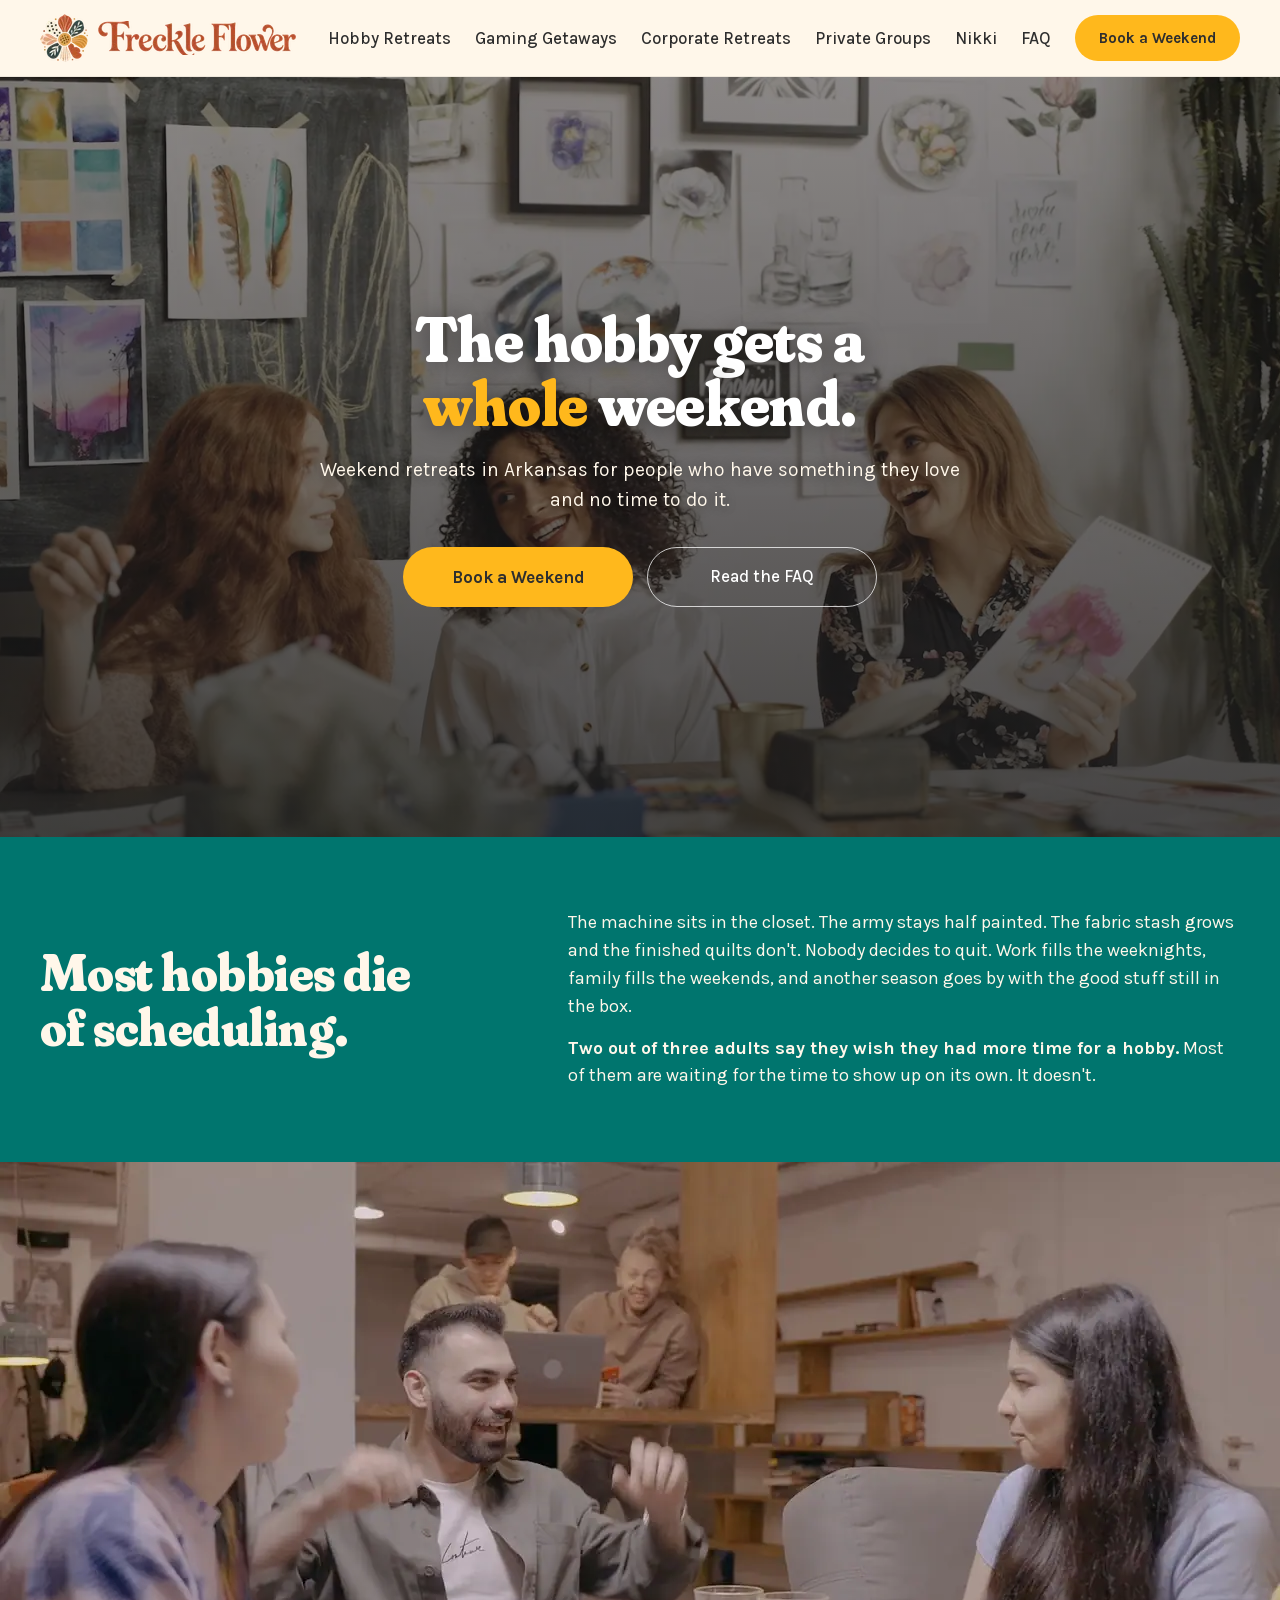
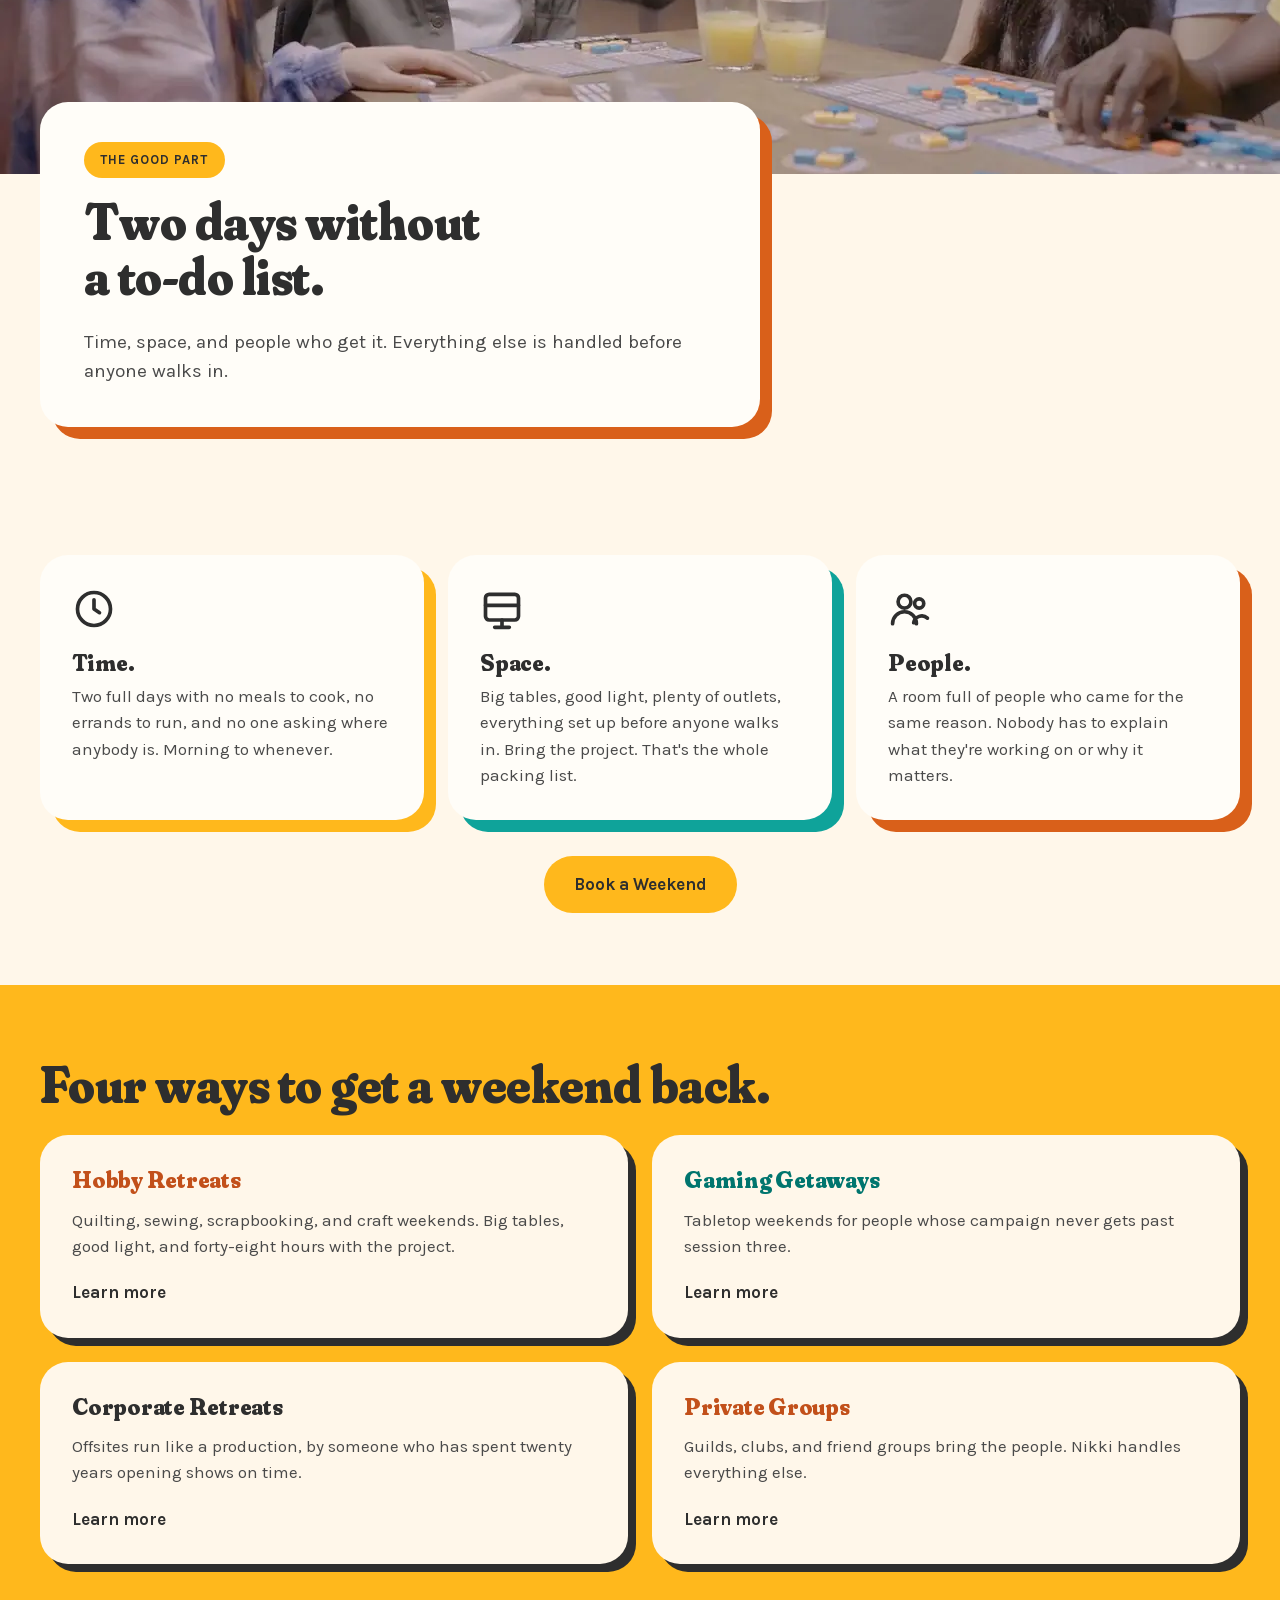
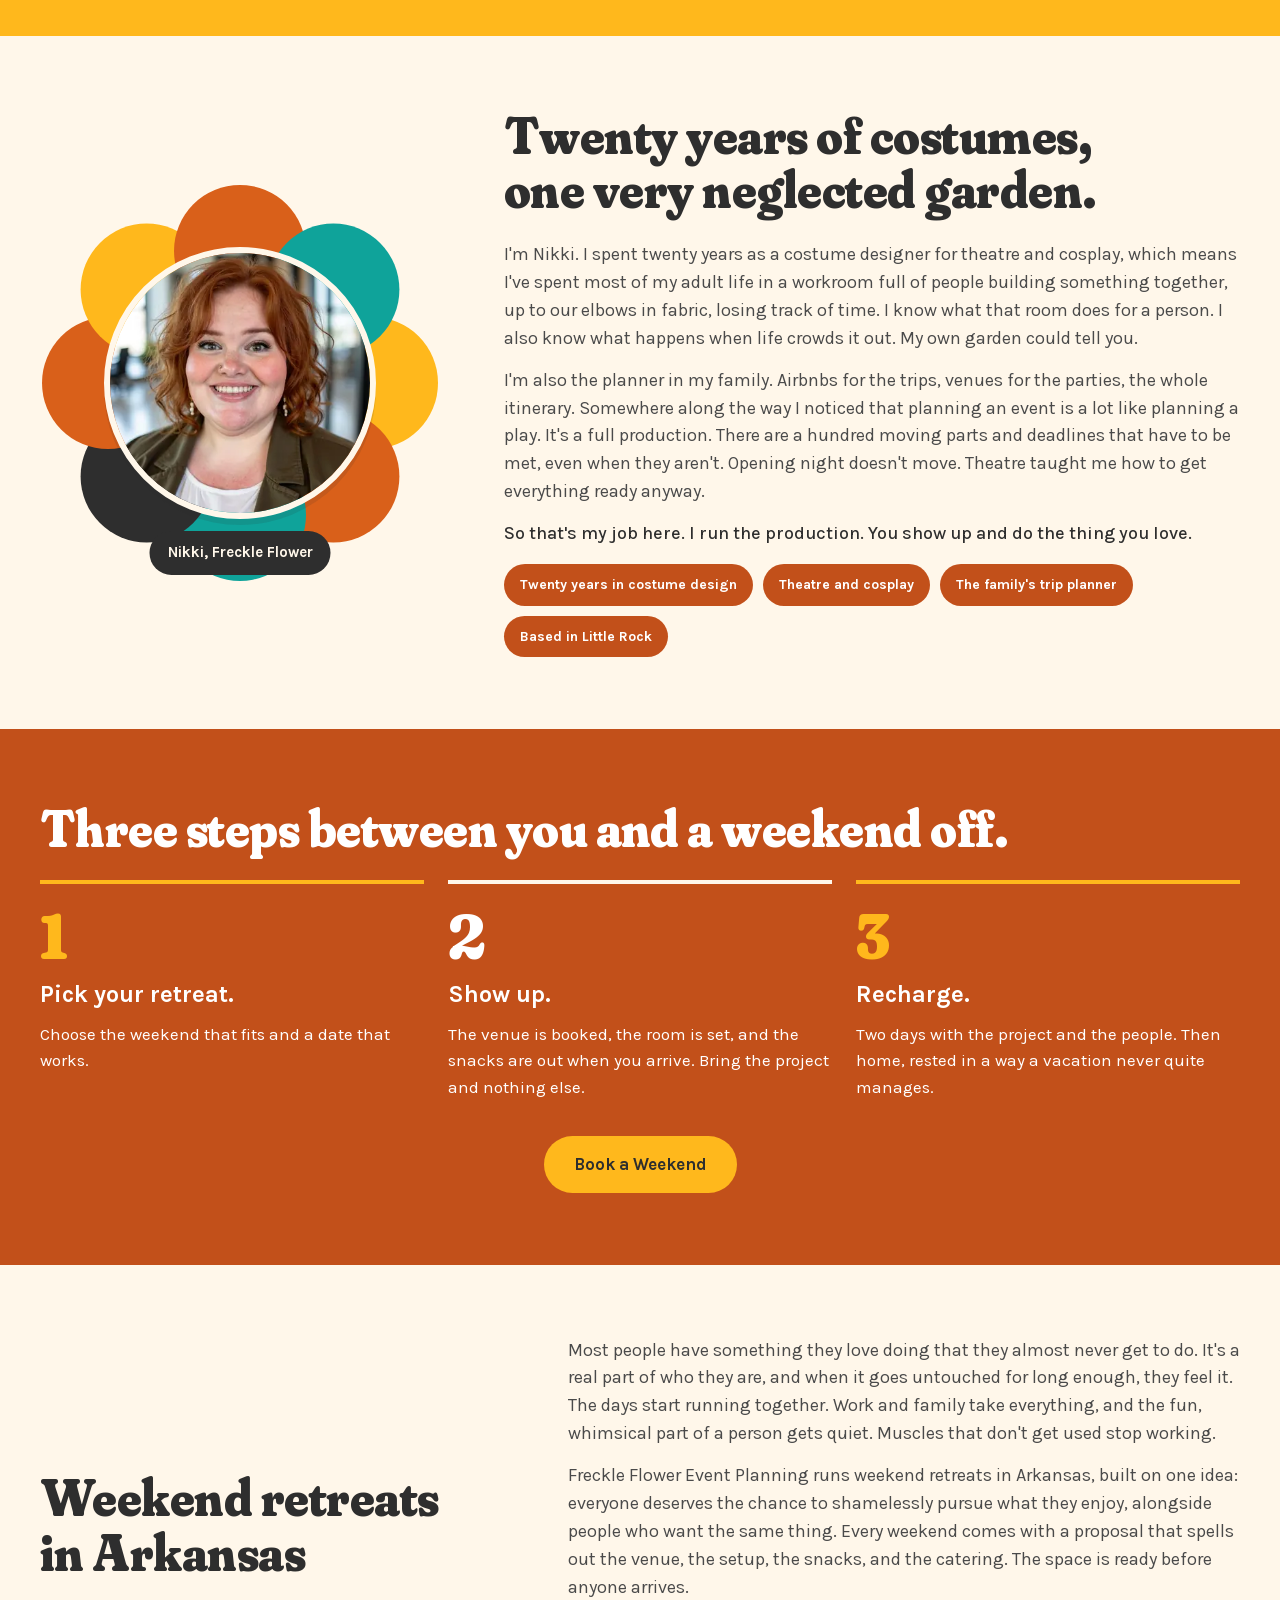
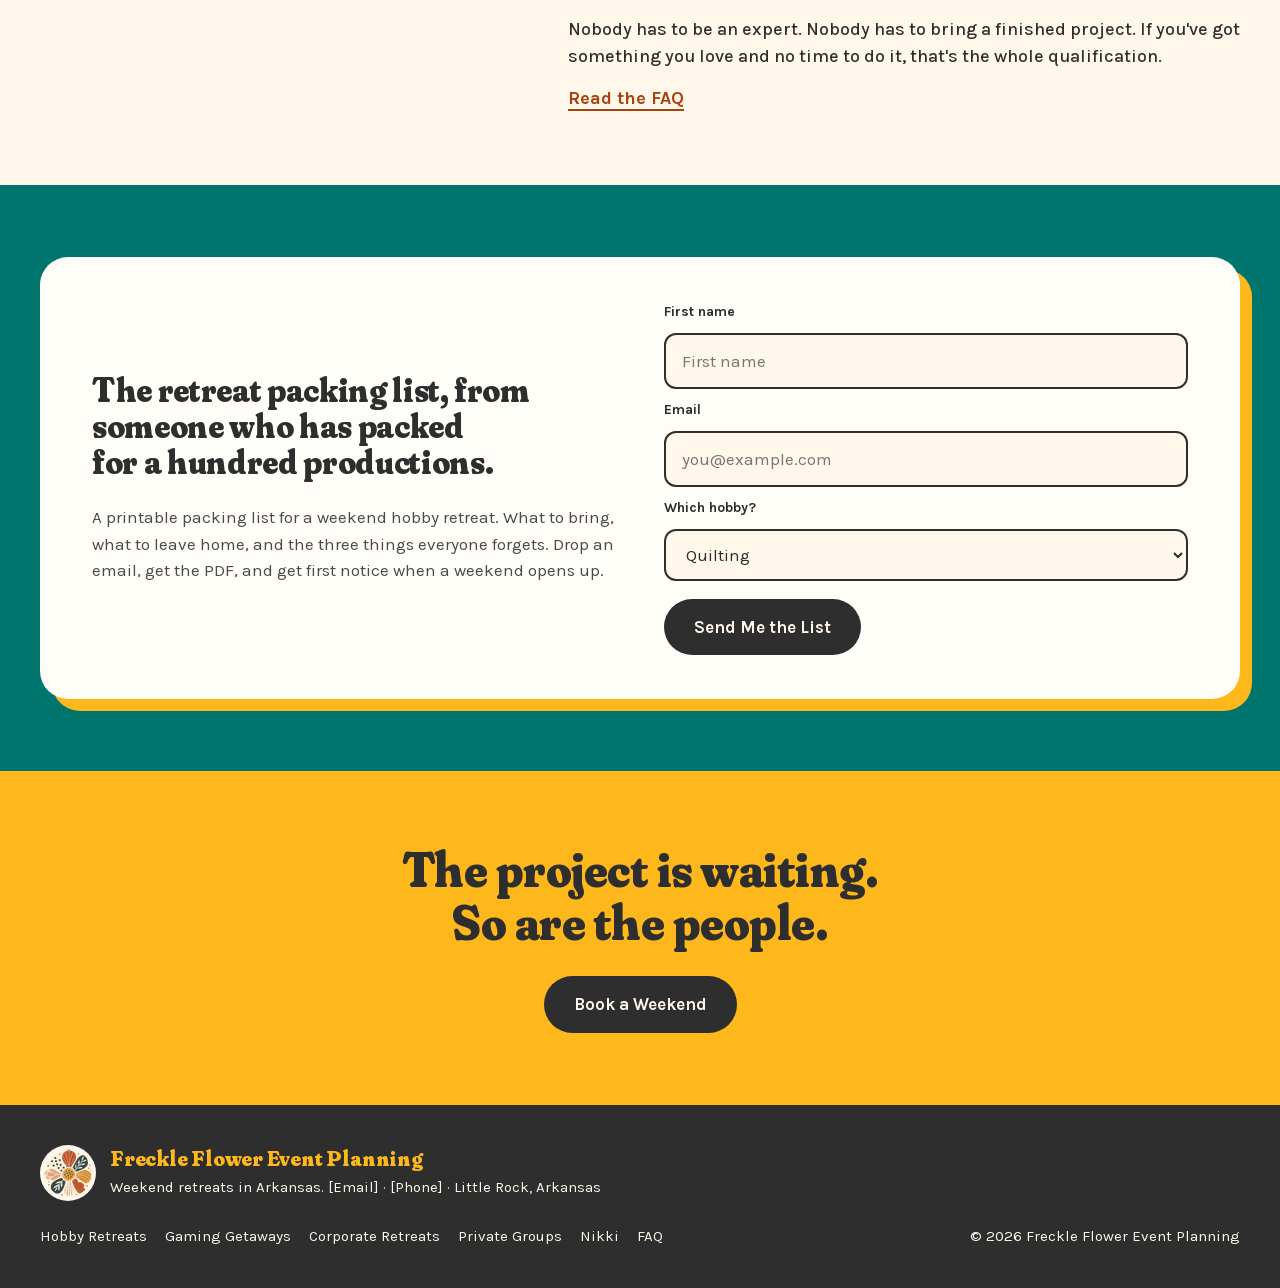
<file: public/index.html>
<!doctype html>
<html lang="en">
<head>
<meta charset="utf-8">
<meta name="viewport" content="width=device-width, initial-scale=1">
<title>Freckle Flower Event Planning | Weekend Retreats in Arkansas</title>
<meta name="description" content="Weekend retreats in Arkansas for people who have something they love and no time to do it. Hobby, gaming, corporate, and private group weekends. Books at five.">
<meta name="theme-color" content="#FFF7EA">
<link rel="icon" href="favicon-48.png" sizes="48x48" type="image/png">
<link rel="icon" href="favicon-32.png" sizes="32x32" type="image/png">
<link rel="apple-touch-icon" href="apple-touch-icon.png">
<link rel="preload" as="image" imagesrcset="assets/img/craft-friends-480.webp 480w, assets/img/craft-friends-800.webp 800w, assets/img/craft-friends-1200.webp 1200w, assets/img/craft-friends-1600.webp 1600w, assets/img/craft-friends-1920.webp 1920w" imagesizes="100vw" fetchpriority="high">
<link rel="preload" href="assets/fonts/fraunces-800.woff2" as="font" type="font/woff2" crossorigin>
<link rel="preload" href="assets/fonts/karla-latin.woff2" as="font" type="font/woff2" crossorigin>
<style>@font-face{font-family:'Fraunces';font-style:normal;font-weight:800;font-display:swap;src:url(assets/fonts/fraunces-800.woff2) format('woff2')}
@font-face{font-family:'Karla';font-style:normal;font-weight:400 800;font-display:swap;src:url(assets/fonts/karla-latin.woff2) format('woff2')}
:root{--terracotta:#D9601A;--terracotta-deep:#C2501A;--cream:#FFF7EA;--cream-light:#FFFDF8;--marigold:#FFB81C;--teal:#0FA39A;--teal-deep:#00756E;--charcoal:#2E2E2E;--muted:#4A4A4A;--ink:var(--charcoal);--rust:var(--terracotta-deep);--rust-text:#A8410F;--on-terracotta:#FFFFFF;--card:var(--cream-light)}
*{box-sizing:border-box}
html{scroll-behavior:smooth}
body{margin:0;background:var(--cream);color:var(--ink);font-family:Karla,Arial,Helvetica,sans-serif;font-size:17px;line-height:1.55}
img,video{max-width:100%;display:block}
img{height:auto}
a{color:var(--rust-text)}
.display{font-family:Fraunces,'Times New Roman',Times,serif;font-variation-settings:"SOFT" 100,"WONK" 1;letter-spacing:-.01em;font-weight:800;line-height:1.05}
h1,h2,h3{margin:0}
h2.display{font-size:clamp(30px,4.4vw,52px);margin-bottom:24px;text-wrap:balance}
h3.display{font-size:24px;margin-bottom:8px}
p{margin:0 0 14px}
p:last-child{margin-bottom:0}
.wrap{width:min(1200px,100% - 32px);margin-inline:auto}
.text-rust{color:var(--terracotta-deep)}.text-teal{color:var(--teal-deep)}.text-charcoal{color:var(--charcoal)}
.lead{font-size:19px;color:var(--muted)}
.prose{color:var(--muted);font-size:18px}
.prose .strong,.strong{color:var(--ink);font-weight:500}
.prose h2{color:var(--ink)}
.eyebrow{display:inline-block;background:var(--marigold);color:var(--charcoal);border-radius:999px;padding:8px 16px;font-size:13px;font-weight:700;letter-spacing:.08em;text-transform:uppercase;margin-bottom:16px}


/* nav */
.nav{background:var(--cream);position:sticky;top:0;z-index:20;border-bottom:1px solid rgba(46,46,46,.08)}
.nav-inner{display:flex;align-items:center;justify-content:space-between;min-height:76px;gap:16px}
.brand{display:flex;align-items:center;gap:10px;text-decoration:none;flex:0 0 auto}
.brand-flower{width:48px;height:48px}
.brand-word{width:198px;height:34px}
@media (max-width:380px){.brand-flower{width:40px;height:40px}.brand-word{width:163px;height:28px}}
.menu ul{list-style:none;margin:0;padding:0;display:flex;gap:24px;align-items:center;font-weight:500}
.menu a{color:var(--ink);text-decoration:none}
.menu a.active{border-bottom:2px solid var(--rust-text);padding-bottom:2px}
.nav-toggle{display:none;background:none;border:0;width:44px;height:44px;padding:8px;cursor:pointer;flex-direction:column;justify-content:center;gap:6px}
.nav-toggle span{display:block;height:3px;background:var(--ink);border-radius:2px}
@media (max-width:1100px){
  .nav-toggle{display:flex}
  .menu{display:none;position:absolute;left:0;right:0;top:100%;background:var(--cream);border-bottom:1px solid rgba(46,46,46,.1);padding:12px 16px 20px}
  .menu.open{display:block}
  .menu ul{flex-direction:column;align-items:flex-start;gap:14px}
  .menu ul li{width:100%}.menu a{display:block;padding:8px 0;font-size:18px}
}

/* buttons */
.btn{display:inline-block;padding:16px 28px;border-radius:999px;font-weight:700;font-size:17px;text-decoration:none;color:var(--ink);border:2px solid transparent;cursor:pointer;font-family:inherit;line-height:1.2}
.btn-accent{background:var(--marigold)}
.btn-secondary{background:transparent;border:1.5px solid rgba(46,46,46,.55);font-weight:500}
.btn-ink{background:var(--ink);color:var(--cream)}
.c-marigold{background:var(--marigold)}.c-ink{background:var(--ink);color:var(--cream)}.c-teal{background:var(--teal-deep);color:var(--cream)}.c-terracotta{background:var(--terracotta-deep);color:var(--on-terracotta)}
.menu .btn{padding:12px 22px;font-size:15px}
.btn-row{display:flex;gap:14px;flex-wrap:wrap;margin-top:8px}
.link{font-weight:700;text-decoration:none;color:var(--rust-text);border-bottom:2px solid var(--rust-text)}

/* hero */
.page-title{font-size:clamp(36px,5.5vw,64px);line-height:1;margin-bottom:16px}
@media (max-width:900px){
  .eyebrow{font-size:12px;letter-spacing:.06em;border-radius:14px;padding:7px 12px}
}

/* cards */
.card{background:var(--card);border-radius:28px;padding:32px;color:var(--ink)}
.card p{color:var(--muted)}
.card svg{color:var(--ink);margin-bottom:12px}
.shadow-marigold{box-shadow:12px 12px 0 var(--marigold)}
.shadow-terracotta{box-shadow:12px 12px 0 var(--terracotta)}
.shadow-teal{box-shadow:12px 12px 0 var(--teal)}

.shadow-ink{box-shadow:8px 8px 0 var(--ink)}
.card-link{text-decoration:none;background:var(--cream);display:flex;flex-direction:column;gap:6px}
.card-link .more{font-weight:700;margin-top:auto}

/* sections */
.band{padding:72px 0}
.band-teal{background:var(--teal-deep);color:var(--cream)}.band-terracotta{background:var(--terracotta-deep);color:var(--on-terracotta)}
.band-teal .display,.band-teal .prose,.band-teal .prose .strong,.band-teal h2.text-rust{color:var(--cream)}
.band-terracotta .display,.band-terracotta .prose,.band-terracotta .prose .strong,.band-terracotta .step p,.band-terracotta .step h3{color:var(--on-terracotta)}
.band-teal .card .display,.band-terracotta .card .display{color:var(--charcoal)}.band-marigold{background:var(--marigold)}
.two-col{display:grid;grid-template-columns:minmax(0,5fr) minmax(0,7fr);gap:48px;align-items:center}
.two-col h2{margin-bottom:0}
.grid{display:grid;gap:24px}
.grid-3{grid-template-columns:repeat(3,minmax(0,1fr))}
.grid-2{grid-template-columns:repeat(2,minmax(0,1fr))}
@media (max-width:900px){.two-col{grid-template-columns:1fr;gap:20px}.grid-3{grid-template-columns:1fr}.grid-2{grid-template-columns:1fr}.band{padding:56px 0}}
.band .btn-row{margin-top:36px;justify-content:center}
.cta-inner{display:flex;flex-direction:column;align-items:center;text-align:center;gap:28px}
.cta-inner h2{margin:0;max-width:820px;font-size:clamp(30px,4.2vw,50px);text-wrap:balance}

/* group video band: video on top, card overlapping its bottom edge */
.party{position:relative;padding:0 0 56px;background:var(--cream)}
.party-media{position:relative;width:100%;height:min(68vh,640px);min-height:320px;overflow:hidden;background:var(--cream)}
.party-poster,.party-video{position:absolute;inset:0;width:100%;height:100%;max-width:none;object-fit:cover;object-position:center 30%}
.party-video{opacity:0;transition:opacity .9s ease}
.party-video.is-on{opacity:1}
.party-card{position:relative;margin-top:-72px;max-width:720px;background:var(--card);padding:40px 44px}
@media (max-width:900px){.party{padding-bottom:44px}.party-media{height:auto;min-height:0;aspect-ratio:4/3}.party-card{margin-top:-44px;max-width:none}}
@media (min-width:600px) and (max-width:900px){.party-media{aspect-ratio:16/9}}

/* guide: Nikki at the center of a flower */
.guide{display:grid;grid-template-columns:400px minmax(0,1fr);gap:64px;align-items:center}
.guide-photo{position:relative;width:100%;max-width:400px;aspect-ratio:1/1;margin:0 auto}
.guide-photo .petals{position:absolute;inset:0;width:100%;height:100%}
.guide-photo img{position:absolute;left:16%;top:16%;width:68%;height:68%;max-width:none;object-fit:cover;object-position:46% 28%;border-radius:50%;border:6px solid var(--cream);box-shadow:0 6px 0 rgba(46,46,46,.12)}
.badge{position:absolute;left:50%;bottom:2%;translate:-50% 0;white-space:nowrap;background:var(--ink);color:var(--cream);border-radius:999px;padding:10px 18px;font-weight:700;font-size:15px}
.pills{display:flex;gap:10px;flex-wrap:wrap;margin-top:16px}
.pills span{background:var(--terracotta-deep);color:var(--on-terracotta)!important;border-radius:999px;padding:10px 16px;font-size:14px;font-weight:700;color:var(--rust-text)}
@media (max-width:900px){.guide{grid-template-columns:1fr;gap:28px}.guide-photo{max-width:340px}}

/* steps */
.steps .step{border-top:4px solid var(--marigold);padding-top:20px}
.step-cream{border-top-color:var(--cream)!important}
.band-terracotta .num.text-marigold{color:var(--marigold)}
.step .num{font-size:64px;line-height:1;margin-bottom:8px}
.step h3{font-size:24px;margin-bottom:8px}
.step p{color:var(--muted)}

/* lead form */
.lead-card{display:grid;grid-template-columns:minmax(0,1fr) minmax(0,1fr);gap:48px;align-items:center;padding:44px 52px}
.lead-card h2{font-size:clamp(26px,3vw,34px)}
.form{display:flex;flex-direction:column;gap:10px}
.form label{font-size:14px;font-weight:700}
.form input,.form select{font:inherit;padding:13px 16px;border-radius:12px;border:2px solid var(--ink);background:var(--cream);color:var(--ink);width:100%}
.form .btn{align-self:flex-start;margin-top:8px}
@media (max-width:900px){.lead-card{grid-template-columns:1fr;gap:24px;padding:28px}}

/* faq */
.faq-grid{display:grid;grid-template-columns:repeat(2,minmax(0,1fr));gap:16px}
.faq{background:var(--card);border:2px solid var(--ink);border-radius:20px;padding:0}
.faq summary{cursor:pointer;padding:20px 24px;font-weight:700;font-size:18px;list-style:none;display:flex;justify-content:space-between;gap:16px}
.faq summary::-webkit-details-marker{display:none}
.faq summary::after{content:"+";font-size:24px;line-height:1;color:var(--rust-text);flex:0 0 auto}
.faq[open] summary::after{content:"\2013"}
.faq p{padding:0 24px 22px;color:var(--muted);margin:0}
.faq-img{width:100%;height:clamp(200px,40vw,380px);object-fit:cover;border-radius:32px;margin-bottom:28px}
@media (max-width:900px){.faq-grid{grid-template-columns:1fr}}

/* footer */
.footer{background:var(--ink);color:var(--cream);padding:40px 0;font-size:15px}
.footer-inner{display:flex;justify-content:space-between;align-items:center;gap:24px;flex-wrap:wrap}
.footer-id{display:flex;align-items:center;gap:14px}
.footer-flower{width:56px;height:56px;flex:0 0 auto;padding:4px;background:var(--cream);border-radius:50%}
.footer-brand{font-size:22px;color:var(--marigold);margin-bottom:6px}
.footer-links{display:flex;gap:18px;flex-wrap:wrap}
.footer-links a{color:var(--cream);text-decoration:none}

/* phone refinements */
.jump{display:flex;gap:12px;flex-wrap:wrap;margin-top:8px}
@media (max-width:640px){
  .party-card{padding:26px 24px}
  .jump{display:grid;grid-template-columns:1fr 1fr;gap:10px}
  .jump .btn{padding:14px 8px;font-size:15px;text-align:center}
  .cta-inner .btn{width:100%;max-width:360px;text-align:center}
  .cta-inner{gap:20px}
}

/* phone hero: one full-width button, secondary as a text link (kept last so it wins) */


/* hero: full-bleed photo, darkened, centered copy, stacked buttons */
.hero{position:relative;isolation:isolate;display:flex;align-items:center;justify-content:center;text-align:center;min-height:min(86vh,760px);padding:64px 0;background:var(--ink);color:#fff;overflow:hidden}
.hero-img{position:absolute;inset:0;z-index:-2;width:100%;height:100%;object-fit:cover}
.hero::before{content:"";position:absolute;inset:0;z-index:-1;background:linear-gradient(180deg,rgba(30,30,30,.45) 0%,rgba(30,30,30,.62) 55%,rgba(30,30,30,.8) 100%)}
.hero > .wrap{width:min(860px,100% - 32px)}
.hero-card{background:none;padding:0;box-shadow:none;border-radius:0;display:flex;flex-direction:column;align-items:center}
.hero-title{font-size:clamp(38px,5vw,72px);line-height:1;color:#fff;margin:0 0 20px;text-wrap:balance;text-shadow:0 2px 24px rgba(0,0,0,.4)}
.hero-title .text-rust{color:var(--marigold)}
.hero .lead{color:var(--cream);font-size:clamp(18px,1.5vw,22px);max-width:34em;margin:0 0 32px;text-shadow:0 1px 12px rgba(0,0,0,.4)}
.hero .btn-row{margin:0;justify-content:center;gap:14px}
.hero .btn{min-width:230px;text-align:center;padding:18px 30px}
.hero .btn-secondary{color:#fff;border-color:rgba(255,255,255,.75)}
@media (max-width:900px){
  .hero{min-height:min(78vh,640px);padding:48px 0}
  .hero .btn-row{flex-direction:column;align-items:stretch;width:100%;max-width:360px;gap:12px}
  .hero .btn-secondary{border:0;text-decoration:underline;text-underline-offset:4px;padding:10px 0}
}
</style>
<script type="application/ld+json">{"@context":"https://schema.org","@type":"LocalBusiness","name":"Freckle Flower Event Planning","description":"Weekend retreats in Arkansas for hobby groups, gamers, companies, and private groups, planned by Nikki out of Little Rock.","address":{"@type":"PostalAddress","addressLocality":"Little Rock","addressRegion":"AR","addressCountry":"US"},"areaServed":{"@type":"State","name":"Arkansas"},"founder":{"@type":"Person","name":"Nikki"}}</script>
</head>
<body>
<header class="nav">
<div class="wrap nav-inner">
<a class="brand" href="index.html" aria-label="Freckle Flower Event Planning, home"><img class="brand-flower" src="assets/img/brand/flower-96.webp" srcset="assets/img/brand/flower-48.webp 1x, assets/img/brand/flower-96.webp 2x, assets/img/brand/flower-144.webp 3x" width="48" height="48" alt=""><img class="brand-word" src="assets/img/brand/wordmark-68.webp" srcset="assets/img/brand/wordmark-34.webp 1x, assets/img/brand/wordmark-68.webp 2x, assets/img/brand/wordmark-102.webp 3x" width="198" height="34" alt="Freckle Flower"></a>
<button class="nav-toggle" aria-expanded="false" aria-controls="menu" aria-label="Menu"><span></span><span></span><span></span></button>
<nav id="menu" class="menu"><ul><li><a href="hobby-retreats.html">Hobby Retreats</a></li><li><a href="gaming-getaways.html">Gaming Getaways</a></li><li><a href="corporate-retreats.html">Corporate Retreats</a></li><li><a href="private-groups.html">Private Groups</a></li><li><a href="index.html#nikki">Nikki</a></li><li><a href="faq.html">FAQ</a></li><li><a class="btn btn-accent" href="index.html#book">Book a Weekend</a></li></ul></nav>
</div>
</header>
<main>
<section class="hero">
<img class="hero-img" src="assets/img/craft-friends-1920.webp" srcset="assets/img/craft-friends-480.webp 480w, assets/img/craft-friends-800.webp 800w, assets/img/craft-friends-1200.webp 1200w, assets/img/craft-friends-1600.webp 1600w, assets/img/craft-friends-1920.webp 1920w" sizes="100vw" width="1600" height="900" alt="Three friends laughing at a craft table covered in watercolor supplies, one holding up her painting" fetchpriority="high" decoding="async" style="object-position: center 32%">
<div class="wrap"><div class="card hero-card shadow-ink">
<h1 class="display hero-title">The hobby gets a <span class="text-rust">whole</span> weekend.</h1>
<p class="lead">Weekend retreats in Arkansas for people who have something they love and no time to do it.</p>
<div class="btn-row"><a class="btn btn-accent" href="#book">Book a Weekend</a><a class="btn btn-secondary" href="faq.html">Read the FAQ</a></div>
</div></div>
</section>
<section class="band band-teal"><div class="wrap two-col">
<h2 class="display text-rust">Most hobbies die of scheduling.</h2><div class="prose"><p>The machine sits in the closet. The army stays half painted. The fabric stash grows and the finished quilts don't. Nobody decides to quit. Work fills the weeknights, family fills the weekends, and another season goes by with the good stuff still in the box.</p><p><strong>Two out of three adults say they wish they had more time for a hobby.</strong> Most of them are waiting for the time to show up on its own. It doesn't.</p></div>
</div></section>
<section class="party">
<div class="party-media" aria-hidden="true">
<img class="party-poster" src="assets/img/group-poster-1280.webp" srcset="assets/img/group-poster-800.webp 800w, assets/img/group-poster-1280.webp 1280w" sizes="100vw" width="1280" height="720" alt="" loading="lazy" decoding="async">
<video class="party-video" muted playsinline preload="none" data-src="assets/group-720.mp4" data-src-small="assets/group-540.mp4"></video>
<video class="party-video" muted playsinline preload="none" data-src="assets/craft-720.mp4" data-src-small="assets/craft-540.mp4"></video>
</div>
<div class="wrap"><div class="card party-card shadow-terracotta">
<span class="eyebrow">The good part</span>
<h2 class="display">Two days without a to-do list.</h2>
<p class="lead">Time, space, and people who get it. Everything else is handled before anyone walks in.</p>
</div></div>
</section>
<section class="band"><div class="wrap">
<div class="grid grid-3">
<div class="card shadow-marigold"><svg width="44" height="44" viewBox="0 0 24 24" fill="none" stroke="currentColor" stroke-width="2" stroke-linecap="round" stroke-linejoin="round" aria-hidden="true"><circle cx="12" cy="12" r="9"/><path d="M12 7v5l3 2"/></svg><h3 class="display">Time.</h3><p>Two full days with no meals to cook, no errands to run, and no one asking where anybody is. Morning to whenever.</p></div>
<div class="card shadow-teal"><svg width="44" height="44" viewBox="0 0 24 24" fill="none" stroke="currentColor" stroke-width="2" stroke-linecap="round" stroke-linejoin="round" aria-hidden="true"><rect x="3" y="4" width="18" height="14" rx="2"/><path d="M3 10h18M8 22h8M12 18v4"/></svg><h3 class="display">Space.</h3><p>Big tables, good light, plenty of outlets, everything set up before anyone walks in. Bring the project. That's the whole packing list.</p></div>
<div class="card shadow-terracotta"><svg width="44" height="44" viewBox="0 0 24 24" fill="none" stroke="currentColor" stroke-width="2" stroke-linecap="round" stroke-linejoin="round" aria-hidden="true"><circle cx="9" cy="8" r="3.5"/><circle cx="17" cy="9" r="2.5"/><path d="M2.5 20a6.5 6.5 0 0 1 13 0M14 19.5a4.5 4.5 0 0 1 7.5-2.5"/></svg><h3 class="display">People.</h3><p>A room full of people who came for the same reason. Nobody has to explain what they're working on or why it matters.</p></div>
</div>
<p class="btn-row"><a class="btn btn-accent" href="#book">Book a Weekend</a></p>
</div></section>
<section class="band band-marigold"><div class="wrap">
<h2 class="display">Four ways to get a weekend back.</h2>
<div class="grid grid-2">
<a class="card card-link shadow-ink" href="hobby-retreats.html"><h3 class="display text-rust">Hobby Retreats</h3><p>Quilting, sewing, scrapbooking, and craft weekends. Big tables, good light, and forty-eight hours with the project.</p><span class="more">Learn more</span></a>
<a class="card card-link shadow-ink" href="gaming-getaways.html"><h3 class="display text-teal">Gaming Getaways</h3><p>Tabletop weekends for people whose campaign never gets past session three.</p><span class="more">Learn more</span></a>
<a class="card card-link shadow-ink" href="corporate-retreats.html"><h3 class="display text-charcoal">Corporate Retreats</h3><p>Offsites run like a production, by someone who has spent twenty years opening shows on time.</p><span class="more">Learn more</span></a>
<a class="card card-link shadow-ink" href="private-groups.html"><h3 class="display text-rust">Private Groups</h3><p>Guilds, clubs, and friend groups bring the people. Nikki handles everything else.</p><span class="more">Learn more</span></a>
</div>
</div></section>
<section id="nikki" class="band"><div class="wrap guide">
<div class="guide-photo"><svg class="petals" viewBox="0 0 200 200" aria-hidden="true"><circle cx="166.0" cy="100.0" r="33" fill="#FFB81C"/><circle cx="146.7" cy="146.7" r="33" fill="#D9601A"/><circle cx="100.0" cy="166.0" r="33" fill="#0FA39A"/><circle cx="53.3" cy="146.7" r="33" fill="#2E2E2E"/><circle cx="34.0" cy="100.0" r="33" fill="#D9601A"/><circle cx="53.3" cy="53.3" r="33" fill="#FFB81C"/><circle cx="100.0" cy="34.0" r="33" fill="#D9601A"/><circle cx="146.7" cy="53.3" r="33" fill="#0FA39A"/></svg><img class="" src="assets/img/nikki-headshot-760.webp" srcset="assets/img/nikki-headshot-380.webp 380w, assets/img/nikki-headshot-760.webp 760w" sizes="(max-width: 900px) 230px, 270px" width="1024" height="1024" alt="Nikki, smiling, red curly hair, olive jacket" loading="lazy" decoding="async"><span class="badge">Nikki, Freckle Flower</span></div>
<div class="prose">
<h2 class="display">Twenty years of costumes, one very neglected garden.</h2>
<p>I'm Nikki. I spent twenty years as a costume designer for theatre and cosplay, which means I've spent most of my adult life in a workroom full of people building something together, up to our elbows in fabric, losing track of time. I know what that room does for a person. I also know what happens when life crowds it out. My own garden could tell you.</p>
<p>I'm also the planner in my family. Airbnbs for the trips, venues for the parties, the whole itinerary. Somewhere along the way I noticed that planning an event is a lot like planning a play. It's a full production. There are a hundred moving parts and deadlines that have to be met, even when they aren't. Opening night doesn't move. Theatre taught me how to get everything ready anyway.</p>
<p class="strong">So that's my job here. I run the production. You show up and do the thing you love.</p>
<div class="pills"><span>Twenty years in costume design</span><span>Theatre and cosplay</span><span>The family's trip planner</span><span>Based in Little Rock</span></div>
</div>
</div></section>
<section class="band band-terracotta"><div class="wrap">
<h2 class="display">Three steps between you and a weekend off.</h2>
<div class="grid grid-3 steps">
<div class="step step-marigold"><div class="display num text-marigold">1</div><h3>Pick your retreat.</h3><p>Choose the weekend that fits and a date that works.</p></div>
<div class="step step-cream"><div class="display num">2</div><h3>Show up.</h3><p>The venue is booked, the room is set, and the snacks are out when you arrive. Bring the project and nothing else.</p></div>
<div class="step step-marigold"><div class="display num text-marigold">3</div><h3>Recharge.</h3><p>Two days with the project and the people. Then home, rested in a way a vacation never quite manages.</p></div>
</div>
<p class="btn-row"><a class="btn btn-accent" href="#book">Book a Weekend</a></p>
</div></section>
<section class="band"><div class="wrap two-col">
<h2 class="display">Weekend retreats in Arkansas</h2>
<div class="prose">
<p>Most people have something they love doing that they almost never get to do. It's a real part of who they are, and when it goes untouched for long enough, they feel it. The days start running together. Work and family take everything, and the fun, whimsical part of a person gets quiet. Muscles that don't get used stop working.</p>
<p>Freckle Flower Event Planning runs weekend retreats in Arkansas, built on one idea: everyone deserves the chance to shamelessly pursue what they enjoy, alongside people who want the same thing. Every weekend comes with a proposal that spells out the venue, the setup, the snacks, and the catering. The space is ready before anyone arrives.</p>
<p class="strong">Nobody has to be an expert. Nobody has to bring a finished project. If you've got something you love and no time to do it, that's the whole qualification.</p>
<p><a class="link" href="faq.html">Read the FAQ</a></p>
</div>
</div></section>
<section class="band band-teal"><div class="wrap"><div class="card lead-card shadow-marigold">
<div>
<h2 class="display">The retreat packing list, from someone who has packed for a hundred productions.</h2>
<p>A printable packing list for a weekend hobby retreat. What to bring, what to leave home, and the three things everyone forgets. Drop an email, get the PDF, and get first notice when a weekend opens up.</p>
</div>
<form class="form" action="https://formspree.io/f/REPLACE_ME" method="POST">
<label for="fn">First name</label><input id="fn" name="name" type="text" placeholder="First name" required>
<label for="em">Email</label><input id="em" name="email" type="email" placeholder="you@example.com" required>
<label for="hb">Which hobby?</label><select id="hb" name="hobby"><option>Quilting</option><option>Sewing</option><option>Scrapbooking</option><option>Tabletop gaming</option><option>Something else</option></select>
<button class="btn btn-ink" type="submit">Send Me the List</button>
</form>
</div></div></section>
<section id="book" class="band band-marigold"><div class="wrap cta-inner">
<h2 class="display">The project is waiting. So are the people.</h2><a class="btn btn-ink" href="mailto:[Email]?subject=Booking%20a%20weekend">Book a Weekend</a>
</div></section>
</main>
<footer class="footer">
<div class="wrap footer-inner">
<div class="footer-id"><img class="footer-flower" src="assets/img/brand/flower-96.webp" srcset="assets/img/brand/flower-48.webp 1x, assets/img/brand/flower-96.webp 2x" width="56" height="56" alt="" loading="lazy" decoding="async"><div><div class="display footer-brand">Freckle Flower Event Planning</div><div>Weekend retreats in Arkansas. [Email] · [Phone] · Little Rock, Arkansas</div></div></div>
<nav class="footer-links"><a href="hobby-retreats.html">Hobby Retreats</a><a href="gaming-getaways.html">Gaming Getaways</a><a href="corporate-retreats.html">Corporate Retreats</a><a href="private-groups.html">Private Groups</a><a href="index.html#nikki">Nikki</a><a href="faq.html">FAQ</a></nav>
<div>© 2026 Freckle Flower Event Planning</div>
</div>
</footer>
<script src="script.js"></script>
</body>
</html>
</file>
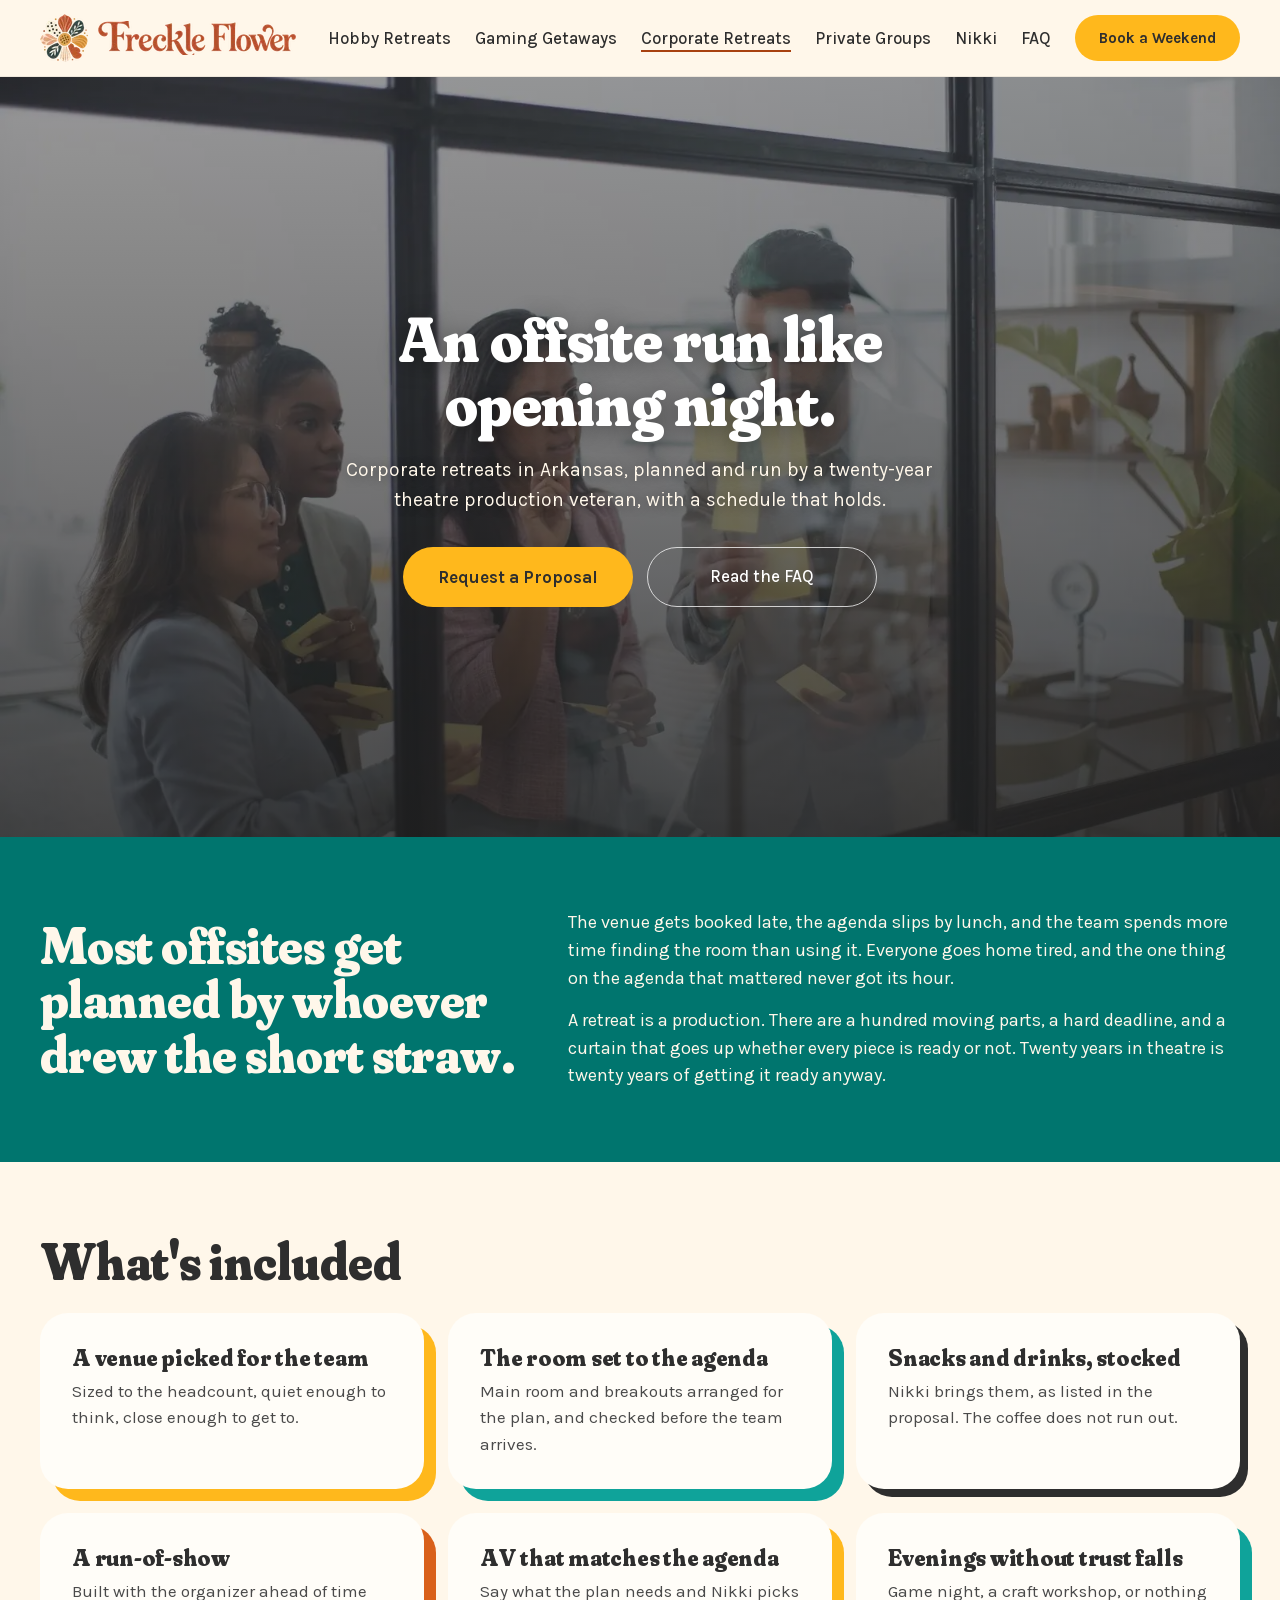
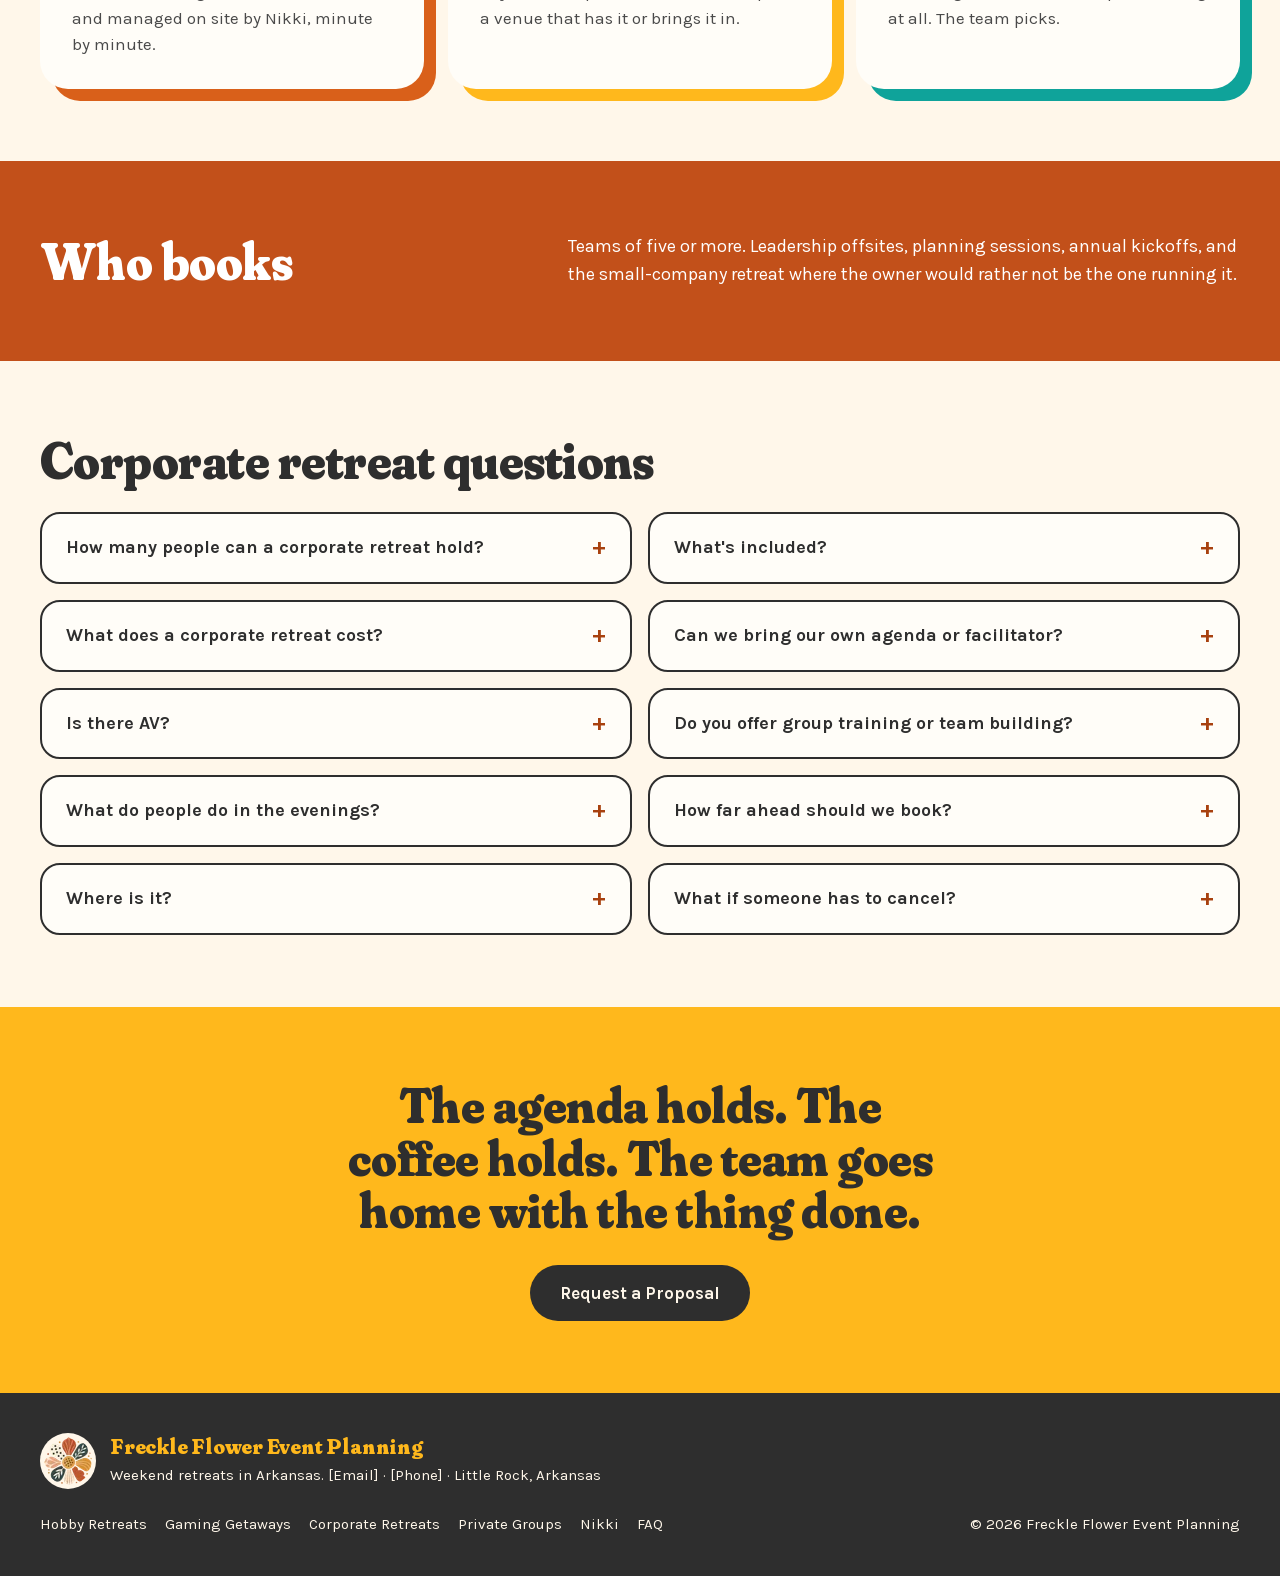
<file: public/corporate-retreats.html>
<!doctype html>
<html lang="en">
<head>
<meta charset="utf-8">
<meta name="viewport" content="width=device-width, initial-scale=1">
<title>Corporate Retreats in Arkansas | Freckle Flower Event Planning</title>
<meta name="description" content="Corporate retreats in Arkansas planned and run by a twenty-year theatre production veteran. A venue that fits the team, a room set to the agenda, and a schedule that holds.">
<meta name="theme-color" content="#FFF7EA">
<link rel="icon" href="favicon-48.png" sizes="48x48" type="image/png">
<link rel="icon" href="favicon-32.png" sizes="32x32" type="image/png">
<link rel="apple-touch-icon" href="apple-touch-icon.png">
<link rel="preload" as="image" imagesrcset="assets/img/corporate-480.webp 480w, assets/img/corporate-800.webp 800w, assets/img/corporate-1200.webp 1200w, assets/img/corporate-1600.webp 1600w" imagesizes="100vw" fetchpriority="high">
<link rel="preload" href="assets/fonts/fraunces-800.woff2" as="font" type="font/woff2" crossorigin>
<link rel="preload" href="assets/fonts/karla-latin.woff2" as="font" type="font/woff2" crossorigin>
<style>@font-face{font-family:'Fraunces';font-style:normal;font-weight:800;font-display:swap;src:url(assets/fonts/fraunces-800.woff2) format('woff2')}
@font-face{font-family:'Karla';font-style:normal;font-weight:400 800;font-display:swap;src:url(assets/fonts/karla-latin.woff2) format('woff2')}
:root{--terracotta:#D9601A;--terracotta-deep:#C2501A;--cream:#FFF7EA;--cream-light:#FFFDF8;--marigold:#FFB81C;--teal:#0FA39A;--teal-deep:#00756E;--charcoal:#2E2E2E;--muted:#4A4A4A;--ink:var(--charcoal);--rust:var(--terracotta-deep);--rust-text:#A8410F;--on-terracotta:#FFFFFF;--card:var(--cream-light)}
*{box-sizing:border-box}
html{scroll-behavior:smooth}
body{margin:0;background:var(--cream);color:var(--ink);font-family:Karla,Arial,Helvetica,sans-serif;font-size:17px;line-height:1.55}
img,video{max-width:100%;display:block}
img{height:auto}
a{color:var(--rust-text)}
.display{font-family:Fraunces,'Times New Roman',Times,serif;font-variation-settings:"SOFT" 100,"WONK" 1;letter-spacing:-.01em;font-weight:800;line-height:1.05}
h1,h2,h3{margin:0}
h2.display{font-size:clamp(30px,4.4vw,52px);margin-bottom:24px;text-wrap:balance}
h3.display{font-size:24px;margin-bottom:8px}
p{margin:0 0 14px}
p:last-child{margin-bottom:0}
.wrap{width:min(1200px,100% - 32px);margin-inline:auto}
.text-rust{color:var(--terracotta-deep)}.text-teal{color:var(--teal-deep)}.text-charcoal{color:var(--charcoal)}
.lead{font-size:19px;color:var(--muted)}
.prose{color:var(--muted);font-size:18px}
.prose .strong,.strong{color:var(--ink);font-weight:500}
.prose h2{color:var(--ink)}
.eyebrow{display:inline-block;background:var(--marigold);color:var(--charcoal);border-radius:999px;padding:8px 16px;font-size:13px;font-weight:700;letter-spacing:.08em;text-transform:uppercase;margin-bottom:16px}


/* nav */
.nav{background:var(--cream);position:sticky;top:0;z-index:20;border-bottom:1px solid rgba(46,46,46,.08)}
.nav-inner{display:flex;align-items:center;justify-content:space-between;min-height:76px;gap:16px}
.brand{display:flex;align-items:center;gap:10px;text-decoration:none;flex:0 0 auto}
.brand-flower{width:48px;height:48px}
.brand-word{width:198px;height:34px}
@media (max-width:380px){.brand-flower{width:40px;height:40px}.brand-word{width:163px;height:28px}}
.menu ul{list-style:none;margin:0;padding:0;display:flex;gap:24px;align-items:center;font-weight:500}
.menu a{color:var(--ink);text-decoration:none}
.menu a.active{border-bottom:2px solid var(--rust-text);padding-bottom:2px}
.nav-toggle{display:none;background:none;border:0;width:44px;height:44px;padding:8px;cursor:pointer;flex-direction:column;justify-content:center;gap:6px}
.nav-toggle span{display:block;height:3px;background:var(--ink);border-radius:2px}
@media (max-width:1100px){
  .nav-toggle{display:flex}
  .menu{display:none;position:absolute;left:0;right:0;top:100%;background:var(--cream);border-bottom:1px solid rgba(46,46,46,.1);padding:12px 16px 20px}
  .menu.open{display:block}
  .menu ul{flex-direction:column;align-items:flex-start;gap:14px}
  .menu ul li{width:100%}.menu a{display:block;padding:8px 0;font-size:18px}
}

/* buttons */
.btn{display:inline-block;padding:16px 28px;border-radius:999px;font-weight:700;font-size:17px;text-decoration:none;color:var(--ink);border:2px solid transparent;cursor:pointer;font-family:inherit;line-height:1.2}
.btn-accent{background:var(--marigold)}
.btn-secondary{background:transparent;border:1.5px solid rgba(46,46,46,.55);font-weight:500}
.btn-ink{background:var(--ink);color:var(--cream)}
.c-marigold{background:var(--marigold)}.c-ink{background:var(--ink);color:var(--cream)}.c-teal{background:var(--teal-deep);color:var(--cream)}.c-terracotta{background:var(--terracotta-deep);color:var(--on-terracotta)}
.menu .btn{padding:12px 22px;font-size:15px}
.btn-row{display:flex;gap:14px;flex-wrap:wrap;margin-top:8px}
.link{font-weight:700;text-decoration:none;color:var(--rust-text);border-bottom:2px solid var(--rust-text)}

/* hero */
.page-title{font-size:clamp(36px,5.5vw,64px);line-height:1;margin-bottom:16px}
@media (max-width:900px){
  .eyebrow{font-size:12px;letter-spacing:.06em;border-radius:14px;padding:7px 12px}
}

/* cards */
.card{background:var(--card);border-radius:28px;padding:32px;color:var(--ink)}
.card p{color:var(--muted)}
.card svg{color:var(--ink);margin-bottom:12px}
.shadow-marigold{box-shadow:12px 12px 0 var(--marigold)}
.shadow-terracotta{box-shadow:12px 12px 0 var(--terracotta)}
.shadow-teal{box-shadow:12px 12px 0 var(--teal)}

.shadow-ink{box-shadow:8px 8px 0 var(--ink)}
.card-link{text-decoration:none;background:var(--cream);display:flex;flex-direction:column;gap:6px}
.card-link .more{font-weight:700;margin-top:auto}

/* sections */
.band{padding:72px 0}
.band-teal{background:var(--teal-deep);color:var(--cream)}.band-terracotta{background:var(--terracotta-deep);color:var(--on-terracotta)}
.band-teal .display,.band-teal .prose,.band-teal .prose .strong,.band-teal h2.text-rust{color:var(--cream)}
.band-terracotta .display,.band-terracotta .prose,.band-terracotta .prose .strong,.band-terracotta .step p,.band-terracotta .step h3{color:var(--on-terracotta)}
.band-teal .card .display,.band-terracotta .card .display{color:var(--charcoal)}.band-marigold{background:var(--marigold)}
.two-col{display:grid;grid-template-columns:minmax(0,5fr) minmax(0,7fr);gap:48px;align-items:center}
.two-col h2{margin-bottom:0}
.grid{display:grid;gap:24px}
.grid-3{grid-template-columns:repeat(3,minmax(0,1fr))}
.grid-2{grid-template-columns:repeat(2,minmax(0,1fr))}
@media (max-width:900px){.two-col{grid-template-columns:1fr;gap:20px}.grid-3{grid-template-columns:1fr}.grid-2{grid-template-columns:1fr}.band{padding:56px 0}}
.band .btn-row{margin-top:36px;justify-content:center}
.cta-inner{display:flex;flex-direction:column;align-items:center;text-align:center;gap:28px}
.cta-inner h2{margin:0;max-width:820px;font-size:clamp(30px,4.2vw,50px);text-wrap:balance}

/* group video band: video on top, card overlapping its bottom edge */
.party{position:relative;padding:0 0 56px;background:var(--cream)}
.party-media{position:relative;width:100%;height:min(68vh,640px);min-height:320px;overflow:hidden;background:var(--cream)}
.party-poster,.party-video{position:absolute;inset:0;width:100%;height:100%;max-width:none;object-fit:cover;object-position:center 30%}
.party-video{opacity:0;transition:opacity .9s ease}
.party-video.is-on{opacity:1}
.party-card{position:relative;margin-top:-72px;max-width:720px;background:var(--card);padding:40px 44px}
@media (max-width:900px){.party{padding-bottom:44px}.party-media{height:auto;min-height:0;aspect-ratio:4/3}.party-card{margin-top:-44px;max-width:none}}
@media (min-width:600px) and (max-width:900px){.party-media{aspect-ratio:16/9}}

/* guide: Nikki at the center of a flower */
.guide{display:grid;grid-template-columns:400px minmax(0,1fr);gap:64px;align-items:center}
.guide-photo{position:relative;width:100%;max-width:400px;aspect-ratio:1/1;margin:0 auto}
.guide-photo .petals{position:absolute;inset:0;width:100%;height:100%}
.guide-photo img{position:absolute;left:16%;top:16%;width:68%;height:68%;max-width:none;object-fit:cover;object-position:46% 28%;border-radius:50%;border:6px solid var(--cream);box-shadow:0 6px 0 rgba(46,46,46,.12)}
.badge{position:absolute;left:50%;bottom:2%;translate:-50% 0;white-space:nowrap;background:var(--ink);color:var(--cream);border-radius:999px;padding:10px 18px;font-weight:700;font-size:15px}
.pills{display:flex;gap:10px;flex-wrap:wrap;margin-top:16px}
.pills span{background:var(--terracotta-deep);color:var(--on-terracotta)!important;border-radius:999px;padding:10px 16px;font-size:14px;font-weight:700;color:var(--rust-text)}
@media (max-width:900px){.guide{grid-template-columns:1fr;gap:28px}.guide-photo{max-width:340px}}

/* steps */
.steps .step{border-top:4px solid var(--marigold);padding-top:20px}
.step-cream{border-top-color:var(--cream)!important}
.band-terracotta .num.text-marigold{color:var(--marigold)}
.step .num{font-size:64px;line-height:1;margin-bottom:8px}
.step h3{font-size:24px;margin-bottom:8px}
.step p{color:var(--muted)}

/* lead form */
.lead-card{display:grid;grid-template-columns:minmax(0,1fr) minmax(0,1fr);gap:48px;align-items:center;padding:44px 52px}
.lead-card h2{font-size:clamp(26px,3vw,34px)}
.form{display:flex;flex-direction:column;gap:10px}
.form label{font-size:14px;font-weight:700}
.form input,.form select{font:inherit;padding:13px 16px;border-radius:12px;border:2px solid var(--ink);background:var(--cream);color:var(--ink);width:100%}
.form .btn{align-self:flex-start;margin-top:8px}
@media (max-width:900px){.lead-card{grid-template-columns:1fr;gap:24px;padding:28px}}

/* faq */
.faq-grid{display:grid;grid-template-columns:repeat(2,minmax(0,1fr));gap:16px}
.faq{background:var(--card);border:2px solid var(--ink);border-radius:20px;padding:0}
.faq summary{cursor:pointer;padding:20px 24px;font-weight:700;font-size:18px;list-style:none;display:flex;justify-content:space-between;gap:16px}
.faq summary::-webkit-details-marker{display:none}
.faq summary::after{content:"+";font-size:24px;line-height:1;color:var(--rust-text);flex:0 0 auto}
.faq[open] summary::after{content:"\2013"}
.faq p{padding:0 24px 22px;color:var(--muted);margin:0}
.faq-img{width:100%;height:clamp(200px,40vw,380px);object-fit:cover;border-radius:32px;margin-bottom:28px}
@media (max-width:900px){.faq-grid{grid-template-columns:1fr}}

/* footer */
.footer{background:var(--ink);color:var(--cream);padding:40px 0;font-size:15px}
.footer-inner{display:flex;justify-content:space-between;align-items:center;gap:24px;flex-wrap:wrap}
.footer-id{display:flex;align-items:center;gap:14px}
.footer-flower{width:56px;height:56px;flex:0 0 auto;padding:4px;background:var(--cream);border-radius:50%}
.footer-brand{font-size:22px;color:var(--marigold);margin-bottom:6px}
.footer-links{display:flex;gap:18px;flex-wrap:wrap}
.footer-links a{color:var(--cream);text-decoration:none}

/* phone refinements */
.jump{display:flex;gap:12px;flex-wrap:wrap;margin-top:8px}
@media (max-width:640px){
  .party-card{padding:26px 24px}
  .jump{display:grid;grid-template-columns:1fr 1fr;gap:10px}
  .jump .btn{padding:14px 8px;font-size:15px;text-align:center}
  .cta-inner .btn{width:100%;max-width:360px;text-align:center}
  .cta-inner{gap:20px}
}

/* phone hero: one full-width button, secondary as a text link (kept last so it wins) */


/* hero: full-bleed photo, darkened, centered copy, stacked buttons */
.hero{position:relative;isolation:isolate;display:flex;align-items:center;justify-content:center;text-align:center;min-height:min(86vh,760px);padding:64px 0;background:var(--ink);color:#fff;overflow:hidden}
.hero-img{position:absolute;inset:0;z-index:-2;width:100%;height:100%;object-fit:cover}
.hero::before{content:"";position:absolute;inset:0;z-index:-1;background:linear-gradient(180deg,rgba(30,30,30,.45) 0%,rgba(30,30,30,.62) 55%,rgba(30,30,30,.8) 100%)}
.hero > .wrap{width:min(860px,100% - 32px)}
.hero-card{background:none;padding:0;box-shadow:none;border-radius:0;display:flex;flex-direction:column;align-items:center}
.hero-title{font-size:clamp(38px,5vw,72px);line-height:1;color:#fff;margin:0 0 20px;text-wrap:balance;text-shadow:0 2px 24px rgba(0,0,0,.4)}
.hero-title .text-rust{color:var(--marigold)}
.hero .lead{color:var(--cream);font-size:clamp(18px,1.5vw,22px);max-width:34em;margin:0 0 32px;text-shadow:0 1px 12px rgba(0,0,0,.4)}
.hero .btn-row{margin:0;justify-content:center;gap:14px}
.hero .btn{min-width:230px;text-align:center;padding:18px 30px}
.hero .btn-secondary{color:#fff;border-color:rgba(255,255,255,.75)}
@media (max-width:900px){
  .hero{min-height:min(78vh,640px);padding:48px 0}
  .hero .btn-row{flex-direction:column;align-items:stretch;width:100%;max-width:360px;gap:12px}
  .hero .btn-secondary{border:0;text-decoration:underline;text-underline-offset:4px;padding:10px 0}
}
</style>
</head>
<body>
<header class="nav">
<div class="wrap nav-inner">
<a class="brand" href="index.html" aria-label="Freckle Flower Event Planning, home"><img class="brand-flower" src="assets/img/brand/flower-96.webp" srcset="assets/img/brand/flower-48.webp 1x, assets/img/brand/flower-96.webp 2x, assets/img/brand/flower-144.webp 3x" width="48" height="48" alt=""><img class="brand-word" src="assets/img/brand/wordmark-68.webp" srcset="assets/img/brand/wordmark-34.webp 1x, assets/img/brand/wordmark-68.webp 2x, assets/img/brand/wordmark-102.webp 3x" width="198" height="34" alt="Freckle Flower"></a>
<button class="nav-toggle" aria-expanded="false" aria-controls="menu" aria-label="Menu"><span></span><span></span><span></span></button>
<nav id="menu" class="menu"><ul><li><a href="hobby-retreats.html">Hobby Retreats</a></li><li><a href="gaming-getaways.html">Gaming Getaways</a></li><li><a href="corporate-retreats.html" class=active>Corporate Retreats</a></li><li><a href="private-groups.html">Private Groups</a></li><li><a href="index.html#nikki">Nikki</a></li><li><a href="faq.html">FAQ</a></li><li><a class="btn btn-accent" href="index.html#book">Book a Weekend</a></li></ul></nav>
</div>
</header>
<main>
<section class="hero">
<img class="hero-img" src="assets/img/corporate-1600.webp" srcset="assets/img/corporate-480.webp 480w, assets/img/corporate-800.webp 800w, assets/img/corporate-1200.webp 1200w, assets/img/corporate-1600.webp 1600w" sizes="100vw" width="1600" height="1067" alt="A team of four working through sticky notes on a glass wall" fetchpriority="high" decoding="async" style="object-position: center 40%">
<div class="wrap"><div class="card hero-card shadow-ink">
<h1 class="display hero-title">An offsite run like opening night.</h1>
<p class="lead">Corporate retreats in Arkansas, planned and run by a twenty-year theatre production veteran, with a schedule that holds.</p>
<div class="btn-row"><a class="btn btn-accent" href="#book">Request a Proposal</a><a class="btn btn-secondary" href="faq.html">Read the FAQ</a></div>
</div></div>
</section>
<section class="band band-teal"><div class="wrap two-col">
<h2 class="display text-rust">Most offsites get planned by whoever drew the short straw.</h2><div class="prose"><p>The venue gets booked late, the agenda slips by lunch, and the team spends more time finding the room than using it. Everyone goes home tired, and the one thing on the agenda that mattered never got its hour.</p><p>A retreat is a production. There are a hundred moving parts, a hard deadline, and a curtain that goes up whether every piece is ready or not. Twenty years in theatre is twenty years of getting it ready anyway.</p></div>
</div></section>
<section class="band"><div class="wrap">
<h2 class="display">What's included</h2><div class="grid grid-3"><div class="card shadow-marigold"><h3 class="display">A venue picked for the team</h3><p>Sized to the headcount, quiet enough to think, close enough to get to.</p></div><div class="card shadow-teal"><h3 class="display">The room set to the agenda</h3><p>Main room and breakouts arranged for the plan, and checked before the team arrives.</p></div><div class="card shadow-ink"><h3 class="display">Snacks and drinks, stocked</h3><p>Nikki brings them, as listed in the proposal. The coffee does not run out.</p></div><div class="card shadow-terracotta"><h3 class="display">A run-of-show</h3><p>Built with the organizer ahead of time and managed on site by Nikki, minute by minute.</p></div><div class="card shadow-marigold"><h3 class="display">AV that matches the agenda</h3><p>Say what the plan needs and Nikki picks a venue that has it or brings it in.</p></div><div class="card shadow-teal"><h3 class="display">Evenings without trust falls</h3><p>Game night, a craft workshop, or nothing at all. The team picks.</p></div></div>
</div></section>
<section class="band band-terracotta"><div class="wrap two-col">
<h2 class="display">Who books</h2><div class="prose"><p>Teams of five or more. Leadership offsites, planning sessions, annual kickoffs, and the small-company retreat where the owner would rather not be the one running it.</p></div>
</div></section>
<section class="band"><div class="wrap">
<h2 class="display">Corporate retreat questions</h2><div class="faq-grid"><details class="faq"><summary>How many people can a corporate retreat hold?</summary><p>Retreats run for teams of five or more. Say the headcount up front and Nikki picks a venue that fits it.</p></details><details class="faq"><summary>What's included?</summary><p>A venue picked for the team, the room set to the agenda, snacks and drinks stocked, a run-of-show, and Nikki on site running the clock. Catering and lodging are arranged per retreat and spelled out in the proposal.</p></details><details class="faq"><summary>What does a corporate retreat cost?</summary><p>Every retreat is built and priced for the team. Headcount, length, venue, and the agenda all shape it, so pricing comes with the proposal.</p></details><details class="faq"><summary>Can we bring our own agenda or facilitator?</summary><p>Yes. The team owns the content. Nikki owns the logistics and the clock.</p></details><details class="faq"><summary>Is there AV?</summary><p>Depends on the venue. Say what the agenda needs, projector, screens, whiteboards, wifi, and Nikki picks a place that has it or brings it in. It's all in the proposal.</p></details><details class="faq"><summary>Do you offer group training or team building?</summary><p>Not personally. I run the retreat. I do have a few facilitators I collaborate with all the time, and if the team wants training or team building built into the weekend, say so and I'll recommend a few.</p></details><details class="faq"><summary>What do people do in the evenings?</summary><p>Whatever they want. Game night, a craft workshop, or nothing at all. No trust falls.</p></details><details class="faq"><summary>How far ahead should we book?</summary><p>As early as the calendar allows. A retreat is planned like a production, and the run-of-show takes a few weeks to build.</p></details><details class="faq"><summary>Where is it?</summary><p>At a venue picked for the team, somewhere in Arkansas. The proposal names the place.</p></details><details class="faq"><summary>What if someone has to cancel?</summary><p>Once a weekend is booked, it's booked. There are no refunds, so get the five confirmed before booking.</p></details></div>
</div></section>
<section id="book" class="band band-marigold"><div class="wrap cta-inner">
<h2 class="display">The agenda holds. The coffee holds. The team goes home with the thing done.</h2><a class="btn btn-ink" href="mailto:[Email]?subject=Booking%20a%20weekend">Request a Proposal</a>
</div></section>
</main>
<footer class="footer">
<div class="wrap footer-inner">
<div class="footer-id"><img class="footer-flower" src="assets/img/brand/flower-96.webp" srcset="assets/img/brand/flower-48.webp 1x, assets/img/brand/flower-96.webp 2x" width="56" height="56" alt="" loading="lazy" decoding="async"><div><div class="display footer-brand">Freckle Flower Event Planning</div><div>Weekend retreats in Arkansas. [Email] · [Phone] · Little Rock, Arkansas</div></div></div>
<nav class="footer-links"><a href="hobby-retreats.html">Hobby Retreats</a><a href="gaming-getaways.html">Gaming Getaways</a><a href="corporate-retreats.html">Corporate Retreats</a><a href="private-groups.html">Private Groups</a><a href="index.html#nikki">Nikki</a><a href="faq.html">FAQ</a></nav>
<div>© 2026 Freckle Flower Event Planning</div>
</div>
</footer>
<script src="script.js"></script>
</body>
</html>
</file>
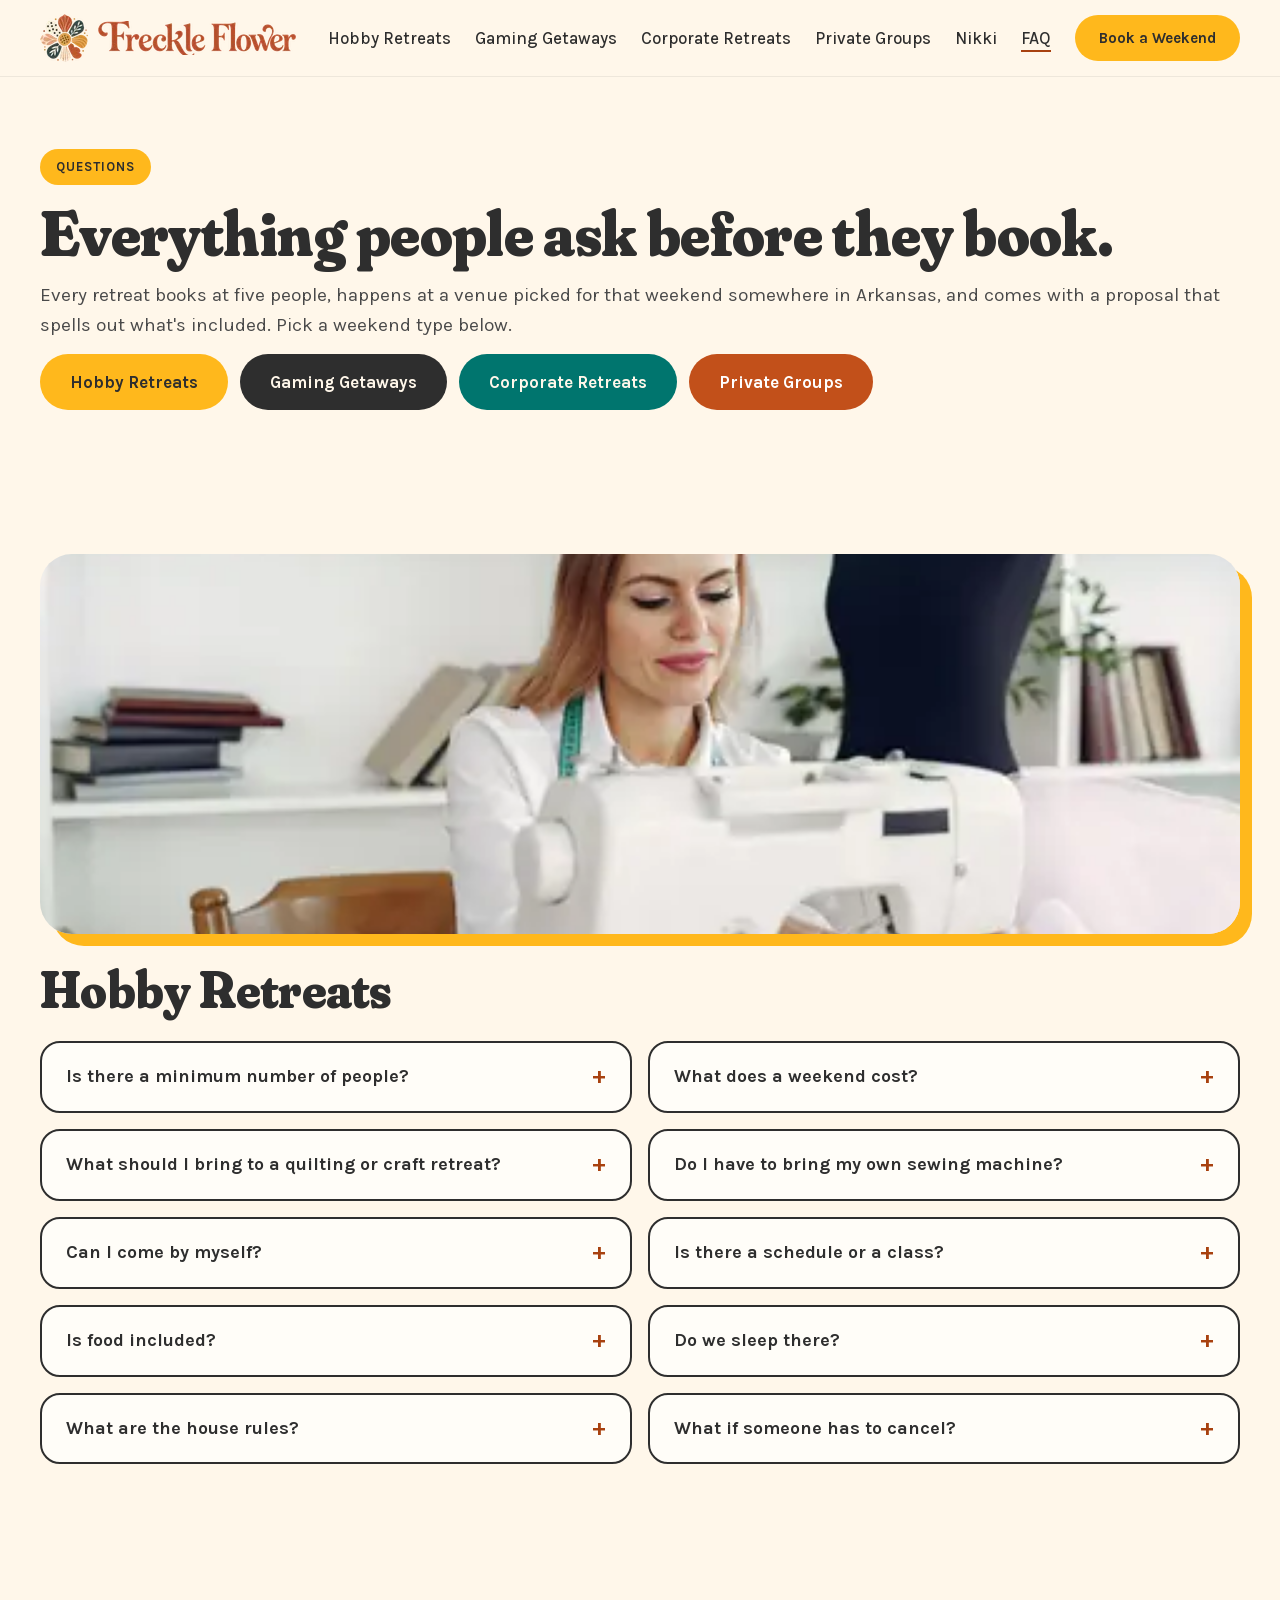
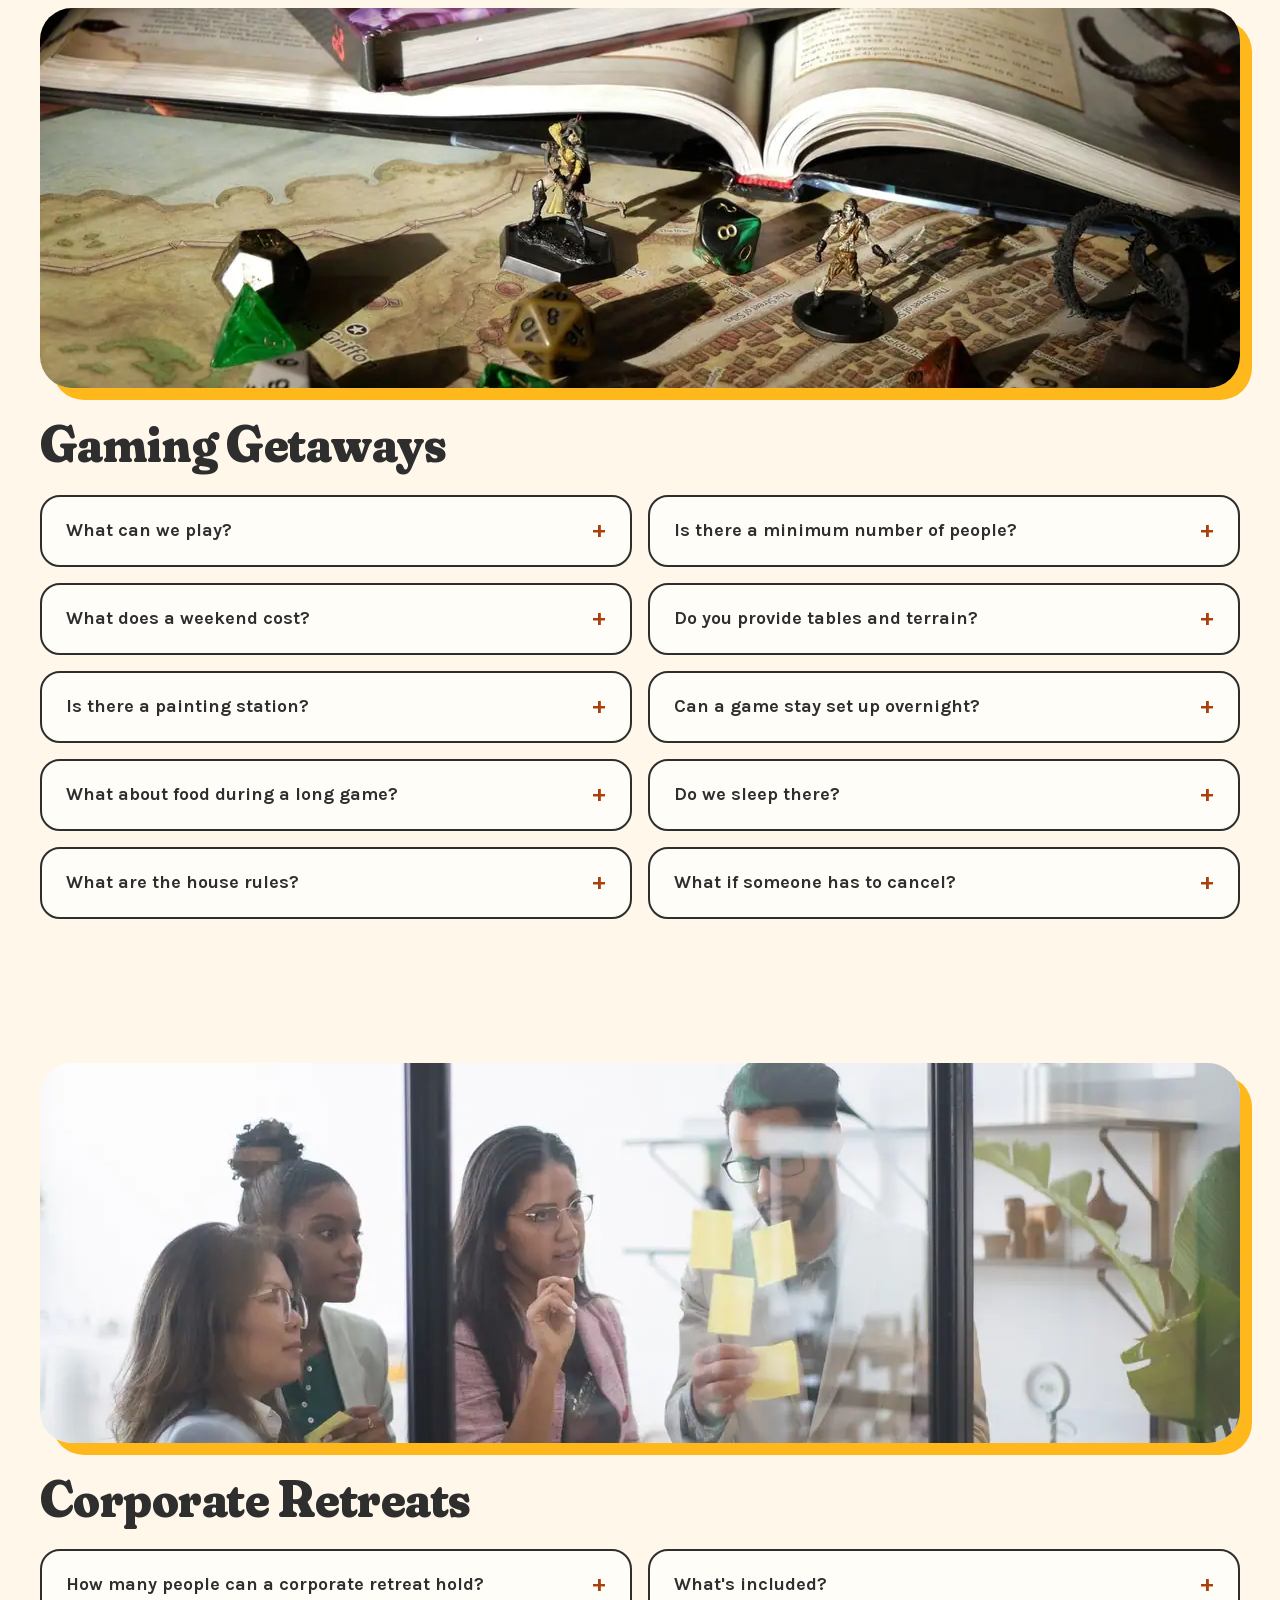
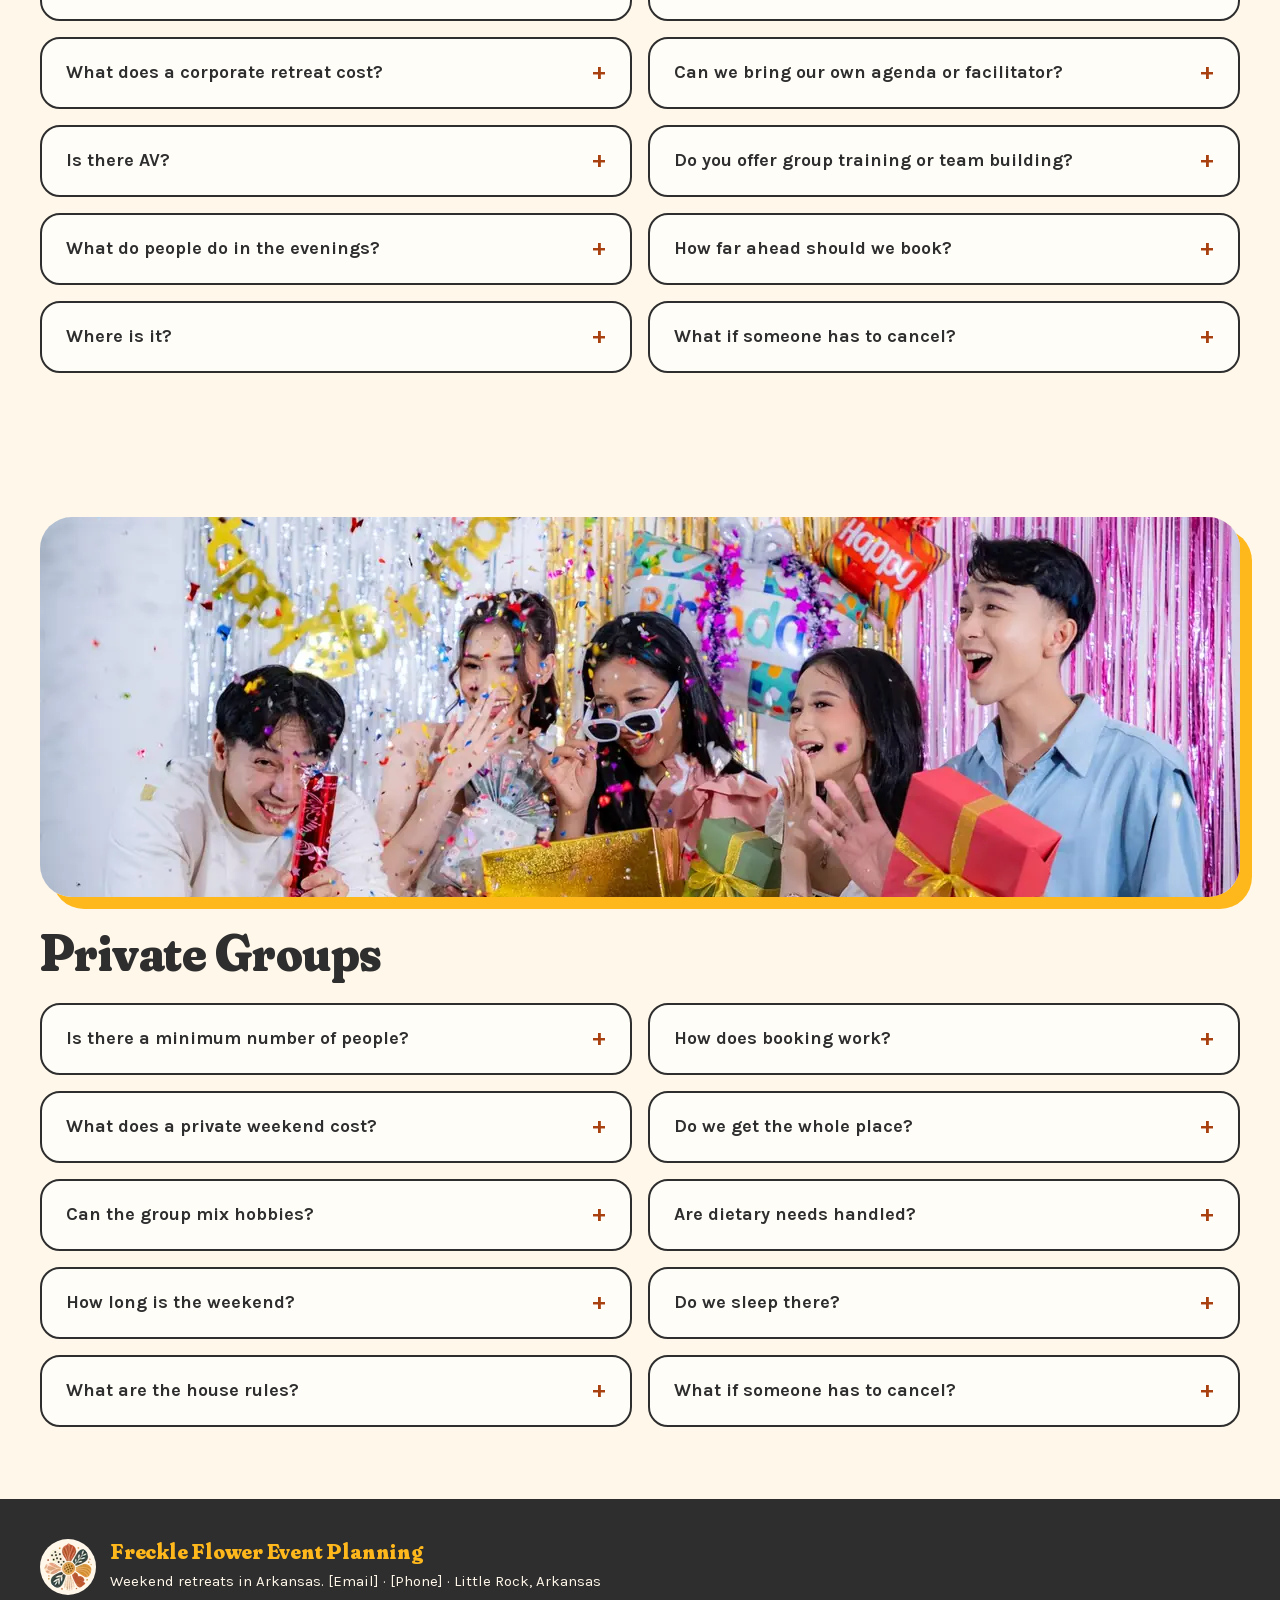
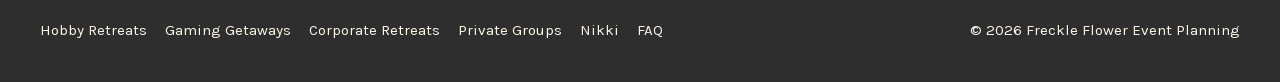
<file: public/faq.html>
<!doctype html>
<html lang="en">
<head>
<meta charset="utf-8">
<meta name="viewport" content="width=device-width, initial-scale=1">
<title>FAQ | Freckle Flower Event Planning</title>
<meta name="description" content="Everything people ask before booking a hobby, gaming, corporate, or private group retreat in Arkansas.">
<meta name="theme-color" content="#FFF7EA">
<link rel="icon" href="favicon-48.png" sizes="48x48" type="image/png">
<link rel="icon" href="favicon-32.png" sizes="32x32" type="image/png">
<link rel="apple-touch-icon" href="apple-touch-icon.png">
<link rel="preload" href="assets/fonts/fraunces-800.woff2" as="font" type="font/woff2" crossorigin>
<link rel="preload" href="assets/fonts/karla-latin.woff2" as="font" type="font/woff2" crossorigin>
<style>@font-face{font-family:'Fraunces';font-style:normal;font-weight:800;font-display:swap;src:url(assets/fonts/fraunces-800.woff2) format('woff2')}
@font-face{font-family:'Karla';font-style:normal;font-weight:400 800;font-display:swap;src:url(assets/fonts/karla-latin.woff2) format('woff2')}
:root{--terracotta:#D9601A;--terracotta-deep:#C2501A;--cream:#FFF7EA;--cream-light:#FFFDF8;--marigold:#FFB81C;--teal:#0FA39A;--teal-deep:#00756E;--charcoal:#2E2E2E;--muted:#4A4A4A;--ink:var(--charcoal);--rust:var(--terracotta-deep);--rust-text:#A8410F;--on-terracotta:#FFFFFF;--card:var(--cream-light)}
*{box-sizing:border-box}
html{scroll-behavior:smooth}
body{margin:0;background:var(--cream);color:var(--ink);font-family:Karla,Arial,Helvetica,sans-serif;font-size:17px;line-height:1.55}
img,video{max-width:100%;display:block}
img{height:auto}
a{color:var(--rust-text)}
.display{font-family:Fraunces,'Times New Roman',Times,serif;font-variation-settings:"SOFT" 100,"WONK" 1;letter-spacing:-.01em;font-weight:800;line-height:1.05}
h1,h2,h3{margin:0}
h2.display{font-size:clamp(30px,4.4vw,52px);margin-bottom:24px;text-wrap:balance}
h3.display{font-size:24px;margin-bottom:8px}
p{margin:0 0 14px}
p:last-child{margin-bottom:0}
.wrap{width:min(1200px,100% - 32px);margin-inline:auto}
.text-rust{color:var(--terracotta-deep)}.text-teal{color:var(--teal-deep)}.text-charcoal{color:var(--charcoal)}
.lead{font-size:19px;color:var(--muted)}
.prose{color:var(--muted);font-size:18px}
.prose .strong,.strong{color:var(--ink);font-weight:500}
.prose h2{color:var(--ink)}
.eyebrow{display:inline-block;background:var(--marigold);color:var(--charcoal);border-radius:999px;padding:8px 16px;font-size:13px;font-weight:700;letter-spacing:.08em;text-transform:uppercase;margin-bottom:16px}


/* nav */
.nav{background:var(--cream);position:sticky;top:0;z-index:20;border-bottom:1px solid rgba(46,46,46,.08)}
.nav-inner{display:flex;align-items:center;justify-content:space-between;min-height:76px;gap:16px}
.brand{display:flex;align-items:center;gap:10px;text-decoration:none;flex:0 0 auto}
.brand-flower{width:48px;height:48px}
.brand-word{width:198px;height:34px}
@media (max-width:380px){.brand-flower{width:40px;height:40px}.brand-word{width:163px;height:28px}}
.menu ul{list-style:none;margin:0;padding:0;display:flex;gap:24px;align-items:center;font-weight:500}
.menu a{color:var(--ink);text-decoration:none}
.menu a.active{border-bottom:2px solid var(--rust-text);padding-bottom:2px}
.nav-toggle{display:none;background:none;border:0;width:44px;height:44px;padding:8px;cursor:pointer;flex-direction:column;justify-content:center;gap:6px}
.nav-toggle span{display:block;height:3px;background:var(--ink);border-radius:2px}
@media (max-width:1100px){
  .nav-toggle{display:flex}
  .menu{display:none;position:absolute;left:0;right:0;top:100%;background:var(--cream);border-bottom:1px solid rgba(46,46,46,.1);padding:12px 16px 20px}
  .menu.open{display:block}
  .menu ul{flex-direction:column;align-items:flex-start;gap:14px}
  .menu ul li{width:100%}.menu a{display:block;padding:8px 0;font-size:18px}
}

/* buttons */
.btn{display:inline-block;padding:16px 28px;border-radius:999px;font-weight:700;font-size:17px;text-decoration:none;color:var(--ink);border:2px solid transparent;cursor:pointer;font-family:inherit;line-height:1.2}
.btn-accent{background:var(--marigold)}
.btn-secondary{background:transparent;border:1.5px solid rgba(46,46,46,.55);font-weight:500}
.btn-ink{background:var(--ink);color:var(--cream)}
.c-marigold{background:var(--marigold)}.c-ink{background:var(--ink);color:var(--cream)}.c-teal{background:var(--teal-deep);color:var(--cream)}.c-terracotta{background:var(--terracotta-deep);color:var(--on-terracotta)}
.menu .btn{padding:12px 22px;font-size:15px}
.btn-row{display:flex;gap:14px;flex-wrap:wrap;margin-top:8px}
.link{font-weight:700;text-decoration:none;color:var(--rust-text);border-bottom:2px solid var(--rust-text)}

/* hero */
.page-title{font-size:clamp(36px,5.5vw,64px);line-height:1;margin-bottom:16px}
@media (max-width:900px){
  .eyebrow{font-size:12px;letter-spacing:.06em;border-radius:14px;padding:7px 12px}
}

/* cards */
.card{background:var(--card);border-radius:28px;padding:32px;color:var(--ink)}
.card p{color:var(--muted)}
.card svg{color:var(--ink);margin-bottom:12px}
.shadow-marigold{box-shadow:12px 12px 0 var(--marigold)}
.shadow-terracotta{box-shadow:12px 12px 0 var(--terracotta)}
.shadow-teal{box-shadow:12px 12px 0 var(--teal)}

.shadow-ink{box-shadow:8px 8px 0 var(--ink)}
.card-link{text-decoration:none;background:var(--cream);display:flex;flex-direction:column;gap:6px}
.card-link .more{font-weight:700;margin-top:auto}

/* sections */
.band{padding:72px 0}
.band-teal{background:var(--teal-deep);color:var(--cream)}.band-terracotta{background:var(--terracotta-deep);color:var(--on-terracotta)}
.band-teal .display,.band-teal .prose,.band-teal .prose .strong,.band-teal h2.text-rust{color:var(--cream)}
.band-terracotta .display,.band-terracotta .prose,.band-terracotta .prose .strong,.band-terracotta .step p,.band-terracotta .step h3{color:var(--on-terracotta)}
.band-teal .card .display,.band-terracotta .card .display{color:var(--charcoal)}.band-marigold{background:var(--marigold)}
.two-col{display:grid;grid-template-columns:minmax(0,5fr) minmax(0,7fr);gap:48px;align-items:center}
.two-col h2{margin-bottom:0}
.grid{display:grid;gap:24px}
.grid-3{grid-template-columns:repeat(3,minmax(0,1fr))}
.grid-2{grid-template-columns:repeat(2,minmax(0,1fr))}
@media (max-width:900px){.two-col{grid-template-columns:1fr;gap:20px}.grid-3{grid-template-columns:1fr}.grid-2{grid-template-columns:1fr}.band{padding:56px 0}}
.band .btn-row{margin-top:36px;justify-content:center}
.cta-inner{display:flex;flex-direction:column;align-items:center;text-align:center;gap:28px}
.cta-inner h2{margin:0;max-width:820px;font-size:clamp(30px,4.2vw,50px);text-wrap:balance}

/* group video band: video on top, card overlapping its bottom edge */
.party{position:relative;padding:0 0 56px;background:var(--cream)}
.party-media{position:relative;width:100%;height:min(68vh,640px);min-height:320px;overflow:hidden;background:var(--cream)}
.party-poster,.party-video{position:absolute;inset:0;width:100%;height:100%;max-width:none;object-fit:cover;object-position:center 30%}
.party-video{opacity:0;transition:opacity .9s ease}
.party-video.is-on{opacity:1}
.party-card{position:relative;margin-top:-72px;max-width:720px;background:var(--card);padding:40px 44px}
@media (max-width:900px){.party{padding-bottom:44px}.party-media{height:auto;min-height:0;aspect-ratio:4/3}.party-card{margin-top:-44px;max-width:none}}
@media (min-width:600px) and (max-width:900px){.party-media{aspect-ratio:16/9}}

/* guide: Nikki at the center of a flower */
.guide{display:grid;grid-template-columns:400px minmax(0,1fr);gap:64px;align-items:center}
.guide-photo{position:relative;width:100%;max-width:400px;aspect-ratio:1/1;margin:0 auto}
.guide-photo .petals{position:absolute;inset:0;width:100%;height:100%}
.guide-photo img{position:absolute;left:16%;top:16%;width:68%;height:68%;max-width:none;object-fit:cover;object-position:46% 28%;border-radius:50%;border:6px solid var(--cream);box-shadow:0 6px 0 rgba(46,46,46,.12)}
.badge{position:absolute;left:50%;bottom:2%;translate:-50% 0;white-space:nowrap;background:var(--ink);color:var(--cream);border-radius:999px;padding:10px 18px;font-weight:700;font-size:15px}
.pills{display:flex;gap:10px;flex-wrap:wrap;margin-top:16px}
.pills span{background:var(--terracotta-deep);color:var(--on-terracotta)!important;border-radius:999px;padding:10px 16px;font-size:14px;font-weight:700;color:var(--rust-text)}
@media (max-width:900px){.guide{grid-template-columns:1fr;gap:28px}.guide-photo{max-width:340px}}

/* steps */
.steps .step{border-top:4px solid var(--marigold);padding-top:20px}
.step-cream{border-top-color:var(--cream)!important}
.band-terracotta .num.text-marigold{color:var(--marigold)}
.step .num{font-size:64px;line-height:1;margin-bottom:8px}
.step h3{font-size:24px;margin-bottom:8px}
.step p{color:var(--muted)}

/* lead form */
.lead-card{display:grid;grid-template-columns:minmax(0,1fr) minmax(0,1fr);gap:48px;align-items:center;padding:44px 52px}
.lead-card h2{font-size:clamp(26px,3vw,34px)}
.form{display:flex;flex-direction:column;gap:10px}
.form label{font-size:14px;font-weight:700}
.form input,.form select{font:inherit;padding:13px 16px;border-radius:12px;border:2px solid var(--ink);background:var(--cream);color:var(--ink);width:100%}
.form .btn{align-self:flex-start;margin-top:8px}
@media (max-width:900px){.lead-card{grid-template-columns:1fr;gap:24px;padding:28px}}

/* faq */
.faq-grid{display:grid;grid-template-columns:repeat(2,minmax(0,1fr));gap:16px}
.faq{background:var(--card);border:2px solid var(--ink);border-radius:20px;padding:0}
.faq summary{cursor:pointer;padding:20px 24px;font-weight:700;font-size:18px;list-style:none;display:flex;justify-content:space-between;gap:16px}
.faq summary::-webkit-details-marker{display:none}
.faq summary::after{content:"+";font-size:24px;line-height:1;color:var(--rust-text);flex:0 0 auto}
.faq[open] summary::after{content:"\2013"}
.faq p{padding:0 24px 22px;color:var(--muted);margin:0}
.faq-img{width:100%;height:clamp(200px,40vw,380px);object-fit:cover;border-radius:32px;margin-bottom:28px}
@media (max-width:900px){.faq-grid{grid-template-columns:1fr}}

/* footer */
.footer{background:var(--ink);color:var(--cream);padding:40px 0;font-size:15px}
.footer-inner{display:flex;justify-content:space-between;align-items:center;gap:24px;flex-wrap:wrap}
.footer-id{display:flex;align-items:center;gap:14px}
.footer-flower{width:56px;height:56px;flex:0 0 auto;padding:4px;background:var(--cream);border-radius:50%}
.footer-brand{font-size:22px;color:var(--marigold);margin-bottom:6px}
.footer-links{display:flex;gap:18px;flex-wrap:wrap}
.footer-links a{color:var(--cream);text-decoration:none}

/* phone refinements */
.jump{display:flex;gap:12px;flex-wrap:wrap;margin-top:8px}
@media (max-width:640px){
  .party-card{padding:26px 24px}
  .jump{display:grid;grid-template-columns:1fr 1fr;gap:10px}
  .jump .btn{padding:14px 8px;font-size:15px;text-align:center}
  .cta-inner .btn{width:100%;max-width:360px;text-align:center}
  .cta-inner{gap:20px}
}

/* phone hero: one full-width button, secondary as a text link (kept last so it wins) */


/* hero: full-bleed photo, darkened, centered copy, stacked buttons */
.hero{position:relative;isolation:isolate;display:flex;align-items:center;justify-content:center;text-align:center;min-height:min(86vh,760px);padding:64px 0;background:var(--ink);color:#fff;overflow:hidden}
.hero-img{position:absolute;inset:0;z-index:-2;width:100%;height:100%;object-fit:cover}
.hero::before{content:"";position:absolute;inset:0;z-index:-1;background:linear-gradient(180deg,rgba(30,30,30,.45) 0%,rgba(30,30,30,.62) 55%,rgba(30,30,30,.8) 100%)}
.hero > .wrap{width:min(860px,100% - 32px)}
.hero-card{background:none;padding:0;box-shadow:none;border-radius:0;display:flex;flex-direction:column;align-items:center}
.hero-title{font-size:clamp(38px,5vw,72px);line-height:1;color:#fff;margin:0 0 20px;text-wrap:balance;text-shadow:0 2px 24px rgba(0,0,0,.4)}
.hero-title .text-rust{color:var(--marigold)}
.hero .lead{color:var(--cream);font-size:clamp(18px,1.5vw,22px);max-width:34em;margin:0 0 32px;text-shadow:0 1px 12px rgba(0,0,0,.4)}
.hero .btn-row{margin:0;justify-content:center;gap:14px}
.hero .btn{min-width:230px;text-align:center;padding:18px 30px}
.hero .btn-secondary{color:#fff;border-color:rgba(255,255,255,.75)}
@media (max-width:900px){
  .hero{min-height:min(78vh,640px);padding:48px 0}
  .hero .btn-row{flex-direction:column;align-items:stretch;width:100%;max-width:360px;gap:12px}
  .hero .btn-secondary{border:0;text-decoration:underline;text-underline-offset:4px;padding:10px 0}
}
</style>
</head>
<body>
<header class="nav">
<div class="wrap nav-inner">
<a class="brand" href="index.html" aria-label="Freckle Flower Event Planning, home"><img class="brand-flower" src="assets/img/brand/flower-96.webp" srcset="assets/img/brand/flower-48.webp 1x, assets/img/brand/flower-96.webp 2x, assets/img/brand/flower-144.webp 3x" width="48" height="48" alt=""><img class="brand-word" src="assets/img/brand/wordmark-68.webp" srcset="assets/img/brand/wordmark-34.webp 1x, assets/img/brand/wordmark-68.webp 2x, assets/img/brand/wordmark-102.webp 3x" width="198" height="34" alt="Freckle Flower"></a>
<button class="nav-toggle" aria-expanded="false" aria-controls="menu" aria-label="Menu"><span></span><span></span><span></span></button>
<nav id="menu" class="menu"><ul><li><a href="hobby-retreats.html">Hobby Retreats</a></li><li><a href="gaming-getaways.html">Gaming Getaways</a></li><li><a href="corporate-retreats.html">Corporate Retreats</a></li><li><a href="private-groups.html">Private Groups</a></li><li><a href="index.html#nikki">Nikki</a></li><li><a href="faq.html" class=active>FAQ</a></li><li><a class="btn btn-accent" href="index.html#book">Book a Weekend</a></li></ul></nav>
</div>
</header>
<main>
<section class="band"><div class="wrap">
<span class="eyebrow">Questions</span>
<h1 class="display page-title">Everything people ask before they book.</h1>
<p class="lead">Every retreat books at five people, happens at a venue picked for that weekend somewhere in Arkansas, and comes with a proposal that spells out what's included. Pick a weekend type below.</p>
<div class="jump">
<a class="btn c-marigold" href="#hobby">Hobby Retreats</a>
<a class="btn c-ink" href="#gaming">Gaming Getaways</a>
<a class="btn c-teal" href="#corporate">Corporate Retreats</a>
<a class="btn c-terracotta" href="#private">Private Groups</a>
</div>
</div></section>
<section id="hobby" class="band"><div class="wrap">
<img class="faq-img shadow-marigold" src="assets/img/hero-sewing-1600.webp" srcset="assets/img/hero-sewing-480.webp 480w, assets/img/hero-sewing-800.webp 800w, assets/img/hero-sewing-1200.webp 1200w, assets/img/hero-sewing-1600.webp 1600w" sizes="(max-width: 1232px) calc(100vw - 32px), 1200px" width="1600" height="1067" alt="A woman smiling at her sewing machine" loading="lazy" decoding="async" style="object-position: 70% 40%">
<h2 class="display">Hobby Retreats</h2><div class="faq-grid"><details class="faq"><summary>Is there a minimum number of people?</summary><p>Yes. A retreat books at five. Get five people together, pick a weekend, and it's on.</p></details><details class="faq"><summary>What does a weekend cost?</summary><p>Every weekend is priced for the group. Headcount, the venue, and what the room needs all move the number, so the quote comes after a quick conversation and lands in the proposal.</p></details><details class="faq"><summary>What should I bring to a quilting or craft retreat?</summary><p>The project, the machine, and the tools you actually use. What Nikki sets up, tables, lighting, ironing and cutting stations, is listed in the proposal so nothing gets packed twice.</p></details><details class="faq"><summary>Do I have to bring my own sewing machine?</summary><p>Yes. Bring the machine you know. There will be a table, an outlet, and light waiting for it.</p></details><details class="faq"><summary>Can I come by myself?</summary><p>Retreats book at five, so bring the guild, the sewing circle, or four friends who've been meaning to. Solo quilters get on the list and hear first when an open weekend has room.</p></details><details class="faq"><summary>Is there a schedule or a class?</summary><p>Only if the group wants one. Nikki plans the weekend around the room: open sewing the whole time, one demo on Saturday, or whatever the group asks for.</p></details><details class="faq"><summary>Is food included?</summary><p>Snacks and drinks, yes. Nikki stocks the weekend with what's listed in the proposal. Meals work like the venue: catering is arranged for that weekend, and the proposal says what's on the table and when.</p></details><details class="faq"><summary>Do we sleep there?</summary><p>Depends on the venue. Some retreats are at a house with beds for everyone. Some are at a workspace with lodging nearby. The proposal says which.</p></details><details class="faq"><summary>What are the house rules?</summary><p>Every venue has its own. Check-in, quiet hours, parking, pets, all of it comes from the property and gets passed along in the proposal so nothing is a surprise.</p></details><details class="faq"><summary>What if someone has to cancel?</summary><p>Once a weekend is booked, it's booked. There are no refunds, so get the five confirmed before booking.</p></details></div>
</div></section>
<section id="gaming" class="band"><div class="wrap">
<img class="faq-img shadow-marigold" src="assets/img/dice-1600.webp" srcset="assets/img/dice-480.webp 480w, assets/img/dice-800.webp 800w, assets/img/dice-1200.webp 1200w, assets/img/dice-1600.webp 1600w" sizes="(max-width: 1232px) calc(100vw - 32px), 1200px" width="1600" height="1201" alt="Polyhedral dice and painted miniatures on a fantasy map" loading="lazy" decoding="async" style="object-position: center 45%">
<h2 class="display">Gaming Getaways</h2><div class="faq-grid"><details class="faq"><summary>What can we play?</summary><p>Anything that fits on a table. Warhammer, Magic, D&amp;D, Pathfinder, board games, whatever the group brings.</p></details><details class="faq"><summary>Is there a minimum number of people?</summary><p>Yes. A retreat books at five. Get five people together, pick a weekend, and it's on.</p></details><details class="faq"><summary>What does a weekend cost?</summary><p>Every weekend is priced for the group. Headcount, the venue, and what the room needs all move the number, so the quote comes after a quick conversation and lands in the proposal.</p></details><details class="faq"><summary>Do you provide tables and terrain?</summary><p>Nikki sets up the tables and whatever the group needs for its game, as listed in the proposal. Bring the terrain the campaign depends on and say so up front, so the room is ready for it.</p></details><details class="faq"><summary>Is there a painting station?</summary><p>If the group wants one, it goes in the proposal: light, water, and drying space. Bring the paints and the army.</p></details><details class="faq"><summary>Can a game stay set up overnight?</summary><p>Depends on the venue, and most will let a table sit. Say it matters and Nikki picks a place where the game can stay up until breakfast.</p></details><details class="faq"><summary>What about food during a long game?</summary><p>Snacks and drinks are stocked so nobody has to leave the table. Catering works like the venue: arranged for that weekend, timed around the game, and spelled out in the proposal.</p></details><details class="faq"><summary>Do we sleep there?</summary><p>Depends on the venue. Some retreats are at a house with beds for everyone. Some are at a workspace with lodging nearby. The proposal says which.</p></details><details class="faq"><summary>What are the house rules?</summary><p>Every venue has its own. Check-in, quiet hours, parking, pets, all of it comes from the property and gets passed along in the proposal so nothing is a surprise.</p></details><details class="faq"><summary>What if someone has to cancel?</summary><p>Once a weekend is booked, it's booked. There are no refunds, so get the five confirmed before booking.</p></details></div>
</div></section>
<section id="corporate" class="band"><div class="wrap">
<img class="faq-img shadow-marigold" src="assets/img/corporate-1600.webp" srcset="assets/img/corporate-480.webp 480w, assets/img/corporate-800.webp 800w, assets/img/corporate-1200.webp 1200w, assets/img/corporate-1600.webp 1600w" sizes="(max-width: 1232px) calc(100vw - 32px), 1200px" width="1600" height="1067" alt="A team working through sticky notes on a glass wall" loading="lazy" decoding="async" style="object-position: center 45%">
<h2 class="display">Corporate Retreats</h2><div class="faq-grid"><details class="faq"><summary>How many people can a corporate retreat hold?</summary><p>Retreats run for teams of five or more. Say the headcount up front and Nikki picks a venue that fits it.</p></details><details class="faq"><summary>What's included?</summary><p>A venue picked for the team, the room set to the agenda, snacks and drinks stocked, a run-of-show, and Nikki on site running the clock. Catering and lodging are arranged per retreat and spelled out in the proposal.</p></details><details class="faq"><summary>What does a corporate retreat cost?</summary><p>Every retreat is built and priced for the team. Headcount, length, venue, and the agenda all shape it, so pricing comes with the proposal.</p></details><details class="faq"><summary>Can we bring our own agenda or facilitator?</summary><p>Yes. The team owns the content. Nikki owns the logistics and the clock.</p></details><details class="faq"><summary>Is there AV?</summary><p>Depends on the venue. Say what the agenda needs, projector, screens, whiteboards, wifi, and Nikki picks a place that has it or brings it in. It's all in the proposal.</p></details><details class="faq"><summary>Do you offer group training or team building?</summary><p>Not personally. I run the retreat. I do have a few facilitators I collaborate with all the time, and if the team wants training or team building built into the weekend, say so and I'll recommend a few.</p></details><details class="faq"><summary>What do people do in the evenings?</summary><p>Whatever they want. Game night, a craft workshop, or nothing at all. No trust falls.</p></details><details class="faq"><summary>How far ahead should we book?</summary><p>As early as the calendar allows. A retreat is planned like a production, and the run-of-show takes a few weeks to build.</p></details><details class="faq"><summary>Where is it?</summary><p>At a venue picked for the team, somewhere in Arkansas. The proposal names the place.</p></details><details class="faq"><summary>What if someone has to cancel?</summary><p>Once a weekend is booked, it's booked. There are no refunds, so get the five confirmed before booking.</p></details></div>
</div></section>
<section id="private" class="band"><div class="wrap">
<img class="faq-img shadow-marigold" src="assets/img/party-color-1600.webp" srcset="assets/img/party-color-480.webp 480w, assets/img/party-color-800.webp 800w, assets/img/party-color-1200.webp 1200w, assets/img/party-color-1600.webp 1600w" sizes="(max-width: 1232px) calc(100vw - 32px), 1200px" width="1600" height="1067" alt="Friends laughing as confetti falls" loading="lazy" decoding="async" style="object-position: center 45%">
<h2 class="display">Private Groups</h2><div class="faq-grid"><details class="faq"><summary>Is there a minimum number of people?</summary><p>Yes. A retreat books at five. Get five people together, pick a weekend, and it's on.</p></details><details class="faq"><summary>How does booking work?</summary><p>One organizer picks the weekend and becomes the single point of contact. Nikki sends the proposal, the organizer says yes, and everyone else just shows up.</p></details><details class="faq"><summary>What does a private weekend cost?</summary><p>Every private weekend is priced for the group. Headcount, the venue, and the setup all move the number, so the quote follows a quick conversation with the organizer.</p></details><details class="faq"><summary>Do we get the whole place?</summary><p>Yes. A private booking is the group's weekend. Nobody else is on the calendar.</p></details><details class="faq"><summary>Can the group mix hobbies?</summary><p>Yes. Quilters at one table, painters at another, a board game at a third.</p></details><details class="faq"><summary>Are dietary needs handled?</summary><p>The organizer sends the group's needs ahead of time, and the snack list and the catering in the proposal are built around them.</p></details><details class="faq"><summary>How long is the weekend?</summary><p>Most run Friday afternoon to Sunday afternoon, but the group picks. The proposal sets the dates and times.</p></details><details class="faq"><summary>Do we sleep there?</summary><p>Depends on the venue. Some retreats are at a house with beds for everyone. Some are at a workspace with lodging nearby. The proposal says which.</p></details><details class="faq"><summary>What are the house rules?</summary><p>Every venue has its own. Check-in, quiet hours, parking, pets, all of it comes from the property and gets passed along in the proposal so nothing is a surprise.</p></details><details class="faq"><summary>What if someone has to cancel?</summary><p>Once a weekend is booked, it's booked. There are no refunds, so get the five confirmed before booking.</p></details></div>
</div></section>
</main>
<footer class="footer">
<div class="wrap footer-inner">
<div class="footer-id"><img class="footer-flower" src="assets/img/brand/flower-96.webp" srcset="assets/img/brand/flower-48.webp 1x, assets/img/brand/flower-96.webp 2x" width="56" height="56" alt="" loading="lazy" decoding="async"><div><div class="display footer-brand">Freckle Flower Event Planning</div><div>Weekend retreats in Arkansas. [Email] · [Phone] · Little Rock, Arkansas</div></div></div>
<nav class="footer-links"><a href="hobby-retreats.html">Hobby Retreats</a><a href="gaming-getaways.html">Gaming Getaways</a><a href="corporate-retreats.html">Corporate Retreats</a><a href="private-groups.html">Private Groups</a><a href="index.html#nikki">Nikki</a><a href="faq.html">FAQ</a></nav>
<div>© 2026 Freckle Flower Event Planning</div>
</div>
</footer>
<script src="script.js"></script>
</body>
</html>
</file>
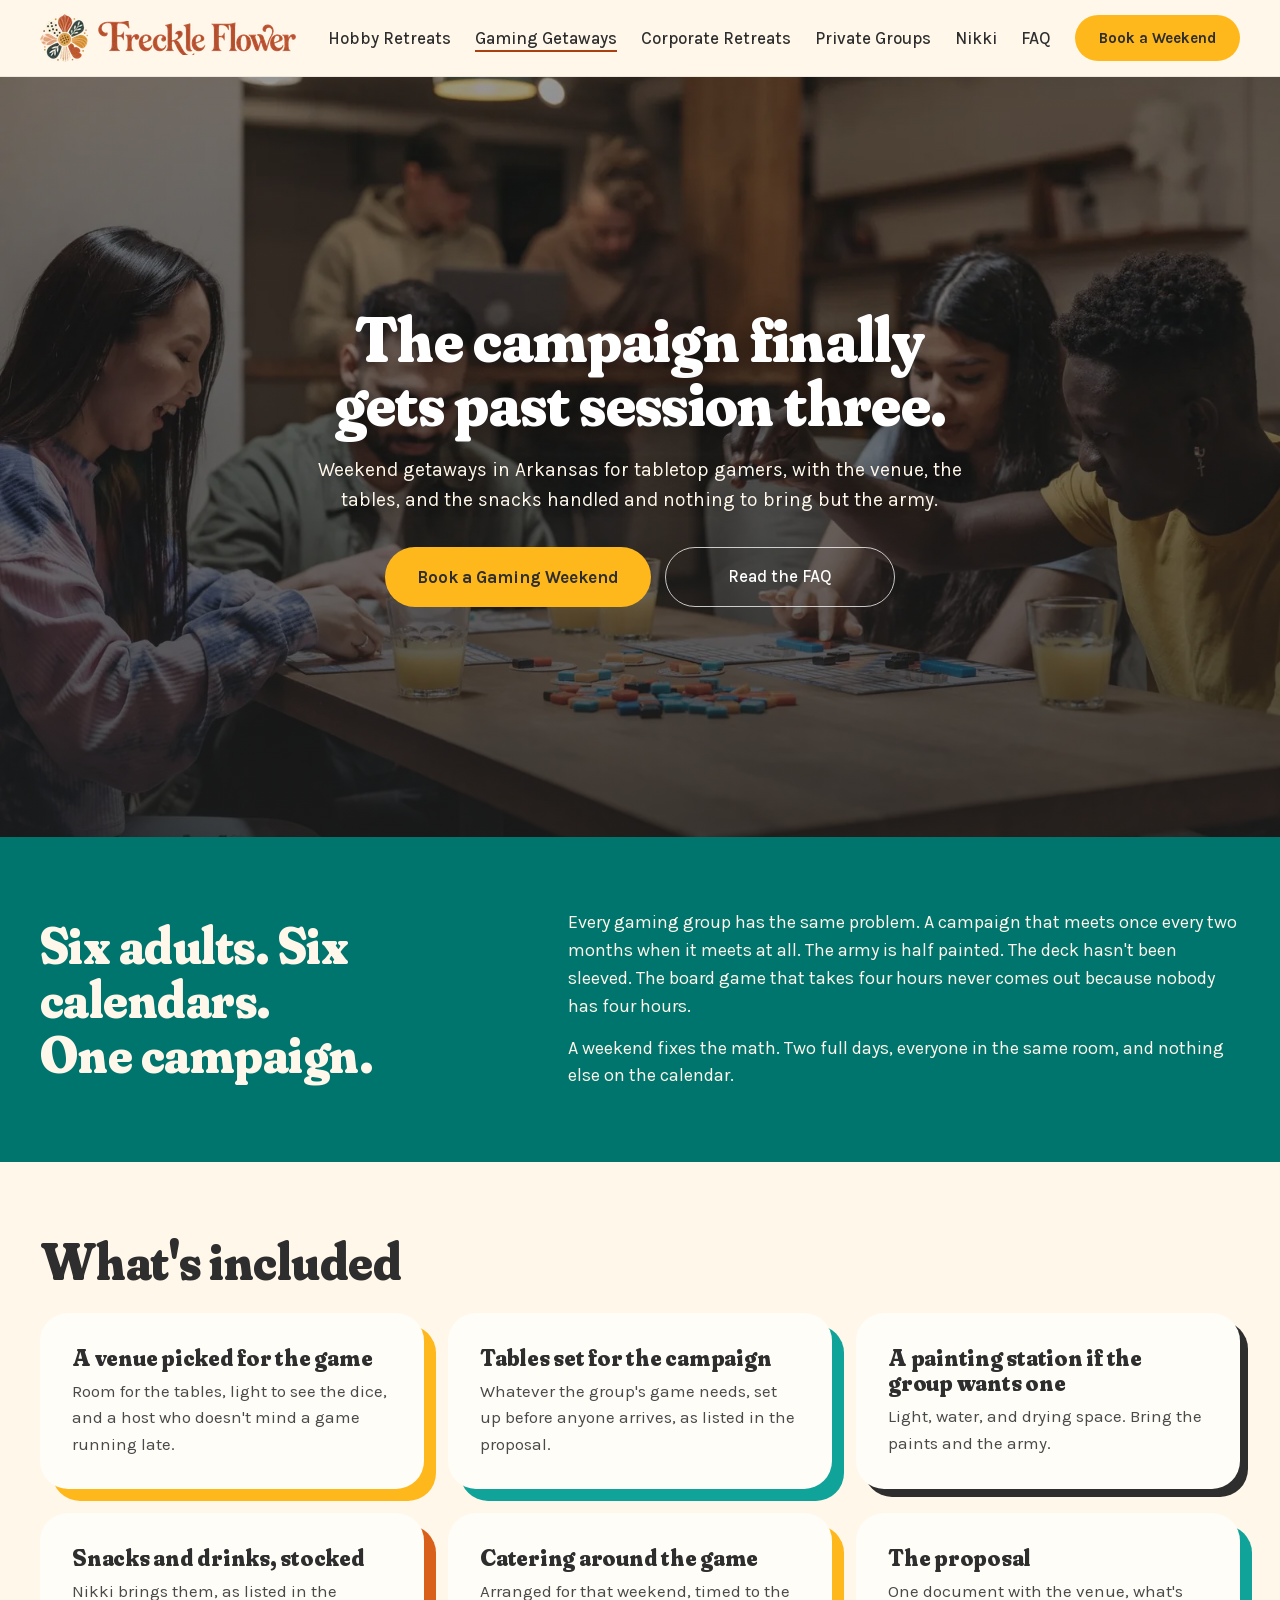
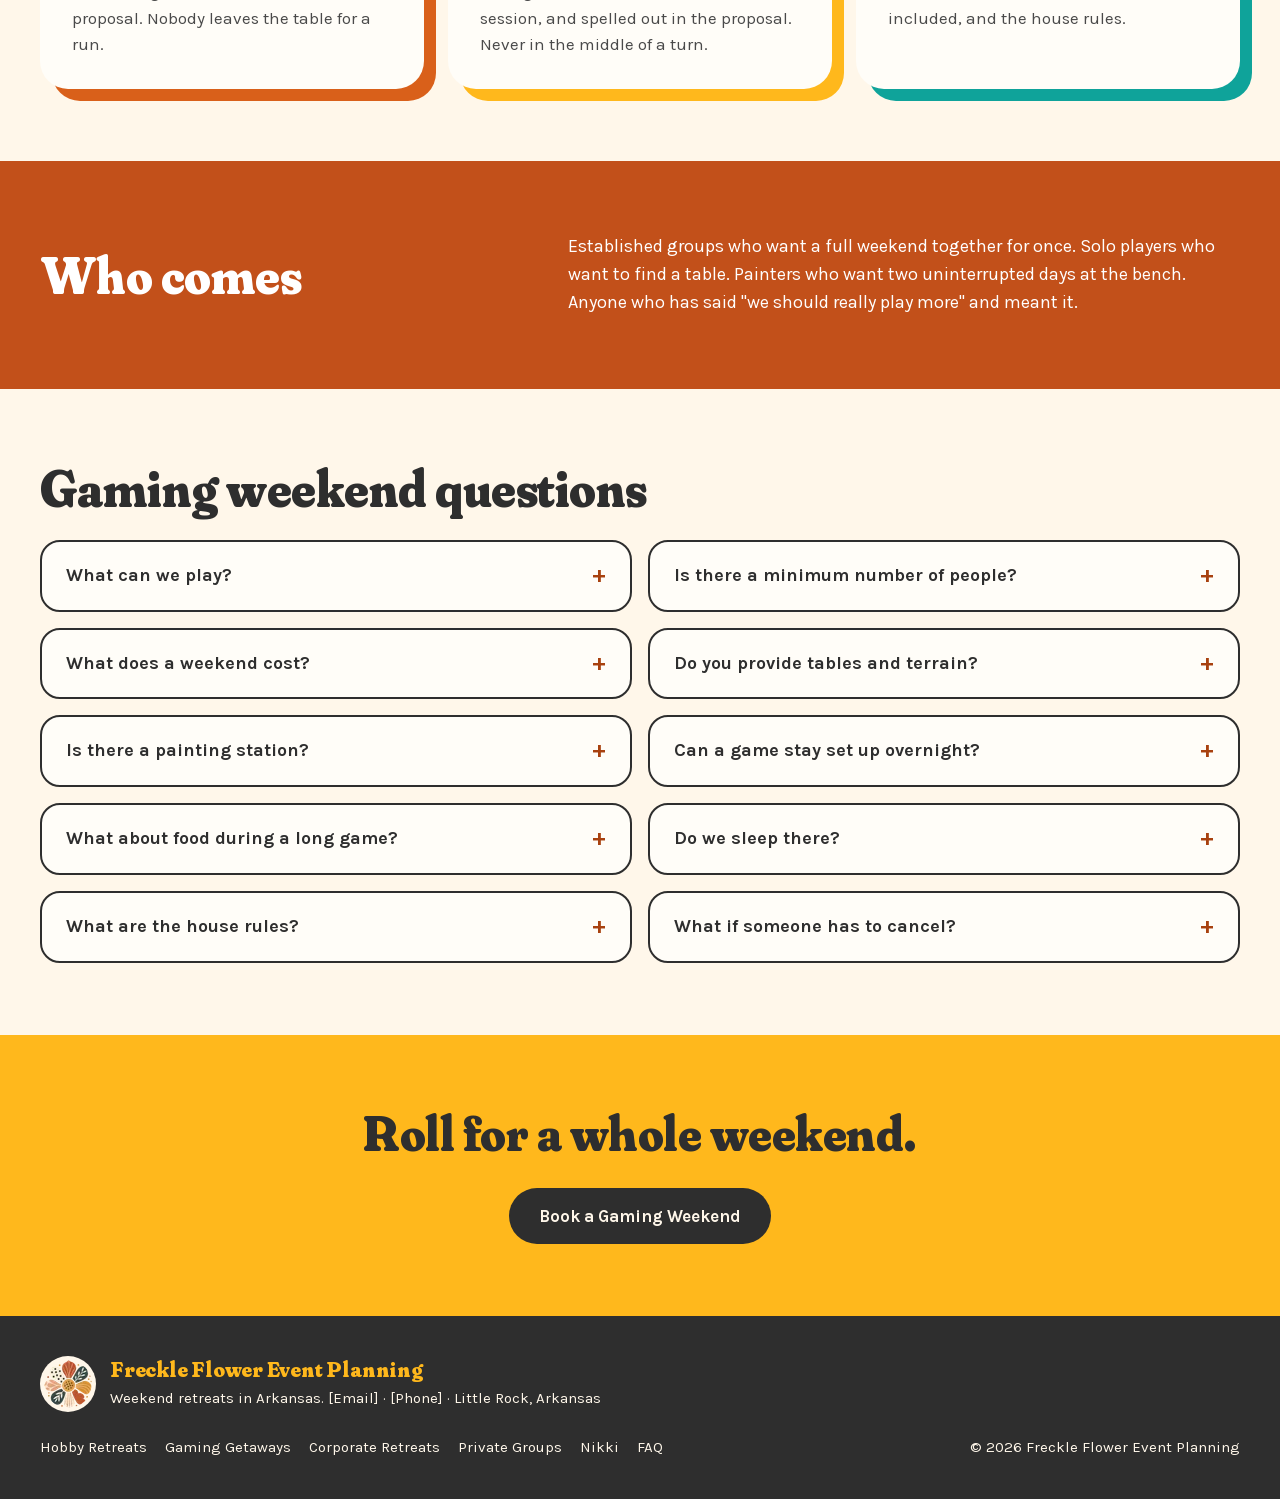
<file: public/gaming-getaways.html>
<!doctype html>
<html lang="en">
<head>
<meta charset="utf-8">
<meta name="viewport" content="width=device-width, initial-scale=1">
<title>Tabletop Gaming Retreats in Arkansas | Freckle Flower Event Planning</title>
<meta name="description" content="Weekend tabletop gaming getaways in Arkansas for Warhammer, Magic, D&D, and board game groups. The venue, the tables, and the snacks are handled. Books at five.">
<meta name="theme-color" content="#FFF7EA">
<link rel="icon" href="favicon-48.png" sizes="48x48" type="image/png">
<link rel="icon" href="favicon-32.png" sizes="32x32" type="image/png">
<link rel="apple-touch-icon" href="apple-touch-icon.png">
<link rel="preload" as="image" imagesrcset="assets/img/boardgame-480.webp 480w, assets/img/boardgame-800.webp 800w, assets/img/boardgame-1200.webp 1200w, assets/img/boardgame-1600.webp 1600w" imagesizes="100vw" fetchpriority="high">
<link rel="preload" href="assets/fonts/fraunces-800.woff2" as="font" type="font/woff2" crossorigin>
<link rel="preload" href="assets/fonts/karla-latin.woff2" as="font" type="font/woff2" crossorigin>
<style>@font-face{font-family:'Fraunces';font-style:normal;font-weight:800;font-display:swap;src:url(assets/fonts/fraunces-800.woff2) format('woff2')}
@font-face{font-family:'Karla';font-style:normal;font-weight:400 800;font-display:swap;src:url(assets/fonts/karla-latin.woff2) format('woff2')}
:root{--terracotta:#D9601A;--terracotta-deep:#C2501A;--cream:#FFF7EA;--cream-light:#FFFDF8;--marigold:#FFB81C;--teal:#0FA39A;--teal-deep:#00756E;--charcoal:#2E2E2E;--muted:#4A4A4A;--ink:var(--charcoal);--rust:var(--terracotta-deep);--rust-text:#A8410F;--on-terracotta:#FFFFFF;--card:var(--cream-light)}
*{box-sizing:border-box}
html{scroll-behavior:smooth}
body{margin:0;background:var(--cream);color:var(--ink);font-family:Karla,Arial,Helvetica,sans-serif;font-size:17px;line-height:1.55}
img,video{max-width:100%;display:block}
img{height:auto}
a{color:var(--rust-text)}
.display{font-family:Fraunces,'Times New Roman',Times,serif;font-variation-settings:"SOFT" 100,"WONK" 1;letter-spacing:-.01em;font-weight:800;line-height:1.05}
h1,h2,h3{margin:0}
h2.display{font-size:clamp(30px,4.4vw,52px);margin-bottom:24px;text-wrap:balance}
h3.display{font-size:24px;margin-bottom:8px}
p{margin:0 0 14px}
p:last-child{margin-bottom:0}
.wrap{width:min(1200px,100% - 32px);margin-inline:auto}
.text-rust{color:var(--terracotta-deep)}.text-teal{color:var(--teal-deep)}.text-charcoal{color:var(--charcoal)}
.lead{font-size:19px;color:var(--muted)}
.prose{color:var(--muted);font-size:18px}
.prose .strong,.strong{color:var(--ink);font-weight:500}
.prose h2{color:var(--ink)}
.eyebrow{display:inline-block;background:var(--marigold);color:var(--charcoal);border-radius:999px;padding:8px 16px;font-size:13px;font-weight:700;letter-spacing:.08em;text-transform:uppercase;margin-bottom:16px}


/* nav */
.nav{background:var(--cream);position:sticky;top:0;z-index:20;border-bottom:1px solid rgba(46,46,46,.08)}
.nav-inner{display:flex;align-items:center;justify-content:space-between;min-height:76px;gap:16px}
.brand{display:flex;align-items:center;gap:10px;text-decoration:none;flex:0 0 auto}
.brand-flower{width:48px;height:48px}
.brand-word{width:198px;height:34px}
@media (max-width:380px){.brand-flower{width:40px;height:40px}.brand-word{width:163px;height:28px}}
.menu ul{list-style:none;margin:0;padding:0;display:flex;gap:24px;align-items:center;font-weight:500}
.menu a{color:var(--ink);text-decoration:none}
.menu a.active{border-bottom:2px solid var(--rust-text);padding-bottom:2px}
.nav-toggle{display:none;background:none;border:0;width:44px;height:44px;padding:8px;cursor:pointer;flex-direction:column;justify-content:center;gap:6px}
.nav-toggle span{display:block;height:3px;background:var(--ink);border-radius:2px}
@media (max-width:1100px){
  .nav-toggle{display:flex}
  .menu{display:none;position:absolute;left:0;right:0;top:100%;background:var(--cream);border-bottom:1px solid rgba(46,46,46,.1);padding:12px 16px 20px}
  .menu.open{display:block}
  .menu ul{flex-direction:column;align-items:flex-start;gap:14px}
  .menu ul li{width:100%}.menu a{display:block;padding:8px 0;font-size:18px}
}

/* buttons */
.btn{display:inline-block;padding:16px 28px;border-radius:999px;font-weight:700;font-size:17px;text-decoration:none;color:var(--ink);border:2px solid transparent;cursor:pointer;font-family:inherit;line-height:1.2}
.btn-accent{background:var(--marigold)}
.btn-secondary{background:transparent;border:1.5px solid rgba(46,46,46,.55);font-weight:500}
.btn-ink{background:var(--ink);color:var(--cream)}
.c-marigold{background:var(--marigold)}.c-ink{background:var(--ink);color:var(--cream)}.c-teal{background:var(--teal-deep);color:var(--cream)}.c-terracotta{background:var(--terracotta-deep);color:var(--on-terracotta)}
.menu .btn{padding:12px 22px;font-size:15px}
.btn-row{display:flex;gap:14px;flex-wrap:wrap;margin-top:8px}
.link{font-weight:700;text-decoration:none;color:var(--rust-text);border-bottom:2px solid var(--rust-text)}

/* hero */
.page-title{font-size:clamp(36px,5.5vw,64px);line-height:1;margin-bottom:16px}
@media (max-width:900px){
  .eyebrow{font-size:12px;letter-spacing:.06em;border-radius:14px;padding:7px 12px}
}

/* cards */
.card{background:var(--card);border-radius:28px;padding:32px;color:var(--ink)}
.card p{color:var(--muted)}
.card svg{color:var(--ink);margin-bottom:12px}
.shadow-marigold{box-shadow:12px 12px 0 var(--marigold)}
.shadow-terracotta{box-shadow:12px 12px 0 var(--terracotta)}
.shadow-teal{box-shadow:12px 12px 0 var(--teal)}

.shadow-ink{box-shadow:8px 8px 0 var(--ink)}
.card-link{text-decoration:none;background:var(--cream);display:flex;flex-direction:column;gap:6px}
.card-link .more{font-weight:700;margin-top:auto}

/* sections */
.band{padding:72px 0}
.band-teal{background:var(--teal-deep);color:var(--cream)}.band-terracotta{background:var(--terracotta-deep);color:var(--on-terracotta)}
.band-teal .display,.band-teal .prose,.band-teal .prose .strong,.band-teal h2.text-rust{color:var(--cream)}
.band-terracotta .display,.band-terracotta .prose,.band-terracotta .prose .strong,.band-terracotta .step p,.band-terracotta .step h3{color:var(--on-terracotta)}
.band-teal .card .display,.band-terracotta .card .display{color:var(--charcoal)}.band-marigold{background:var(--marigold)}
.two-col{display:grid;grid-template-columns:minmax(0,5fr) minmax(0,7fr);gap:48px;align-items:center}
.two-col h2{margin-bottom:0}
.grid{display:grid;gap:24px}
.grid-3{grid-template-columns:repeat(3,minmax(0,1fr))}
.grid-2{grid-template-columns:repeat(2,minmax(0,1fr))}
@media (max-width:900px){.two-col{grid-template-columns:1fr;gap:20px}.grid-3{grid-template-columns:1fr}.grid-2{grid-template-columns:1fr}.band{padding:56px 0}}
.band .btn-row{margin-top:36px;justify-content:center}
.cta-inner{display:flex;flex-direction:column;align-items:center;text-align:center;gap:28px}
.cta-inner h2{margin:0;max-width:820px;font-size:clamp(30px,4.2vw,50px);text-wrap:balance}

/* group video band: video on top, card overlapping its bottom edge */
.party{position:relative;padding:0 0 56px;background:var(--cream)}
.party-media{position:relative;width:100%;height:min(68vh,640px);min-height:320px;overflow:hidden;background:var(--cream)}
.party-poster,.party-video{position:absolute;inset:0;width:100%;height:100%;max-width:none;object-fit:cover;object-position:center 30%}
.party-video{opacity:0;transition:opacity .9s ease}
.party-video.is-on{opacity:1}
.party-card{position:relative;margin-top:-72px;max-width:720px;background:var(--card);padding:40px 44px}
@media (max-width:900px){.party{padding-bottom:44px}.party-media{height:auto;min-height:0;aspect-ratio:4/3}.party-card{margin-top:-44px;max-width:none}}
@media (min-width:600px) and (max-width:900px){.party-media{aspect-ratio:16/9}}

/* guide: Nikki at the center of a flower */
.guide{display:grid;grid-template-columns:400px minmax(0,1fr);gap:64px;align-items:center}
.guide-photo{position:relative;width:100%;max-width:400px;aspect-ratio:1/1;margin:0 auto}
.guide-photo .petals{position:absolute;inset:0;width:100%;height:100%}
.guide-photo img{position:absolute;left:16%;top:16%;width:68%;height:68%;max-width:none;object-fit:cover;object-position:46% 28%;border-radius:50%;border:6px solid var(--cream);box-shadow:0 6px 0 rgba(46,46,46,.12)}
.badge{position:absolute;left:50%;bottom:2%;translate:-50% 0;white-space:nowrap;background:var(--ink);color:var(--cream);border-radius:999px;padding:10px 18px;font-weight:700;font-size:15px}
.pills{display:flex;gap:10px;flex-wrap:wrap;margin-top:16px}
.pills span{background:var(--terracotta-deep);color:var(--on-terracotta)!important;border-radius:999px;padding:10px 16px;font-size:14px;font-weight:700;color:var(--rust-text)}
@media (max-width:900px){.guide{grid-template-columns:1fr;gap:28px}.guide-photo{max-width:340px}}

/* steps */
.steps .step{border-top:4px solid var(--marigold);padding-top:20px}
.step-cream{border-top-color:var(--cream)!important}
.band-terracotta .num.text-marigold{color:var(--marigold)}
.step .num{font-size:64px;line-height:1;margin-bottom:8px}
.step h3{font-size:24px;margin-bottom:8px}
.step p{color:var(--muted)}

/* lead form */
.lead-card{display:grid;grid-template-columns:minmax(0,1fr) minmax(0,1fr);gap:48px;align-items:center;padding:44px 52px}
.lead-card h2{font-size:clamp(26px,3vw,34px)}
.form{display:flex;flex-direction:column;gap:10px}
.form label{font-size:14px;font-weight:700}
.form input,.form select{font:inherit;padding:13px 16px;border-radius:12px;border:2px solid var(--ink);background:var(--cream);color:var(--ink);width:100%}
.form .btn{align-self:flex-start;margin-top:8px}
@media (max-width:900px){.lead-card{grid-template-columns:1fr;gap:24px;padding:28px}}

/* faq */
.faq-grid{display:grid;grid-template-columns:repeat(2,minmax(0,1fr));gap:16px}
.faq{background:var(--card);border:2px solid var(--ink);border-radius:20px;padding:0}
.faq summary{cursor:pointer;padding:20px 24px;font-weight:700;font-size:18px;list-style:none;display:flex;justify-content:space-between;gap:16px}
.faq summary::-webkit-details-marker{display:none}
.faq summary::after{content:"+";font-size:24px;line-height:1;color:var(--rust-text);flex:0 0 auto}
.faq[open] summary::after{content:"\2013"}
.faq p{padding:0 24px 22px;color:var(--muted);margin:0}
.faq-img{width:100%;height:clamp(200px,40vw,380px);object-fit:cover;border-radius:32px;margin-bottom:28px}
@media (max-width:900px){.faq-grid{grid-template-columns:1fr}}

/* footer */
.footer{background:var(--ink);color:var(--cream);padding:40px 0;font-size:15px}
.footer-inner{display:flex;justify-content:space-between;align-items:center;gap:24px;flex-wrap:wrap}
.footer-id{display:flex;align-items:center;gap:14px}
.footer-flower{width:56px;height:56px;flex:0 0 auto;padding:4px;background:var(--cream);border-radius:50%}
.footer-brand{font-size:22px;color:var(--marigold);margin-bottom:6px}
.footer-links{display:flex;gap:18px;flex-wrap:wrap}
.footer-links a{color:var(--cream);text-decoration:none}

/* phone refinements */
.jump{display:flex;gap:12px;flex-wrap:wrap;margin-top:8px}
@media (max-width:640px){
  .party-card{padding:26px 24px}
  .jump{display:grid;grid-template-columns:1fr 1fr;gap:10px}
  .jump .btn{padding:14px 8px;font-size:15px;text-align:center}
  .cta-inner .btn{width:100%;max-width:360px;text-align:center}
  .cta-inner{gap:20px}
}

/* phone hero: one full-width button, secondary as a text link (kept last so it wins) */


/* hero: full-bleed photo, darkened, centered copy, stacked buttons */
.hero{position:relative;isolation:isolate;display:flex;align-items:center;justify-content:center;text-align:center;min-height:min(86vh,760px);padding:64px 0;background:var(--ink);color:#fff;overflow:hidden}
.hero-img{position:absolute;inset:0;z-index:-2;width:100%;height:100%;object-fit:cover}
.hero::before{content:"";position:absolute;inset:0;z-index:-1;background:linear-gradient(180deg,rgba(30,30,30,.45) 0%,rgba(30,30,30,.62) 55%,rgba(30,30,30,.8) 100%)}
.hero > .wrap{width:min(860px,100% - 32px)}
.hero-card{background:none;padding:0;box-shadow:none;border-radius:0;display:flex;flex-direction:column;align-items:center}
.hero-title{font-size:clamp(38px,5vw,72px);line-height:1;color:#fff;margin:0 0 20px;text-wrap:balance;text-shadow:0 2px 24px rgba(0,0,0,.4)}
.hero-title .text-rust{color:var(--marigold)}
.hero .lead{color:var(--cream);font-size:clamp(18px,1.5vw,22px);max-width:34em;margin:0 0 32px;text-shadow:0 1px 12px rgba(0,0,0,.4)}
.hero .btn-row{margin:0;justify-content:center;gap:14px}
.hero .btn{min-width:230px;text-align:center;padding:18px 30px}
.hero .btn-secondary{color:#fff;border-color:rgba(255,255,255,.75)}
@media (max-width:900px){
  .hero{min-height:min(78vh,640px);padding:48px 0}
  .hero .btn-row{flex-direction:column;align-items:stretch;width:100%;max-width:360px;gap:12px}
  .hero .btn-secondary{border:0;text-decoration:underline;text-underline-offset:4px;padding:10px 0}
}
</style>
</head>
<body>
<header class="nav">
<div class="wrap nav-inner">
<a class="brand" href="index.html" aria-label="Freckle Flower Event Planning, home"><img class="brand-flower" src="assets/img/brand/flower-96.webp" srcset="assets/img/brand/flower-48.webp 1x, assets/img/brand/flower-96.webp 2x, assets/img/brand/flower-144.webp 3x" width="48" height="48" alt=""><img class="brand-word" src="assets/img/brand/wordmark-68.webp" srcset="assets/img/brand/wordmark-34.webp 1x, assets/img/brand/wordmark-68.webp 2x, assets/img/brand/wordmark-102.webp 3x" width="198" height="34" alt="Freckle Flower"></a>
<button class="nav-toggle" aria-expanded="false" aria-controls="menu" aria-label="Menu"><span></span><span></span><span></span></button>
<nav id="menu" class="menu"><ul><li><a href="hobby-retreats.html">Hobby Retreats</a></li><li><a href="gaming-getaways.html" class=active>Gaming Getaways</a></li><li><a href="corporate-retreats.html">Corporate Retreats</a></li><li><a href="private-groups.html">Private Groups</a></li><li><a href="index.html#nikki">Nikki</a></li><li><a href="faq.html">FAQ</a></li><li><a class="btn btn-accent" href="index.html#book">Book a Weekend</a></li></ul></nav>
</div>
</header>
<main>
<section class="hero">
<img class="hero-img" src="assets/img/boardgame-1600.webp" srcset="assets/img/boardgame-480.webp 480w, assets/img/boardgame-800.webp 800w, assets/img/boardgame-1200.webp 1200w, assets/img/boardgame-1600.webp 1600w" sizes="100vw" width="1600" height="1067" alt="Four friends leaning over a board game at a wooden table" fetchpriority="high" decoding="async" style="object-position: center 45%">
<div class="wrap"><div class="card hero-card shadow-ink">
<h1 class="display hero-title">The campaign finally gets past session three.</h1>
<p class="lead">Weekend getaways in Arkansas for tabletop gamers, with the venue, the tables, and the snacks handled and nothing to bring but the army.</p>
<div class="btn-row"><a class="btn btn-accent" href="#book">Book a Gaming Weekend</a><a class="btn btn-secondary" href="faq.html">Read the FAQ</a></div>
</div></div>
</section>
<section class="band band-teal"><div class="wrap two-col">
<h2 class="display text-rust">Six adults. Six calendars. One campaign.</h2><div class="prose"><p>Every gaming group has the same problem. A campaign that meets once every two months when it meets at all. The army is half painted. The deck hasn't been sleeved. The board game that takes four hours never comes out because nobody has four hours.</p><p>A weekend fixes the math. Two full days, everyone in the same room, and nothing else on the calendar.</p></div>
</div></section>
<section class="band"><div class="wrap">
<h2 class="display">What's included</h2><div class="grid grid-3"><div class="card shadow-marigold"><h3 class="display">A venue picked for the game</h3><p>Room for the tables, light to see the dice, and a host who doesn't mind a game running late.</p></div><div class="card shadow-teal"><h3 class="display">Tables set for the campaign</h3><p>Whatever the group's game needs, set up before anyone arrives, as listed in the proposal.</p></div><div class="card shadow-ink"><h3 class="display">A painting station if the group wants one</h3><p>Light, water, and drying space. Bring the paints and the army.</p></div><div class="card shadow-terracotta"><h3 class="display">Snacks and drinks, stocked</h3><p>Nikki brings them, as listed in the proposal. Nobody leaves the table for a run.</p></div><div class="card shadow-marigold"><h3 class="display">Catering around the game</h3><p>Arranged for that weekend, timed to the session, and spelled out in the proposal. Never in the middle of a turn.</p></div><div class="card shadow-teal"><h3 class="display">The proposal</h3><p>One document with the venue, what's included, and the house rules.</p></div></div>
</div></section>
<section class="band band-terracotta"><div class="wrap two-col">
<h2 class="display">Who comes</h2><div class="prose"><p>Established groups who want a full weekend together for once. Solo players who want to find a table. Painters who want two uninterrupted days at the bench. Anyone who has said "we should really play more" and meant it.</p></div>
</div></section>
<section class="band"><div class="wrap">
<h2 class="display">Gaming weekend questions</h2><div class="faq-grid"><details class="faq"><summary>What can we play?</summary><p>Anything that fits on a table. Warhammer, Magic, D&amp;D, Pathfinder, board games, whatever the group brings.</p></details><details class="faq"><summary>Is there a minimum number of people?</summary><p>Yes. A retreat books at five. Get five people together, pick a weekend, and it's on.</p></details><details class="faq"><summary>What does a weekend cost?</summary><p>Every weekend is priced for the group. Headcount, the venue, and what the room needs all move the number, so the quote comes after a quick conversation and lands in the proposal.</p></details><details class="faq"><summary>Do you provide tables and terrain?</summary><p>Nikki sets up the tables and whatever the group needs for its game, as listed in the proposal. Bring the terrain the campaign depends on and say so up front, so the room is ready for it.</p></details><details class="faq"><summary>Is there a painting station?</summary><p>If the group wants one, it goes in the proposal: light, water, and drying space. Bring the paints and the army.</p></details><details class="faq"><summary>Can a game stay set up overnight?</summary><p>Depends on the venue, and most will let a table sit. Say it matters and Nikki picks a place where the game can stay up until breakfast.</p></details><details class="faq"><summary>What about food during a long game?</summary><p>Snacks and drinks are stocked so nobody has to leave the table. Catering works like the venue: arranged for that weekend, timed around the game, and spelled out in the proposal.</p></details><details class="faq"><summary>Do we sleep there?</summary><p>Depends on the venue. Some retreats are at a house with beds for everyone. Some are at a workspace with lodging nearby. The proposal says which.</p></details><details class="faq"><summary>What are the house rules?</summary><p>Every venue has its own. Check-in, quiet hours, parking, pets, all of it comes from the property and gets passed along in the proposal so nothing is a surprise.</p></details><details class="faq"><summary>What if someone has to cancel?</summary><p>Once a weekend is booked, it's booked. There are no refunds, so get the five confirmed before booking.</p></details></div>
</div></section>
<section id="book" class="band band-marigold"><div class="wrap cta-inner">
<h2 class="display">Roll for a whole weekend.</h2><a class="btn btn-ink" href="mailto:[Email]?subject=Booking%20a%20weekend">Book a Gaming Weekend</a>
</div></section>
</main>
<footer class="footer">
<div class="wrap footer-inner">
<div class="footer-id"><img class="footer-flower" src="assets/img/brand/flower-96.webp" srcset="assets/img/brand/flower-48.webp 1x, assets/img/brand/flower-96.webp 2x" width="56" height="56" alt="" loading="lazy" decoding="async"><div><div class="display footer-brand">Freckle Flower Event Planning</div><div>Weekend retreats in Arkansas. [Email] · [Phone] · Little Rock, Arkansas</div></div></div>
<nav class="footer-links"><a href="hobby-retreats.html">Hobby Retreats</a><a href="gaming-getaways.html">Gaming Getaways</a><a href="corporate-retreats.html">Corporate Retreats</a><a href="private-groups.html">Private Groups</a><a href="index.html#nikki">Nikki</a><a href="faq.html">FAQ</a></nav>
<div>© 2026 Freckle Flower Event Planning</div>
</div>
</footer>
<script src="script.js"></script>
</body>
</html>
</file>
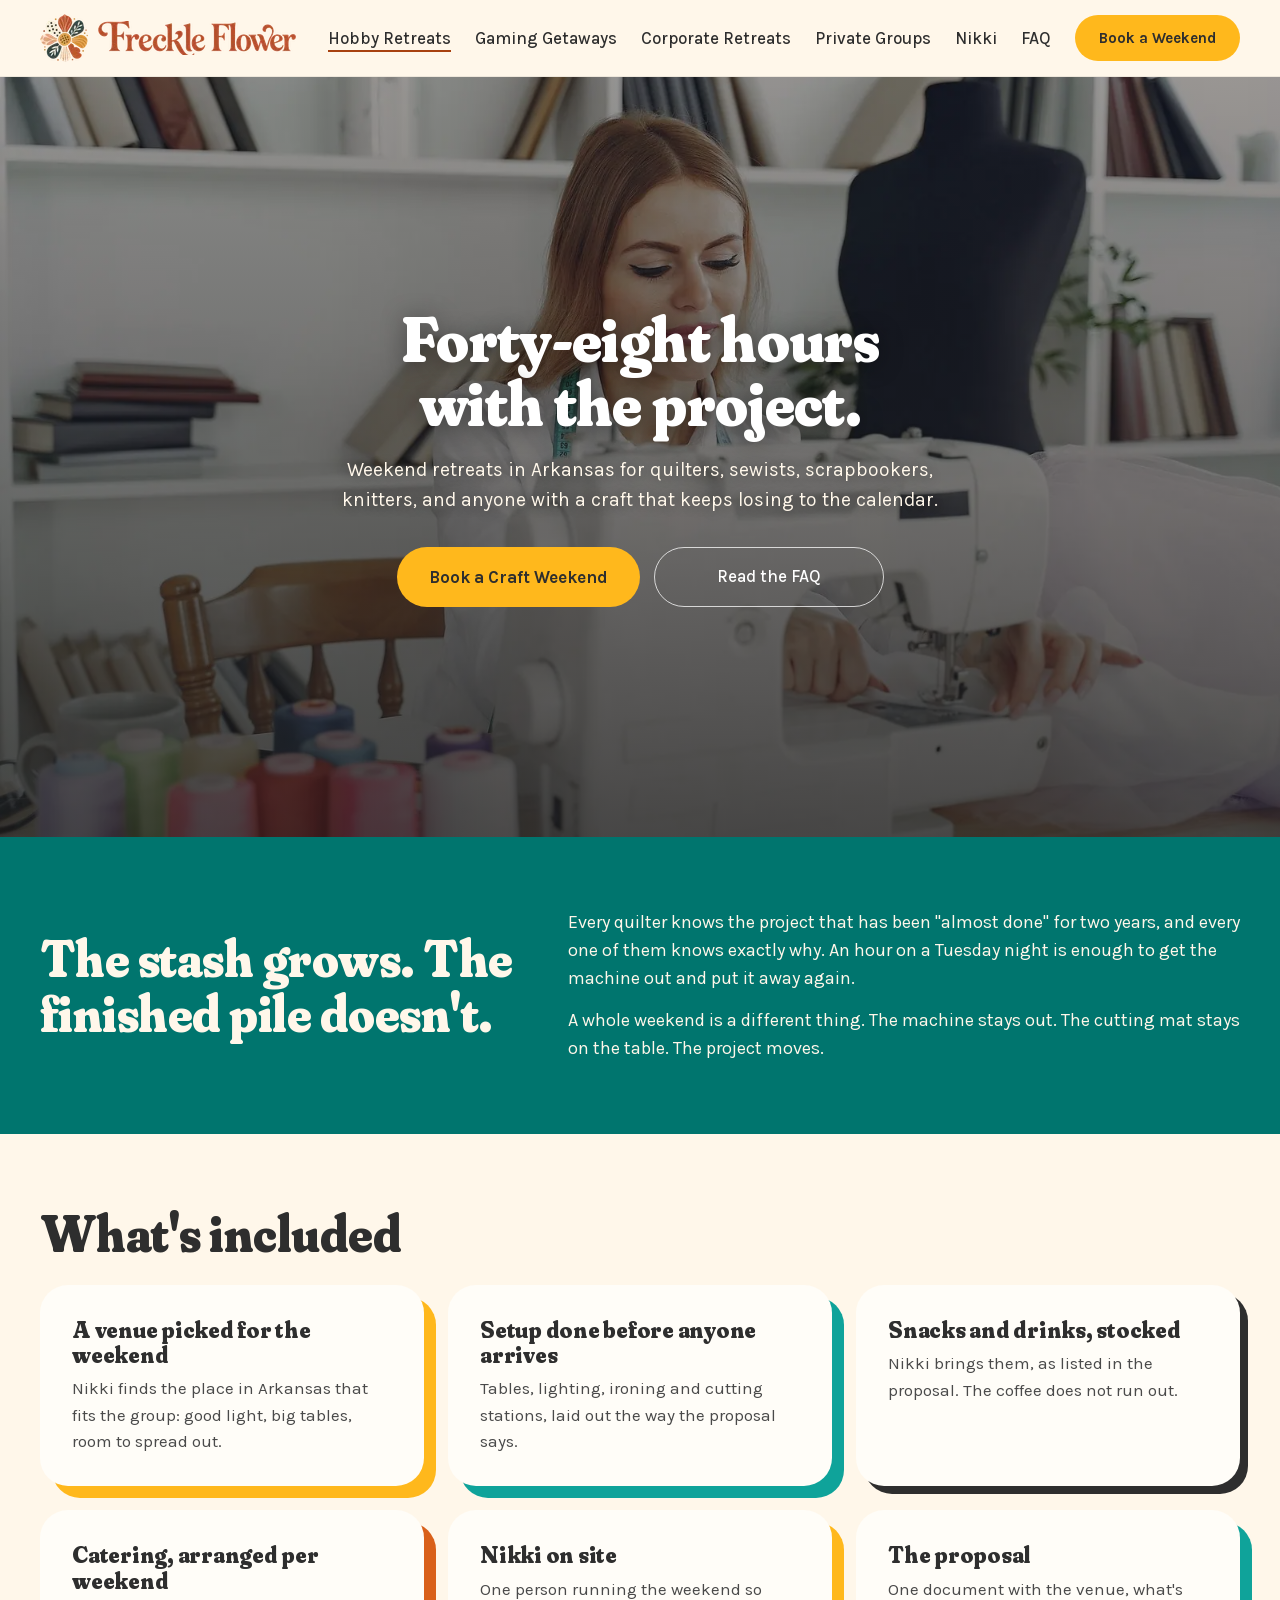
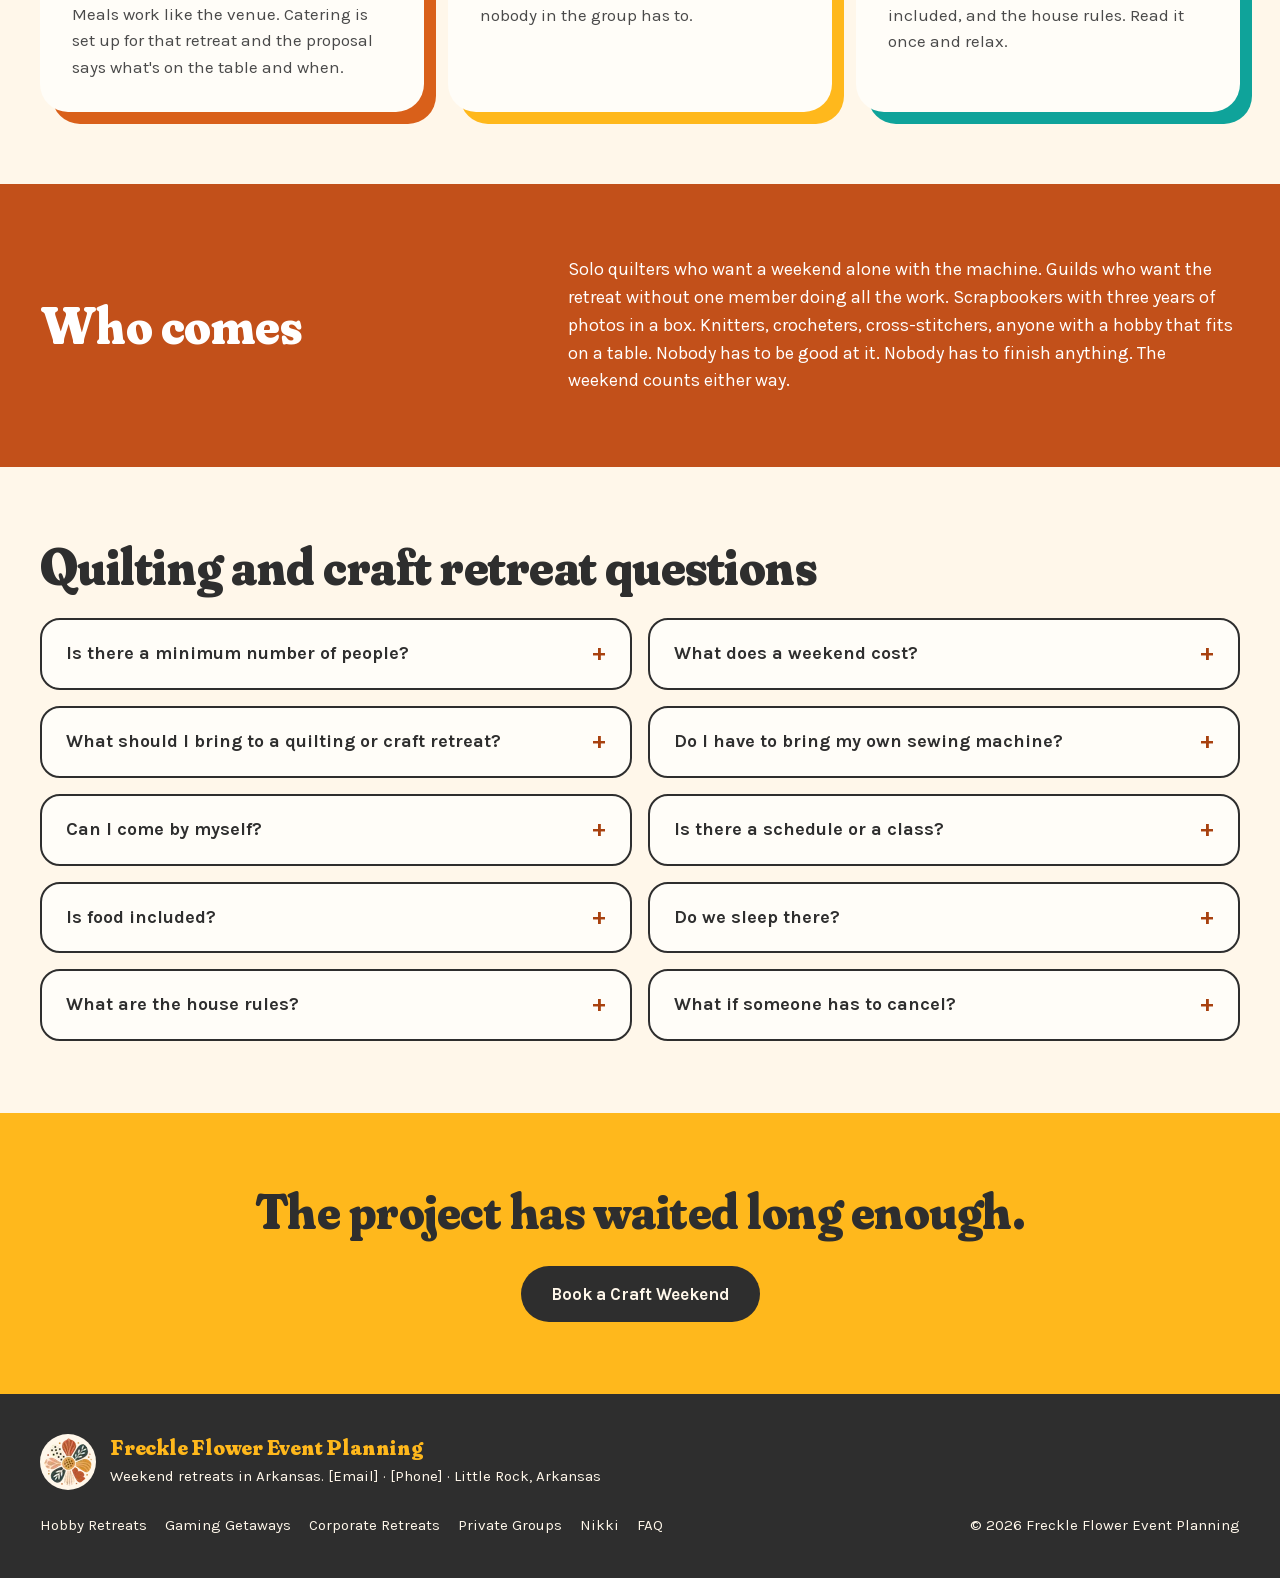
<file: public/hobby-retreats.html>
<!doctype html>
<html lang="en">
<head>
<meta charset="utf-8">
<meta name="viewport" content="width=device-width, initial-scale=1">
<title>Quilting, Sewing, and Craft Retreats in Arkansas | Freckle Flower Event Planning</title>
<meta name="description" content="Weekend quilting, sewing, scrapbooking, and craft retreats in Arkansas. A venue picked for the weekend, tables set, snacks stocked. Books at five people.">
<meta name="theme-color" content="#FFF7EA">
<link rel="icon" href="favicon-48.png" sizes="48x48" type="image/png">
<link rel="icon" href="favicon-32.png" sizes="32x32" type="image/png">
<link rel="apple-touch-icon" href="apple-touch-icon.png">
<link rel="preload" as="image" imagesrcset="assets/img/hero-sewing-480.webp 480w, assets/img/hero-sewing-800.webp 800w, assets/img/hero-sewing-1200.webp 1200w, assets/img/hero-sewing-1600.webp 1600w" imagesizes="100vw" fetchpriority="high">
<link rel="preload" href="assets/fonts/fraunces-800.woff2" as="font" type="font/woff2" crossorigin>
<link rel="preload" href="assets/fonts/karla-latin.woff2" as="font" type="font/woff2" crossorigin>
<style>@font-face{font-family:'Fraunces';font-style:normal;font-weight:800;font-display:swap;src:url(assets/fonts/fraunces-800.woff2) format('woff2')}
@font-face{font-family:'Karla';font-style:normal;font-weight:400 800;font-display:swap;src:url(assets/fonts/karla-latin.woff2) format('woff2')}
:root{--terracotta:#D9601A;--terracotta-deep:#C2501A;--cream:#FFF7EA;--cream-light:#FFFDF8;--marigold:#FFB81C;--teal:#0FA39A;--teal-deep:#00756E;--charcoal:#2E2E2E;--muted:#4A4A4A;--ink:var(--charcoal);--rust:var(--terracotta-deep);--rust-text:#A8410F;--on-terracotta:#FFFFFF;--card:var(--cream-light)}
*{box-sizing:border-box}
html{scroll-behavior:smooth}
body{margin:0;background:var(--cream);color:var(--ink);font-family:Karla,Arial,Helvetica,sans-serif;font-size:17px;line-height:1.55}
img,video{max-width:100%;display:block}
img{height:auto}
a{color:var(--rust-text)}
.display{font-family:Fraunces,'Times New Roman',Times,serif;font-variation-settings:"SOFT" 100,"WONK" 1;letter-spacing:-.01em;font-weight:800;line-height:1.05}
h1,h2,h3{margin:0}
h2.display{font-size:clamp(30px,4.4vw,52px);margin-bottom:24px;text-wrap:balance}
h3.display{font-size:24px;margin-bottom:8px}
p{margin:0 0 14px}
p:last-child{margin-bottom:0}
.wrap{width:min(1200px,100% - 32px);margin-inline:auto}
.text-rust{color:var(--terracotta-deep)}.text-teal{color:var(--teal-deep)}.text-charcoal{color:var(--charcoal)}
.lead{font-size:19px;color:var(--muted)}
.prose{color:var(--muted);font-size:18px}
.prose .strong,.strong{color:var(--ink);font-weight:500}
.prose h2{color:var(--ink)}
.eyebrow{display:inline-block;background:var(--marigold);color:var(--charcoal);border-radius:999px;padding:8px 16px;font-size:13px;font-weight:700;letter-spacing:.08em;text-transform:uppercase;margin-bottom:16px}


/* nav */
.nav{background:var(--cream);position:sticky;top:0;z-index:20;border-bottom:1px solid rgba(46,46,46,.08)}
.nav-inner{display:flex;align-items:center;justify-content:space-between;min-height:76px;gap:16px}
.brand{display:flex;align-items:center;gap:10px;text-decoration:none;flex:0 0 auto}
.brand-flower{width:48px;height:48px}
.brand-word{width:198px;height:34px}
@media (max-width:380px){.brand-flower{width:40px;height:40px}.brand-word{width:163px;height:28px}}
.menu ul{list-style:none;margin:0;padding:0;display:flex;gap:24px;align-items:center;font-weight:500}
.menu a{color:var(--ink);text-decoration:none}
.menu a.active{border-bottom:2px solid var(--rust-text);padding-bottom:2px}
.nav-toggle{display:none;background:none;border:0;width:44px;height:44px;padding:8px;cursor:pointer;flex-direction:column;justify-content:center;gap:6px}
.nav-toggle span{display:block;height:3px;background:var(--ink);border-radius:2px}
@media (max-width:1100px){
  .nav-toggle{display:flex}
  .menu{display:none;position:absolute;left:0;right:0;top:100%;background:var(--cream);border-bottom:1px solid rgba(46,46,46,.1);padding:12px 16px 20px}
  .menu.open{display:block}
  .menu ul{flex-direction:column;align-items:flex-start;gap:14px}
  .menu ul li{width:100%}.menu a{display:block;padding:8px 0;font-size:18px}
}

/* buttons */
.btn{display:inline-block;padding:16px 28px;border-radius:999px;font-weight:700;font-size:17px;text-decoration:none;color:var(--ink);border:2px solid transparent;cursor:pointer;font-family:inherit;line-height:1.2}
.btn-accent{background:var(--marigold)}
.btn-secondary{background:transparent;border:1.5px solid rgba(46,46,46,.55);font-weight:500}
.btn-ink{background:var(--ink);color:var(--cream)}
.c-marigold{background:var(--marigold)}.c-ink{background:var(--ink);color:var(--cream)}.c-teal{background:var(--teal-deep);color:var(--cream)}.c-terracotta{background:var(--terracotta-deep);color:var(--on-terracotta)}
.menu .btn{padding:12px 22px;font-size:15px}
.btn-row{display:flex;gap:14px;flex-wrap:wrap;margin-top:8px}
.link{font-weight:700;text-decoration:none;color:var(--rust-text);border-bottom:2px solid var(--rust-text)}

/* hero */
.page-title{font-size:clamp(36px,5.5vw,64px);line-height:1;margin-bottom:16px}
@media (max-width:900px){
  .eyebrow{font-size:12px;letter-spacing:.06em;border-radius:14px;padding:7px 12px}
}

/* cards */
.card{background:var(--card);border-radius:28px;padding:32px;color:var(--ink)}
.card p{color:var(--muted)}
.card svg{color:var(--ink);margin-bottom:12px}
.shadow-marigold{box-shadow:12px 12px 0 var(--marigold)}
.shadow-terracotta{box-shadow:12px 12px 0 var(--terracotta)}
.shadow-teal{box-shadow:12px 12px 0 var(--teal)}

.shadow-ink{box-shadow:8px 8px 0 var(--ink)}
.card-link{text-decoration:none;background:var(--cream);display:flex;flex-direction:column;gap:6px}
.card-link .more{font-weight:700;margin-top:auto}

/* sections */
.band{padding:72px 0}
.band-teal{background:var(--teal-deep);color:var(--cream)}.band-terracotta{background:var(--terracotta-deep);color:var(--on-terracotta)}
.band-teal .display,.band-teal .prose,.band-teal .prose .strong,.band-teal h2.text-rust{color:var(--cream)}
.band-terracotta .display,.band-terracotta .prose,.band-terracotta .prose .strong,.band-terracotta .step p,.band-terracotta .step h3{color:var(--on-terracotta)}
.band-teal .card .display,.band-terracotta .card .display{color:var(--charcoal)}.band-marigold{background:var(--marigold)}
.two-col{display:grid;grid-template-columns:minmax(0,5fr) minmax(0,7fr);gap:48px;align-items:center}
.two-col h2{margin-bottom:0}
.grid{display:grid;gap:24px}
.grid-3{grid-template-columns:repeat(3,minmax(0,1fr))}
.grid-2{grid-template-columns:repeat(2,minmax(0,1fr))}
@media (max-width:900px){.two-col{grid-template-columns:1fr;gap:20px}.grid-3{grid-template-columns:1fr}.grid-2{grid-template-columns:1fr}.band{padding:56px 0}}
.band .btn-row{margin-top:36px;justify-content:center}
.cta-inner{display:flex;flex-direction:column;align-items:center;text-align:center;gap:28px}
.cta-inner h2{margin:0;max-width:820px;font-size:clamp(30px,4.2vw,50px);text-wrap:balance}

/* group video band: video on top, card overlapping its bottom edge */
.party{position:relative;padding:0 0 56px;background:var(--cream)}
.party-media{position:relative;width:100%;height:min(68vh,640px);min-height:320px;overflow:hidden;background:var(--cream)}
.party-poster,.party-video{position:absolute;inset:0;width:100%;height:100%;max-width:none;object-fit:cover;object-position:center 30%}
.party-video{opacity:0;transition:opacity .9s ease}
.party-video.is-on{opacity:1}
.party-card{position:relative;margin-top:-72px;max-width:720px;background:var(--card);padding:40px 44px}
@media (max-width:900px){.party{padding-bottom:44px}.party-media{height:auto;min-height:0;aspect-ratio:4/3}.party-card{margin-top:-44px;max-width:none}}
@media (min-width:600px) and (max-width:900px){.party-media{aspect-ratio:16/9}}

/* guide: Nikki at the center of a flower */
.guide{display:grid;grid-template-columns:400px minmax(0,1fr);gap:64px;align-items:center}
.guide-photo{position:relative;width:100%;max-width:400px;aspect-ratio:1/1;margin:0 auto}
.guide-photo .petals{position:absolute;inset:0;width:100%;height:100%}
.guide-photo img{position:absolute;left:16%;top:16%;width:68%;height:68%;max-width:none;object-fit:cover;object-position:46% 28%;border-radius:50%;border:6px solid var(--cream);box-shadow:0 6px 0 rgba(46,46,46,.12)}
.badge{position:absolute;left:50%;bottom:2%;translate:-50% 0;white-space:nowrap;background:var(--ink);color:var(--cream);border-radius:999px;padding:10px 18px;font-weight:700;font-size:15px}
.pills{display:flex;gap:10px;flex-wrap:wrap;margin-top:16px}
.pills span{background:var(--terracotta-deep);color:var(--on-terracotta)!important;border-radius:999px;padding:10px 16px;font-size:14px;font-weight:700;color:var(--rust-text)}
@media (max-width:900px){.guide{grid-template-columns:1fr;gap:28px}.guide-photo{max-width:340px}}

/* steps */
.steps .step{border-top:4px solid var(--marigold);padding-top:20px}
.step-cream{border-top-color:var(--cream)!important}
.band-terracotta .num.text-marigold{color:var(--marigold)}
.step .num{font-size:64px;line-height:1;margin-bottom:8px}
.step h3{font-size:24px;margin-bottom:8px}
.step p{color:var(--muted)}

/* lead form */
.lead-card{display:grid;grid-template-columns:minmax(0,1fr) minmax(0,1fr);gap:48px;align-items:center;padding:44px 52px}
.lead-card h2{font-size:clamp(26px,3vw,34px)}
.form{display:flex;flex-direction:column;gap:10px}
.form label{font-size:14px;font-weight:700}
.form input,.form select{font:inherit;padding:13px 16px;border-radius:12px;border:2px solid var(--ink);background:var(--cream);color:var(--ink);width:100%}
.form .btn{align-self:flex-start;margin-top:8px}
@media (max-width:900px){.lead-card{grid-template-columns:1fr;gap:24px;padding:28px}}

/* faq */
.faq-grid{display:grid;grid-template-columns:repeat(2,minmax(0,1fr));gap:16px}
.faq{background:var(--card);border:2px solid var(--ink);border-radius:20px;padding:0}
.faq summary{cursor:pointer;padding:20px 24px;font-weight:700;font-size:18px;list-style:none;display:flex;justify-content:space-between;gap:16px}
.faq summary::-webkit-details-marker{display:none}
.faq summary::after{content:"+";font-size:24px;line-height:1;color:var(--rust-text);flex:0 0 auto}
.faq[open] summary::after{content:"\2013"}
.faq p{padding:0 24px 22px;color:var(--muted);margin:0}
.faq-img{width:100%;height:clamp(200px,40vw,380px);object-fit:cover;border-radius:32px;margin-bottom:28px}
@media (max-width:900px){.faq-grid{grid-template-columns:1fr}}

/* footer */
.footer{background:var(--ink);color:var(--cream);padding:40px 0;font-size:15px}
.footer-inner{display:flex;justify-content:space-between;align-items:center;gap:24px;flex-wrap:wrap}
.footer-id{display:flex;align-items:center;gap:14px}
.footer-flower{width:56px;height:56px;flex:0 0 auto;padding:4px;background:var(--cream);border-radius:50%}
.footer-brand{font-size:22px;color:var(--marigold);margin-bottom:6px}
.footer-links{display:flex;gap:18px;flex-wrap:wrap}
.footer-links a{color:var(--cream);text-decoration:none}

/* phone refinements */
.jump{display:flex;gap:12px;flex-wrap:wrap;margin-top:8px}
@media (max-width:640px){
  .party-card{padding:26px 24px}
  .jump{display:grid;grid-template-columns:1fr 1fr;gap:10px}
  .jump .btn{padding:14px 8px;font-size:15px;text-align:center}
  .cta-inner .btn{width:100%;max-width:360px;text-align:center}
  .cta-inner{gap:20px}
}

/* phone hero: one full-width button, secondary as a text link (kept last so it wins) */


/* hero: full-bleed photo, darkened, centered copy, stacked buttons */
.hero{position:relative;isolation:isolate;display:flex;align-items:center;justify-content:center;text-align:center;min-height:min(86vh,760px);padding:64px 0;background:var(--ink);color:#fff;overflow:hidden}
.hero-img{position:absolute;inset:0;z-index:-2;width:100%;height:100%;object-fit:cover}
.hero::before{content:"";position:absolute;inset:0;z-index:-1;background:linear-gradient(180deg,rgba(30,30,30,.45) 0%,rgba(30,30,30,.62) 55%,rgba(30,30,30,.8) 100%)}
.hero > .wrap{width:min(860px,100% - 32px)}
.hero-card{background:none;padding:0;box-shadow:none;border-radius:0;display:flex;flex-direction:column;align-items:center}
.hero-title{font-size:clamp(38px,5vw,72px);line-height:1;color:#fff;margin:0 0 20px;text-wrap:balance;text-shadow:0 2px 24px rgba(0,0,0,.4)}
.hero-title .text-rust{color:var(--marigold)}
.hero .lead{color:var(--cream);font-size:clamp(18px,1.5vw,22px);max-width:34em;margin:0 0 32px;text-shadow:0 1px 12px rgba(0,0,0,.4)}
.hero .btn-row{margin:0;justify-content:center;gap:14px}
.hero .btn{min-width:230px;text-align:center;padding:18px 30px}
.hero .btn-secondary{color:#fff;border-color:rgba(255,255,255,.75)}
@media (max-width:900px){
  .hero{min-height:min(78vh,640px);padding:48px 0}
  .hero .btn-row{flex-direction:column;align-items:stretch;width:100%;max-width:360px;gap:12px}
  .hero .btn-secondary{border:0;text-decoration:underline;text-underline-offset:4px;padding:10px 0}
}
</style>
</head>
<body>
<header class="nav">
<div class="wrap nav-inner">
<a class="brand" href="index.html" aria-label="Freckle Flower Event Planning, home"><img class="brand-flower" src="assets/img/brand/flower-96.webp" srcset="assets/img/brand/flower-48.webp 1x, assets/img/brand/flower-96.webp 2x, assets/img/brand/flower-144.webp 3x" width="48" height="48" alt=""><img class="brand-word" src="assets/img/brand/wordmark-68.webp" srcset="assets/img/brand/wordmark-34.webp 1x, assets/img/brand/wordmark-68.webp 2x, assets/img/brand/wordmark-102.webp 3x" width="198" height="34" alt="Freckle Flower"></a>
<button class="nav-toggle" aria-expanded="false" aria-controls="menu" aria-label="Menu"><span></span><span></span><span></span></button>
<nav id="menu" class="menu"><ul><li><a href="hobby-retreats.html" class=active>Hobby Retreats</a></li><li><a href="gaming-getaways.html">Gaming Getaways</a></li><li><a href="corporate-retreats.html">Corporate Retreats</a></li><li><a href="private-groups.html">Private Groups</a></li><li><a href="index.html#nikki">Nikki</a></li><li><a href="faq.html">FAQ</a></li><li><a class="btn btn-accent" href="index.html#book">Book a Weekend</a></li></ul></nav>
</div>
</header>
<main>
<section class="hero">
<img class="hero-img" src="assets/img/hero-sewing-1600.webp" srcset="assets/img/hero-sewing-480.webp 480w, assets/img/hero-sewing-800.webp 800w, assets/img/hero-sewing-1200.webp 1200w, assets/img/hero-sewing-1600.webp 1600w" sizes="100vw" width="1600" height="1067" alt="A woman smiling at her sewing machine in a bright studio" fetchpriority="high" decoding="async" style="object-position: 70% 40%">
<div class="wrap"><div class="card hero-card shadow-ink">
<h1 class="display hero-title">Forty-eight hours with the project.</h1>
<p class="lead">Weekend retreats in Arkansas for quilters, sewists, scrapbookers, knitters, and anyone with a craft that keeps losing to the calendar.</p>
<div class="btn-row"><a class="btn btn-accent" href="#book">Book a Craft Weekend</a><a class="btn btn-secondary" href="faq.html">Read the FAQ</a></div>
</div></div>
</section>
<section class="band band-teal"><div class="wrap two-col">
<h2 class="display text-rust">The stash grows. The finished pile doesn't.</h2><div class="prose"><p>Every quilter knows the project that has been "almost done" for two years, and every one of them knows exactly why. An hour on a Tuesday night is enough to get the machine out and put it away again.</p><p>A whole weekend is a different thing. The machine stays out. The cutting mat stays on the table. The project moves.</p></div>
</div></section>
<section class="band"><div class="wrap">
<h2 class="display">What's included</h2><div class="grid grid-3"><div class="card shadow-marigold"><h3 class="display">A venue picked for the weekend</h3><p>Nikki finds the place in Arkansas that fits the group: good light, big tables, room to spread out.</p></div><div class="card shadow-teal"><h3 class="display">Setup done before anyone arrives</h3><p>Tables, lighting, ironing and cutting stations, laid out the way the proposal says.</p></div><div class="card shadow-ink"><h3 class="display">Snacks and drinks, stocked</h3><p>Nikki brings them, as listed in the proposal. The coffee does not run out.</p></div><div class="card shadow-terracotta"><h3 class="display">Catering, arranged per weekend</h3><p>Meals work like the venue. Catering is set up for that retreat and the proposal says what's on the table and when.</p></div><div class="card shadow-marigold"><h3 class="display">Nikki on site</h3><p>One person running the weekend so nobody in the group has to.</p></div><div class="card shadow-teal"><h3 class="display">The proposal</h3><p>One document with the venue, what's included, and the house rules. Read it once and relax.</p></div></div>
</div></section>
<section class="band band-terracotta"><div class="wrap two-col">
<h2 class="display">Who comes</h2><div class="prose"><p>Solo quilters who want a weekend alone with the machine. Guilds who want the retreat without one member doing all the work. Scrapbookers with three years of photos in a box. Knitters, crocheters, cross-stitchers, anyone with a hobby that fits on a table. Nobody has to be good at it. Nobody has to finish anything. The weekend counts either way.</p></div>
</div></section>
<section class="band"><div class="wrap">
<h2 class="display">Quilting and craft retreat questions</h2><div class="faq-grid"><details class="faq"><summary>Is there a minimum number of people?</summary><p>Yes. A retreat books at five. Get five people together, pick a weekend, and it's on.</p></details><details class="faq"><summary>What does a weekend cost?</summary><p>Every weekend is priced for the group. Headcount, the venue, and what the room needs all move the number, so the quote comes after a quick conversation and lands in the proposal.</p></details><details class="faq"><summary>What should I bring to a quilting or craft retreat?</summary><p>The project, the machine, and the tools you actually use. What Nikki sets up, tables, lighting, ironing and cutting stations, is listed in the proposal so nothing gets packed twice.</p></details><details class="faq"><summary>Do I have to bring my own sewing machine?</summary><p>Yes. Bring the machine you know. There will be a table, an outlet, and light waiting for it.</p></details><details class="faq"><summary>Can I come by myself?</summary><p>Retreats book at five, so bring the guild, the sewing circle, or four friends who've been meaning to. Solo quilters get on the list and hear first when an open weekend has room.</p></details><details class="faq"><summary>Is there a schedule or a class?</summary><p>Only if the group wants one. Nikki plans the weekend around the room: open sewing the whole time, one demo on Saturday, or whatever the group asks for.</p></details><details class="faq"><summary>Is food included?</summary><p>Snacks and drinks, yes. Nikki stocks the weekend with what's listed in the proposal. Meals work like the venue: catering is arranged for that weekend, and the proposal says what's on the table and when.</p></details><details class="faq"><summary>Do we sleep there?</summary><p>Depends on the venue. Some retreats are at a house with beds for everyone. Some are at a workspace with lodging nearby. The proposal says which.</p></details><details class="faq"><summary>What are the house rules?</summary><p>Every venue has its own. Check-in, quiet hours, parking, pets, all of it comes from the property and gets passed along in the proposal so nothing is a surprise.</p></details><details class="faq"><summary>What if someone has to cancel?</summary><p>Once a weekend is booked, it's booked. There are no refunds, so get the five confirmed before booking.</p></details></div>
</div></section>
<section id="book" class="band band-marigold"><div class="wrap cta-inner">
<h2 class="display">The project has waited long enough.</h2><a class="btn btn-ink" href="mailto:[Email]?subject=Booking%20a%20weekend">Book a Craft Weekend</a>
</div></section>
</main>
<footer class="footer">
<div class="wrap footer-inner">
<div class="footer-id"><img class="footer-flower" src="assets/img/brand/flower-96.webp" srcset="assets/img/brand/flower-48.webp 1x, assets/img/brand/flower-96.webp 2x" width="56" height="56" alt="" loading="lazy" decoding="async"><div><div class="display footer-brand">Freckle Flower Event Planning</div><div>Weekend retreats in Arkansas. [Email] · [Phone] · Little Rock, Arkansas</div></div></div>
<nav class="footer-links"><a href="hobby-retreats.html">Hobby Retreats</a><a href="gaming-getaways.html">Gaming Getaways</a><a href="corporate-retreats.html">Corporate Retreats</a><a href="private-groups.html">Private Groups</a><a href="index.html#nikki">Nikki</a><a href="faq.html">FAQ</a></nav>
<div>© 2026 Freckle Flower Event Planning</div>
</div>
</footer>
<script src="script.js"></script>
</body>
</html>
</file>
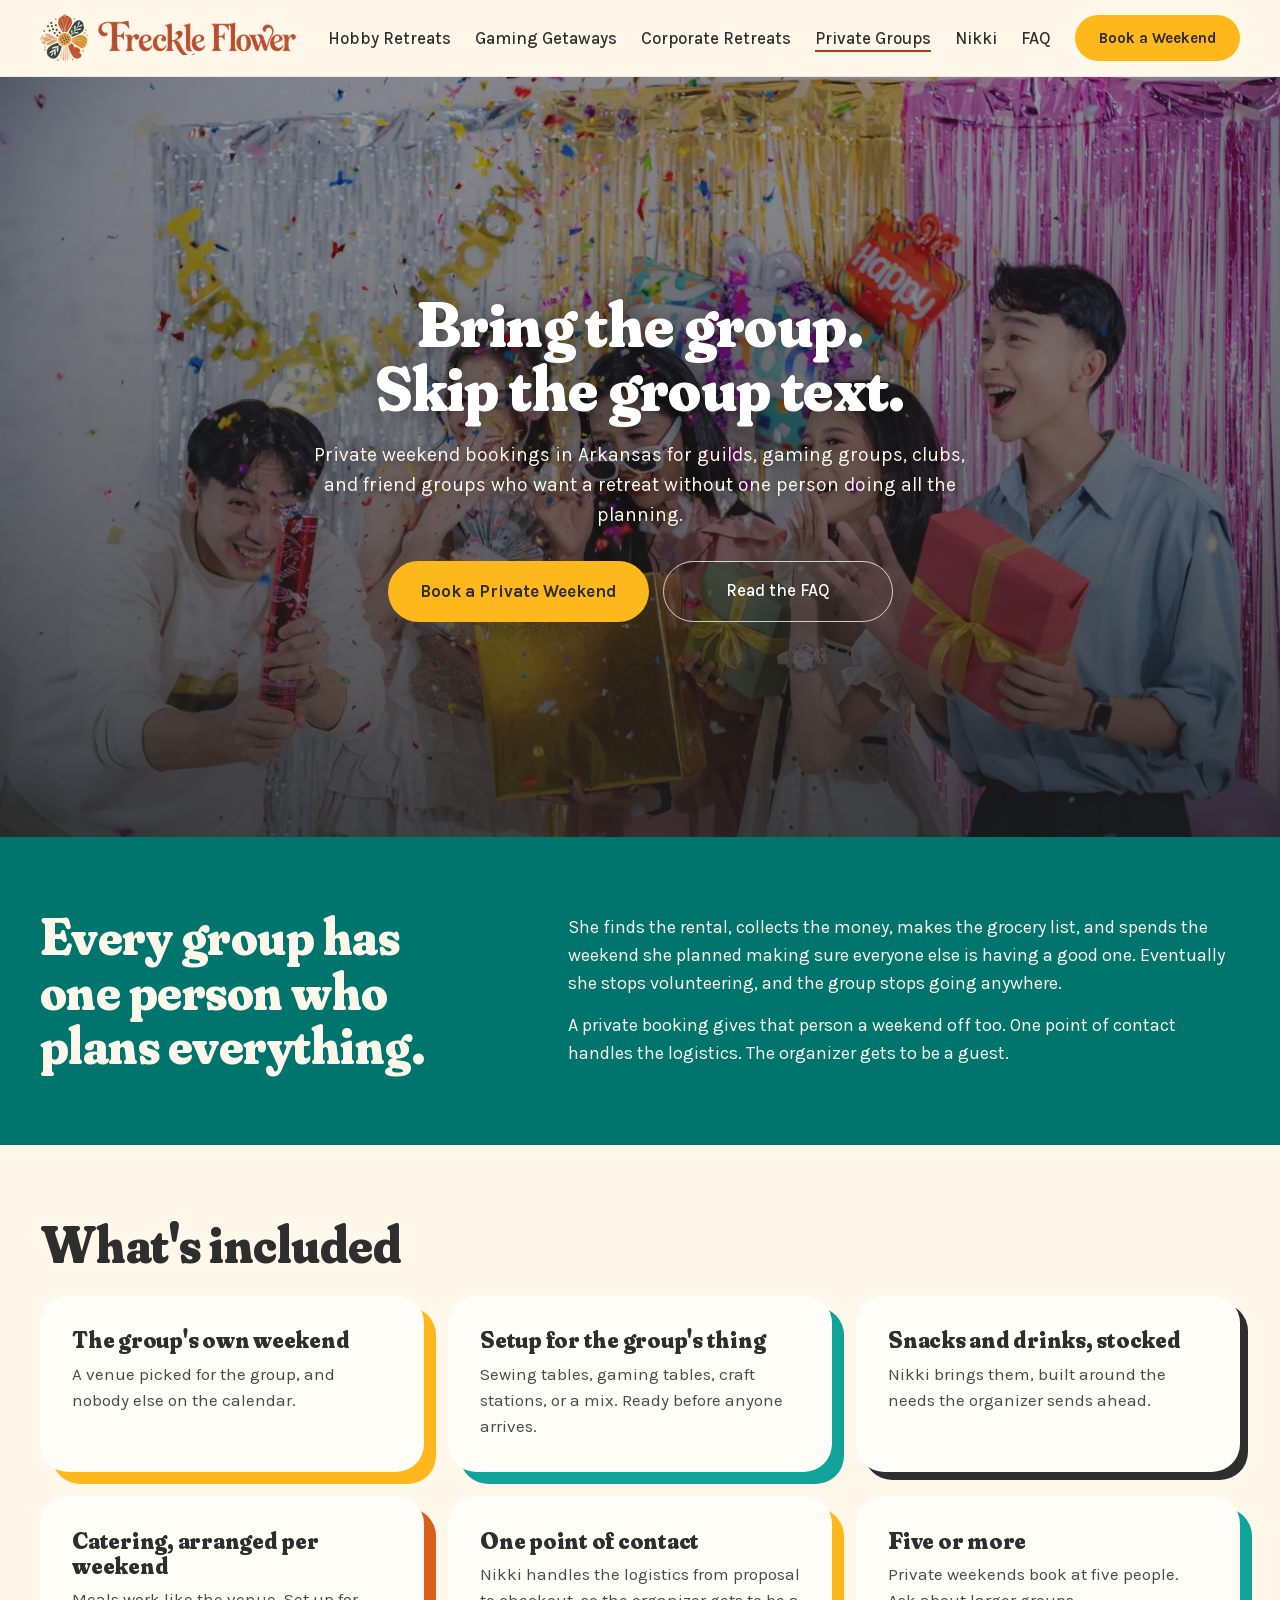
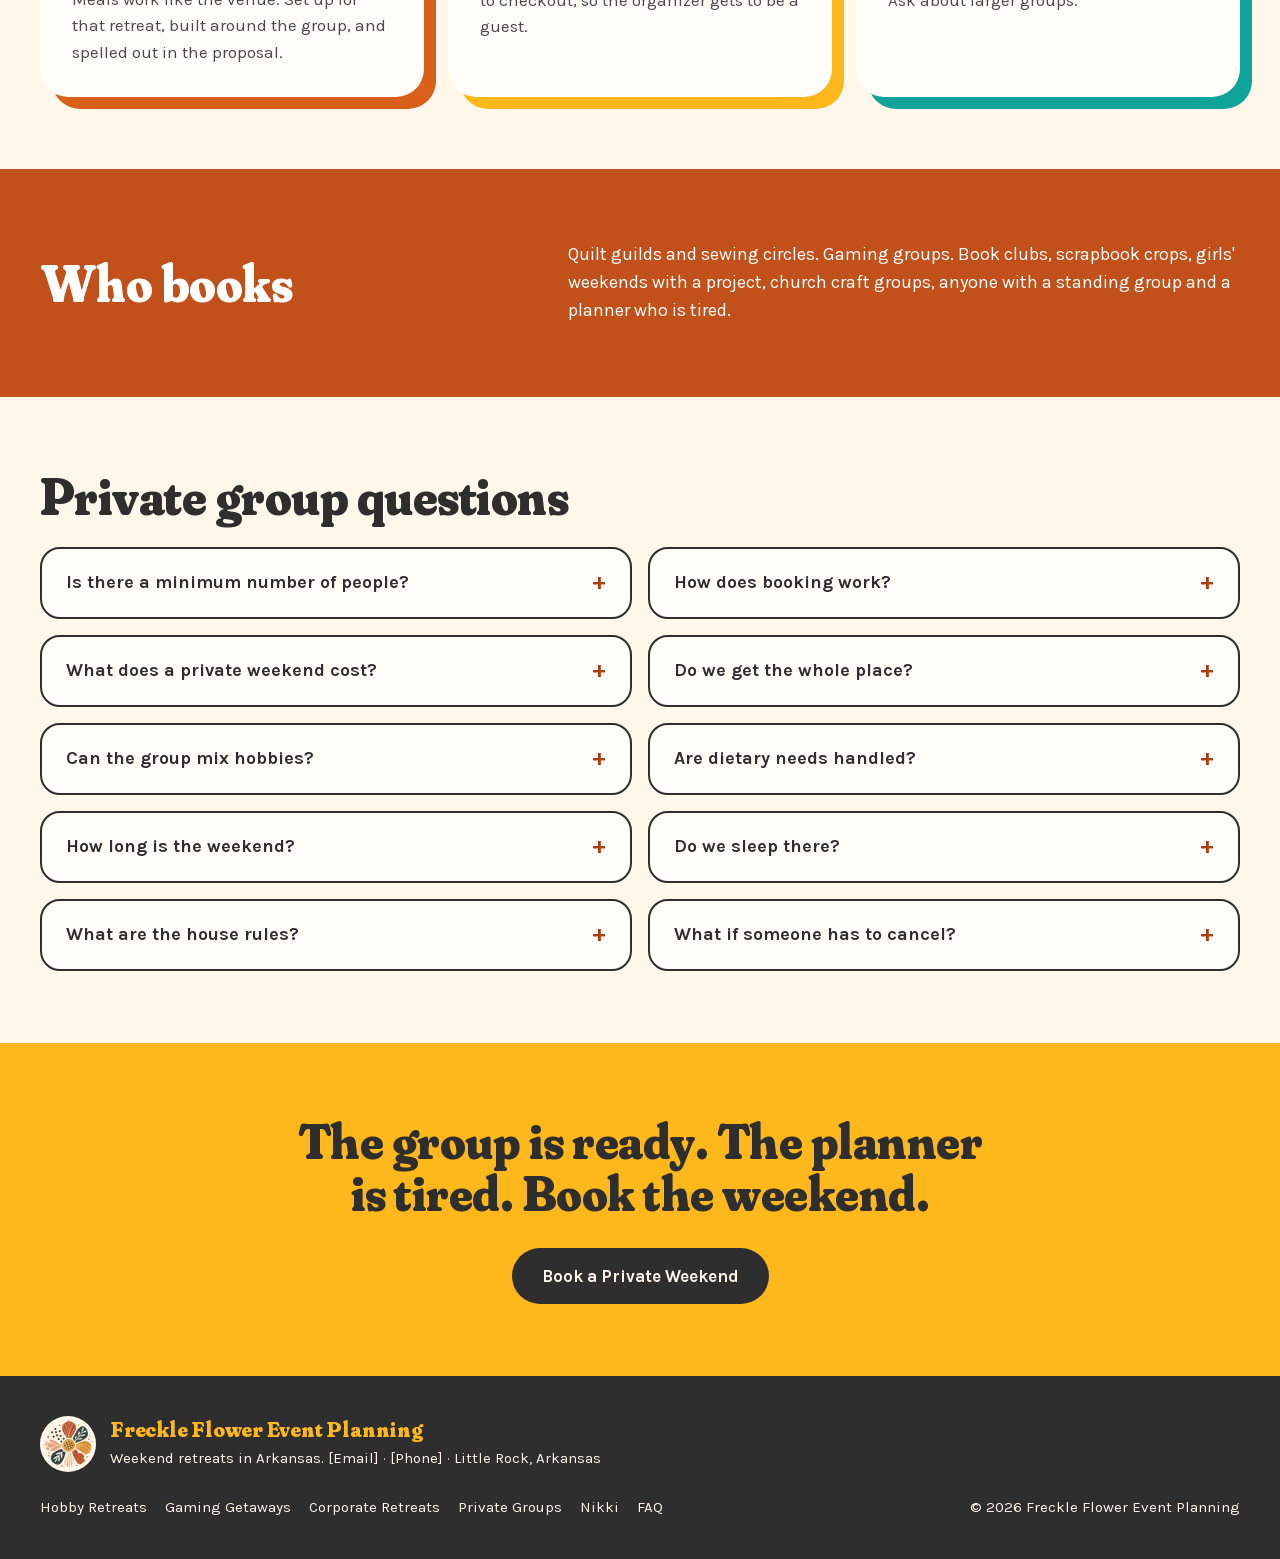
<file: public/private-groups.html>
<!doctype html>
<html lang="en">
<head>
<meta charset="utf-8">
<meta name="viewport" content="width=device-width, initial-scale=1">
<title>Private Group Retreats in Arkansas | Freckle Flower Event Planning</title>
<meta name="description" content="Private weekend bookings in Arkansas for quilt guilds, gaming groups, clubs, and friend groups. One organizer, one point of contact, the whole weekend to yourselves.">
<meta name="theme-color" content="#FFF7EA">
<link rel="icon" href="favicon-48.png" sizes="48x48" type="image/png">
<link rel="icon" href="favicon-32.png" sizes="32x32" type="image/png">
<link rel="apple-touch-icon" href="apple-touch-icon.png">
<link rel="preload" as="image" imagesrcset="assets/img/party-color-480.webp 480w, assets/img/party-color-800.webp 800w, assets/img/party-color-1200.webp 1200w, assets/img/party-color-1600.webp 1600w" imagesizes="100vw" fetchpriority="high">
<link rel="preload" href="assets/fonts/fraunces-800.woff2" as="font" type="font/woff2" crossorigin>
<link rel="preload" href="assets/fonts/karla-latin.woff2" as="font" type="font/woff2" crossorigin>
<style>@font-face{font-family:'Fraunces';font-style:normal;font-weight:800;font-display:swap;src:url(assets/fonts/fraunces-800.woff2) format('woff2')}
@font-face{font-family:'Karla';font-style:normal;font-weight:400 800;font-display:swap;src:url(assets/fonts/karla-latin.woff2) format('woff2')}
:root{--terracotta:#D9601A;--terracotta-deep:#C2501A;--cream:#FFF7EA;--cream-light:#FFFDF8;--marigold:#FFB81C;--teal:#0FA39A;--teal-deep:#00756E;--charcoal:#2E2E2E;--muted:#4A4A4A;--ink:var(--charcoal);--rust:var(--terracotta-deep);--rust-text:#A8410F;--on-terracotta:#FFFFFF;--card:var(--cream-light)}
*{box-sizing:border-box}
html{scroll-behavior:smooth}
body{margin:0;background:var(--cream);color:var(--ink);font-family:Karla,Arial,Helvetica,sans-serif;font-size:17px;line-height:1.55}
img,video{max-width:100%;display:block}
img{height:auto}
a{color:var(--rust-text)}
.display{font-family:Fraunces,'Times New Roman',Times,serif;font-variation-settings:"SOFT" 100,"WONK" 1;letter-spacing:-.01em;font-weight:800;line-height:1.05}
h1,h2,h3{margin:0}
h2.display{font-size:clamp(30px,4.4vw,52px);margin-bottom:24px;text-wrap:balance}
h3.display{font-size:24px;margin-bottom:8px}
p{margin:0 0 14px}
p:last-child{margin-bottom:0}
.wrap{width:min(1200px,100% - 32px);margin-inline:auto}
.text-rust{color:var(--terracotta-deep)}.text-teal{color:var(--teal-deep)}.text-charcoal{color:var(--charcoal)}
.lead{font-size:19px;color:var(--muted)}
.prose{color:var(--muted);font-size:18px}
.prose .strong,.strong{color:var(--ink);font-weight:500}
.prose h2{color:var(--ink)}
.eyebrow{display:inline-block;background:var(--marigold);color:var(--charcoal);border-radius:999px;padding:8px 16px;font-size:13px;font-weight:700;letter-spacing:.08em;text-transform:uppercase;margin-bottom:16px}


/* nav */
.nav{background:var(--cream);position:sticky;top:0;z-index:20;border-bottom:1px solid rgba(46,46,46,.08)}
.nav-inner{display:flex;align-items:center;justify-content:space-between;min-height:76px;gap:16px}
.brand{display:flex;align-items:center;gap:10px;text-decoration:none;flex:0 0 auto}
.brand-flower{width:48px;height:48px}
.brand-word{width:198px;height:34px}
@media (max-width:380px){.brand-flower{width:40px;height:40px}.brand-word{width:163px;height:28px}}
.menu ul{list-style:none;margin:0;padding:0;display:flex;gap:24px;align-items:center;font-weight:500}
.menu a{color:var(--ink);text-decoration:none}
.menu a.active{border-bottom:2px solid var(--rust-text);padding-bottom:2px}
.nav-toggle{display:none;background:none;border:0;width:44px;height:44px;padding:8px;cursor:pointer;flex-direction:column;justify-content:center;gap:6px}
.nav-toggle span{display:block;height:3px;background:var(--ink);border-radius:2px}
@media (max-width:1100px){
  .nav-toggle{display:flex}
  .menu{display:none;position:absolute;left:0;right:0;top:100%;background:var(--cream);border-bottom:1px solid rgba(46,46,46,.1);padding:12px 16px 20px}
  .menu.open{display:block}
  .menu ul{flex-direction:column;align-items:flex-start;gap:14px}
  .menu ul li{width:100%}.menu a{display:block;padding:8px 0;font-size:18px}
}

/* buttons */
.btn{display:inline-block;padding:16px 28px;border-radius:999px;font-weight:700;font-size:17px;text-decoration:none;color:var(--ink);border:2px solid transparent;cursor:pointer;font-family:inherit;line-height:1.2}
.btn-accent{background:var(--marigold)}
.btn-secondary{background:transparent;border:1.5px solid rgba(46,46,46,.55);font-weight:500}
.btn-ink{background:var(--ink);color:var(--cream)}
.c-marigold{background:var(--marigold)}.c-ink{background:var(--ink);color:var(--cream)}.c-teal{background:var(--teal-deep);color:var(--cream)}.c-terracotta{background:var(--terracotta-deep);color:var(--on-terracotta)}
.menu .btn{padding:12px 22px;font-size:15px}
.btn-row{display:flex;gap:14px;flex-wrap:wrap;margin-top:8px}
.link{font-weight:700;text-decoration:none;color:var(--rust-text);border-bottom:2px solid var(--rust-text)}

/* hero */
.page-title{font-size:clamp(36px,5.5vw,64px);line-height:1;margin-bottom:16px}
@media (max-width:900px){
  .eyebrow{font-size:12px;letter-spacing:.06em;border-radius:14px;padding:7px 12px}
}

/* cards */
.card{background:var(--card);border-radius:28px;padding:32px;color:var(--ink)}
.card p{color:var(--muted)}
.card svg{color:var(--ink);margin-bottom:12px}
.shadow-marigold{box-shadow:12px 12px 0 var(--marigold)}
.shadow-terracotta{box-shadow:12px 12px 0 var(--terracotta)}
.shadow-teal{box-shadow:12px 12px 0 var(--teal)}

.shadow-ink{box-shadow:8px 8px 0 var(--ink)}
.card-link{text-decoration:none;background:var(--cream);display:flex;flex-direction:column;gap:6px}
.card-link .more{font-weight:700;margin-top:auto}

/* sections */
.band{padding:72px 0}
.band-teal{background:var(--teal-deep);color:var(--cream)}.band-terracotta{background:var(--terracotta-deep);color:var(--on-terracotta)}
.band-teal .display,.band-teal .prose,.band-teal .prose .strong,.band-teal h2.text-rust{color:var(--cream)}
.band-terracotta .display,.band-terracotta .prose,.band-terracotta .prose .strong,.band-terracotta .step p,.band-terracotta .step h3{color:var(--on-terracotta)}
.band-teal .card .display,.band-terracotta .card .display{color:var(--charcoal)}.band-marigold{background:var(--marigold)}
.two-col{display:grid;grid-template-columns:minmax(0,5fr) minmax(0,7fr);gap:48px;align-items:center}
.two-col h2{margin-bottom:0}
.grid{display:grid;gap:24px}
.grid-3{grid-template-columns:repeat(3,minmax(0,1fr))}
.grid-2{grid-template-columns:repeat(2,minmax(0,1fr))}
@media (max-width:900px){.two-col{grid-template-columns:1fr;gap:20px}.grid-3{grid-template-columns:1fr}.grid-2{grid-template-columns:1fr}.band{padding:56px 0}}
.band .btn-row{margin-top:36px;justify-content:center}
.cta-inner{display:flex;flex-direction:column;align-items:center;text-align:center;gap:28px}
.cta-inner h2{margin:0;max-width:820px;font-size:clamp(30px,4.2vw,50px);text-wrap:balance}

/* group video band: video on top, card overlapping its bottom edge */
.party{position:relative;padding:0 0 56px;background:var(--cream)}
.party-media{position:relative;width:100%;height:min(68vh,640px);min-height:320px;overflow:hidden;background:var(--cream)}
.party-poster,.party-video{position:absolute;inset:0;width:100%;height:100%;max-width:none;object-fit:cover;object-position:center 30%}
.party-video{opacity:0;transition:opacity .9s ease}
.party-video.is-on{opacity:1}
.party-card{position:relative;margin-top:-72px;max-width:720px;background:var(--card);padding:40px 44px}
@media (max-width:900px){.party{padding-bottom:44px}.party-media{height:auto;min-height:0;aspect-ratio:4/3}.party-card{margin-top:-44px;max-width:none}}
@media (min-width:600px) and (max-width:900px){.party-media{aspect-ratio:16/9}}

/* guide: Nikki at the center of a flower */
.guide{display:grid;grid-template-columns:400px minmax(0,1fr);gap:64px;align-items:center}
.guide-photo{position:relative;width:100%;max-width:400px;aspect-ratio:1/1;margin:0 auto}
.guide-photo .petals{position:absolute;inset:0;width:100%;height:100%}
.guide-photo img{position:absolute;left:16%;top:16%;width:68%;height:68%;max-width:none;object-fit:cover;object-position:46% 28%;border-radius:50%;border:6px solid var(--cream);box-shadow:0 6px 0 rgba(46,46,46,.12)}
.badge{position:absolute;left:50%;bottom:2%;translate:-50% 0;white-space:nowrap;background:var(--ink);color:var(--cream);border-radius:999px;padding:10px 18px;font-weight:700;font-size:15px}
.pills{display:flex;gap:10px;flex-wrap:wrap;margin-top:16px}
.pills span{background:var(--terracotta-deep);color:var(--on-terracotta)!important;border-radius:999px;padding:10px 16px;font-size:14px;font-weight:700;color:var(--rust-text)}
@media (max-width:900px){.guide{grid-template-columns:1fr;gap:28px}.guide-photo{max-width:340px}}

/* steps */
.steps .step{border-top:4px solid var(--marigold);padding-top:20px}
.step-cream{border-top-color:var(--cream)!important}
.band-terracotta .num.text-marigold{color:var(--marigold)}
.step .num{font-size:64px;line-height:1;margin-bottom:8px}
.step h3{font-size:24px;margin-bottom:8px}
.step p{color:var(--muted)}

/* lead form */
.lead-card{display:grid;grid-template-columns:minmax(0,1fr) minmax(0,1fr);gap:48px;align-items:center;padding:44px 52px}
.lead-card h2{font-size:clamp(26px,3vw,34px)}
.form{display:flex;flex-direction:column;gap:10px}
.form label{font-size:14px;font-weight:700}
.form input,.form select{font:inherit;padding:13px 16px;border-radius:12px;border:2px solid var(--ink);background:var(--cream);color:var(--ink);width:100%}
.form .btn{align-self:flex-start;margin-top:8px}
@media (max-width:900px){.lead-card{grid-template-columns:1fr;gap:24px;padding:28px}}

/* faq */
.faq-grid{display:grid;grid-template-columns:repeat(2,minmax(0,1fr));gap:16px}
.faq{background:var(--card);border:2px solid var(--ink);border-radius:20px;padding:0}
.faq summary{cursor:pointer;padding:20px 24px;font-weight:700;font-size:18px;list-style:none;display:flex;justify-content:space-between;gap:16px}
.faq summary::-webkit-details-marker{display:none}
.faq summary::after{content:"+";font-size:24px;line-height:1;color:var(--rust-text);flex:0 0 auto}
.faq[open] summary::after{content:"\2013"}
.faq p{padding:0 24px 22px;color:var(--muted);margin:0}
.faq-img{width:100%;height:clamp(200px,40vw,380px);object-fit:cover;border-radius:32px;margin-bottom:28px}
@media (max-width:900px){.faq-grid{grid-template-columns:1fr}}

/* footer */
.footer{background:var(--ink);color:var(--cream);padding:40px 0;font-size:15px}
.footer-inner{display:flex;justify-content:space-between;align-items:center;gap:24px;flex-wrap:wrap}
.footer-id{display:flex;align-items:center;gap:14px}
.footer-flower{width:56px;height:56px;flex:0 0 auto;padding:4px;background:var(--cream);border-radius:50%}
.footer-brand{font-size:22px;color:var(--marigold);margin-bottom:6px}
.footer-links{display:flex;gap:18px;flex-wrap:wrap}
.footer-links a{color:var(--cream);text-decoration:none}

/* phone refinements */
.jump{display:flex;gap:12px;flex-wrap:wrap;margin-top:8px}
@media (max-width:640px){
  .party-card{padding:26px 24px}
  .jump{display:grid;grid-template-columns:1fr 1fr;gap:10px}
  .jump .btn{padding:14px 8px;font-size:15px;text-align:center}
  .cta-inner .btn{width:100%;max-width:360px;text-align:center}
  .cta-inner{gap:20px}
}

/* phone hero: one full-width button, secondary as a text link (kept last so it wins) */


/* hero: full-bleed photo, darkened, centered copy, stacked buttons */
.hero{position:relative;isolation:isolate;display:flex;align-items:center;justify-content:center;text-align:center;min-height:min(86vh,760px);padding:64px 0;background:var(--ink);color:#fff;overflow:hidden}
.hero-img{position:absolute;inset:0;z-index:-2;width:100%;height:100%;object-fit:cover}
.hero::before{content:"";position:absolute;inset:0;z-index:-1;background:linear-gradient(180deg,rgba(30,30,30,.45) 0%,rgba(30,30,30,.62) 55%,rgba(30,30,30,.8) 100%)}
.hero > .wrap{width:min(860px,100% - 32px)}
.hero-card{background:none;padding:0;box-shadow:none;border-radius:0;display:flex;flex-direction:column;align-items:center}
.hero-title{font-size:clamp(38px,5vw,72px);line-height:1;color:#fff;margin:0 0 20px;text-wrap:balance;text-shadow:0 2px 24px rgba(0,0,0,.4)}
.hero-title .text-rust{color:var(--marigold)}
.hero .lead{color:var(--cream);font-size:clamp(18px,1.5vw,22px);max-width:34em;margin:0 0 32px;text-shadow:0 1px 12px rgba(0,0,0,.4)}
.hero .btn-row{margin:0;justify-content:center;gap:14px}
.hero .btn{min-width:230px;text-align:center;padding:18px 30px}
.hero .btn-secondary{color:#fff;border-color:rgba(255,255,255,.75)}
@media (max-width:900px){
  .hero{min-height:min(78vh,640px);padding:48px 0}
  .hero .btn-row{flex-direction:column;align-items:stretch;width:100%;max-width:360px;gap:12px}
  .hero .btn-secondary{border:0;text-decoration:underline;text-underline-offset:4px;padding:10px 0}
}
</style>
</head>
<body>
<header class="nav">
<div class="wrap nav-inner">
<a class="brand" href="index.html" aria-label="Freckle Flower Event Planning, home"><img class="brand-flower" src="assets/img/brand/flower-96.webp" srcset="assets/img/brand/flower-48.webp 1x, assets/img/brand/flower-96.webp 2x, assets/img/brand/flower-144.webp 3x" width="48" height="48" alt=""><img class="brand-word" src="assets/img/brand/wordmark-68.webp" srcset="assets/img/brand/wordmark-34.webp 1x, assets/img/brand/wordmark-68.webp 2x, assets/img/brand/wordmark-102.webp 3x" width="198" height="34" alt="Freckle Flower"></a>
<button class="nav-toggle" aria-expanded="false" aria-controls="menu" aria-label="Menu"><span></span><span></span><span></span></button>
<nav id="menu" class="menu"><ul><li><a href="hobby-retreats.html">Hobby Retreats</a></li><li><a href="gaming-getaways.html">Gaming Getaways</a></li><li><a href="corporate-retreats.html">Corporate Retreats</a></li><li><a href="private-groups.html" class=active>Private Groups</a></li><li><a href="index.html#nikki">Nikki</a></li><li><a href="faq.html">FAQ</a></li><li><a class="btn btn-accent" href="index.html#book">Book a Weekend</a></li></ul></nav>
</div>
</header>
<main>
<section class="hero">
<img class="hero-img" src="assets/img/party-color-1600.webp" srcset="assets/img/party-color-480.webp 480w, assets/img/party-color-800.webp 800w, assets/img/party-color-1200.webp 1200w, assets/img/party-color-1600.webp 1600w" sizes="100vw" width="1600" height="1067" alt="Five friends laughing as a confetti popper goes off" fetchpriority="high" decoding="async" style="object-position: center 40%">
<div class="wrap"><div class="card hero-card shadow-ink">
<h1 class="display hero-title">Bring the group. Skip the group text.</h1>
<p class="lead">Private weekend bookings in Arkansas for guilds, gaming groups, clubs, and friend groups who want a retreat without one person doing all the planning.</p>
<div class="btn-row"><a class="btn btn-accent" href="#book">Book a Private Weekend</a><a class="btn btn-secondary" href="faq.html">Read the FAQ</a></div>
</div></div>
</section>
<section class="band band-teal"><div class="wrap two-col">
<h2 class="display text-rust">Every group has one person who plans everything.</h2><div class="prose"><p>She finds the rental, collects the money, makes the grocery list, and spends the weekend she planned making sure everyone else is having a good one. Eventually she stops volunteering, and the group stops going anywhere.</p><p>A private booking gives that person a weekend off too. One point of contact handles the logistics. The organizer gets to be a guest.</p></div>
</div></section>
<section class="band"><div class="wrap">
<h2 class="display">What's included</h2><div class="grid grid-3"><div class="card shadow-marigold"><h3 class="display">The group's own weekend</h3><p>A venue picked for the group, and nobody else on the calendar.</p></div><div class="card shadow-teal"><h3 class="display">Setup for the group's thing</h3><p>Sewing tables, gaming tables, craft stations, or a mix. Ready before anyone arrives.</p></div><div class="card shadow-ink"><h3 class="display">Snacks and drinks, stocked</h3><p>Nikki brings them, built around the needs the organizer sends ahead.</p></div><div class="card shadow-terracotta"><h3 class="display">Catering, arranged per weekend</h3><p>Meals work like the venue. Set up for that retreat, built around the group, and spelled out in the proposal.</p></div><div class="card shadow-marigold"><h3 class="display">One point of contact</h3><p>Nikki handles the logistics from proposal to checkout, so the organizer gets to be a guest.</p></div><div class="card shadow-teal"><h3 class="display">Five or more</h3><p>Private weekends book at five people. Ask about larger groups.</p></div></div>
</div></section>
<section class="band band-terracotta"><div class="wrap two-col">
<h2 class="display">Who books</h2><div class="prose"><p>Quilt guilds and sewing circles. Gaming groups. Book clubs, scrapbook crops, girls' weekends with a project, church craft groups, anyone with a standing group and a planner who is tired.</p></div>
</div></section>
<section class="band"><div class="wrap">
<h2 class="display">Private group questions</h2><div class="faq-grid"><details class="faq"><summary>Is there a minimum number of people?</summary><p>Yes. A retreat books at five. Get five people together, pick a weekend, and it's on.</p></details><details class="faq"><summary>How does booking work?</summary><p>One organizer picks the weekend and becomes the single point of contact. Nikki sends the proposal, the organizer says yes, and everyone else just shows up.</p></details><details class="faq"><summary>What does a private weekend cost?</summary><p>Every private weekend is priced for the group. Headcount, the venue, and the setup all move the number, so the quote follows a quick conversation with the organizer.</p></details><details class="faq"><summary>Do we get the whole place?</summary><p>Yes. A private booking is the group's weekend. Nobody else is on the calendar.</p></details><details class="faq"><summary>Can the group mix hobbies?</summary><p>Yes. Quilters at one table, painters at another, a board game at a third.</p></details><details class="faq"><summary>Are dietary needs handled?</summary><p>The organizer sends the group's needs ahead of time, and the snack list and the catering in the proposal are built around them.</p></details><details class="faq"><summary>How long is the weekend?</summary><p>Most run Friday afternoon to Sunday afternoon, but the group picks. The proposal sets the dates and times.</p></details><details class="faq"><summary>Do we sleep there?</summary><p>Depends on the venue. Some retreats are at a house with beds for everyone. Some are at a workspace with lodging nearby. The proposal says which.</p></details><details class="faq"><summary>What are the house rules?</summary><p>Every venue has its own. Check-in, quiet hours, parking, pets, all of it comes from the property and gets passed along in the proposal so nothing is a surprise.</p></details><details class="faq"><summary>What if someone has to cancel?</summary><p>Once a weekend is booked, it's booked. There are no refunds, so get the five confirmed before booking.</p></details></div>
</div></section>
<section id="book" class="band band-marigold"><div class="wrap cta-inner">
<h2 class="display">The group is ready. The planner is tired. Book the weekend.</h2><a class="btn btn-ink" href="mailto:[Email]?subject=Booking%20a%20weekend">Book a Private Weekend</a>
</div></section>
</main>
<footer class="footer">
<div class="wrap footer-inner">
<div class="footer-id"><img class="footer-flower" src="assets/img/brand/flower-96.webp" srcset="assets/img/brand/flower-48.webp 1x, assets/img/brand/flower-96.webp 2x" width="56" height="56" alt="" loading="lazy" decoding="async"><div><div class="display footer-brand">Freckle Flower Event Planning</div><div>Weekend retreats in Arkansas. [Email] · [Phone] · Little Rock, Arkansas</div></div></div>
<nav class="footer-links"><a href="hobby-retreats.html">Hobby Retreats</a><a href="gaming-getaways.html">Gaming Getaways</a><a href="corporate-retreats.html">Corporate Retreats</a><a href="private-groups.html">Private Groups</a><a href="index.html#nikki">Nikki</a><a href="faq.html">FAQ</a></nav>
<div>© 2026 Freckle Flower Event Planning</div>
</div>
</footer>
<script src="script.js"></script>
</body>
</html>
</file>
